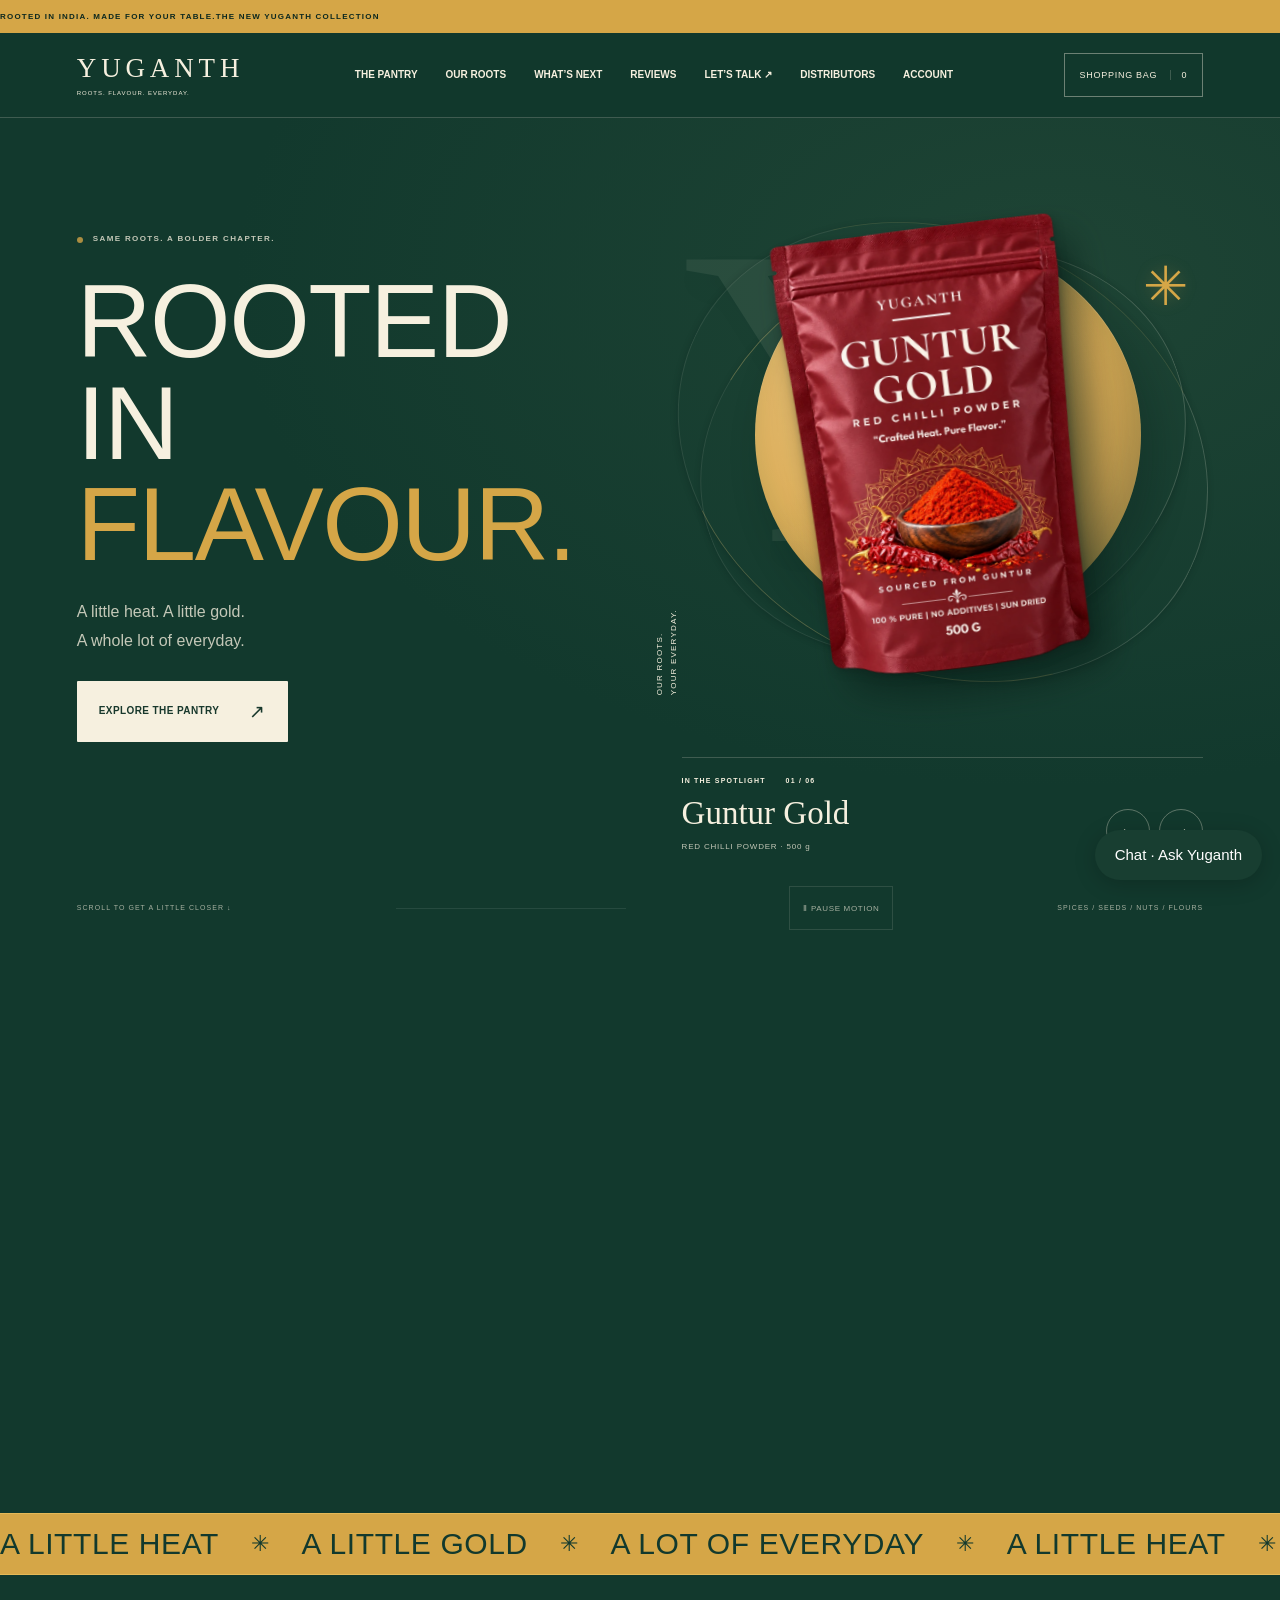
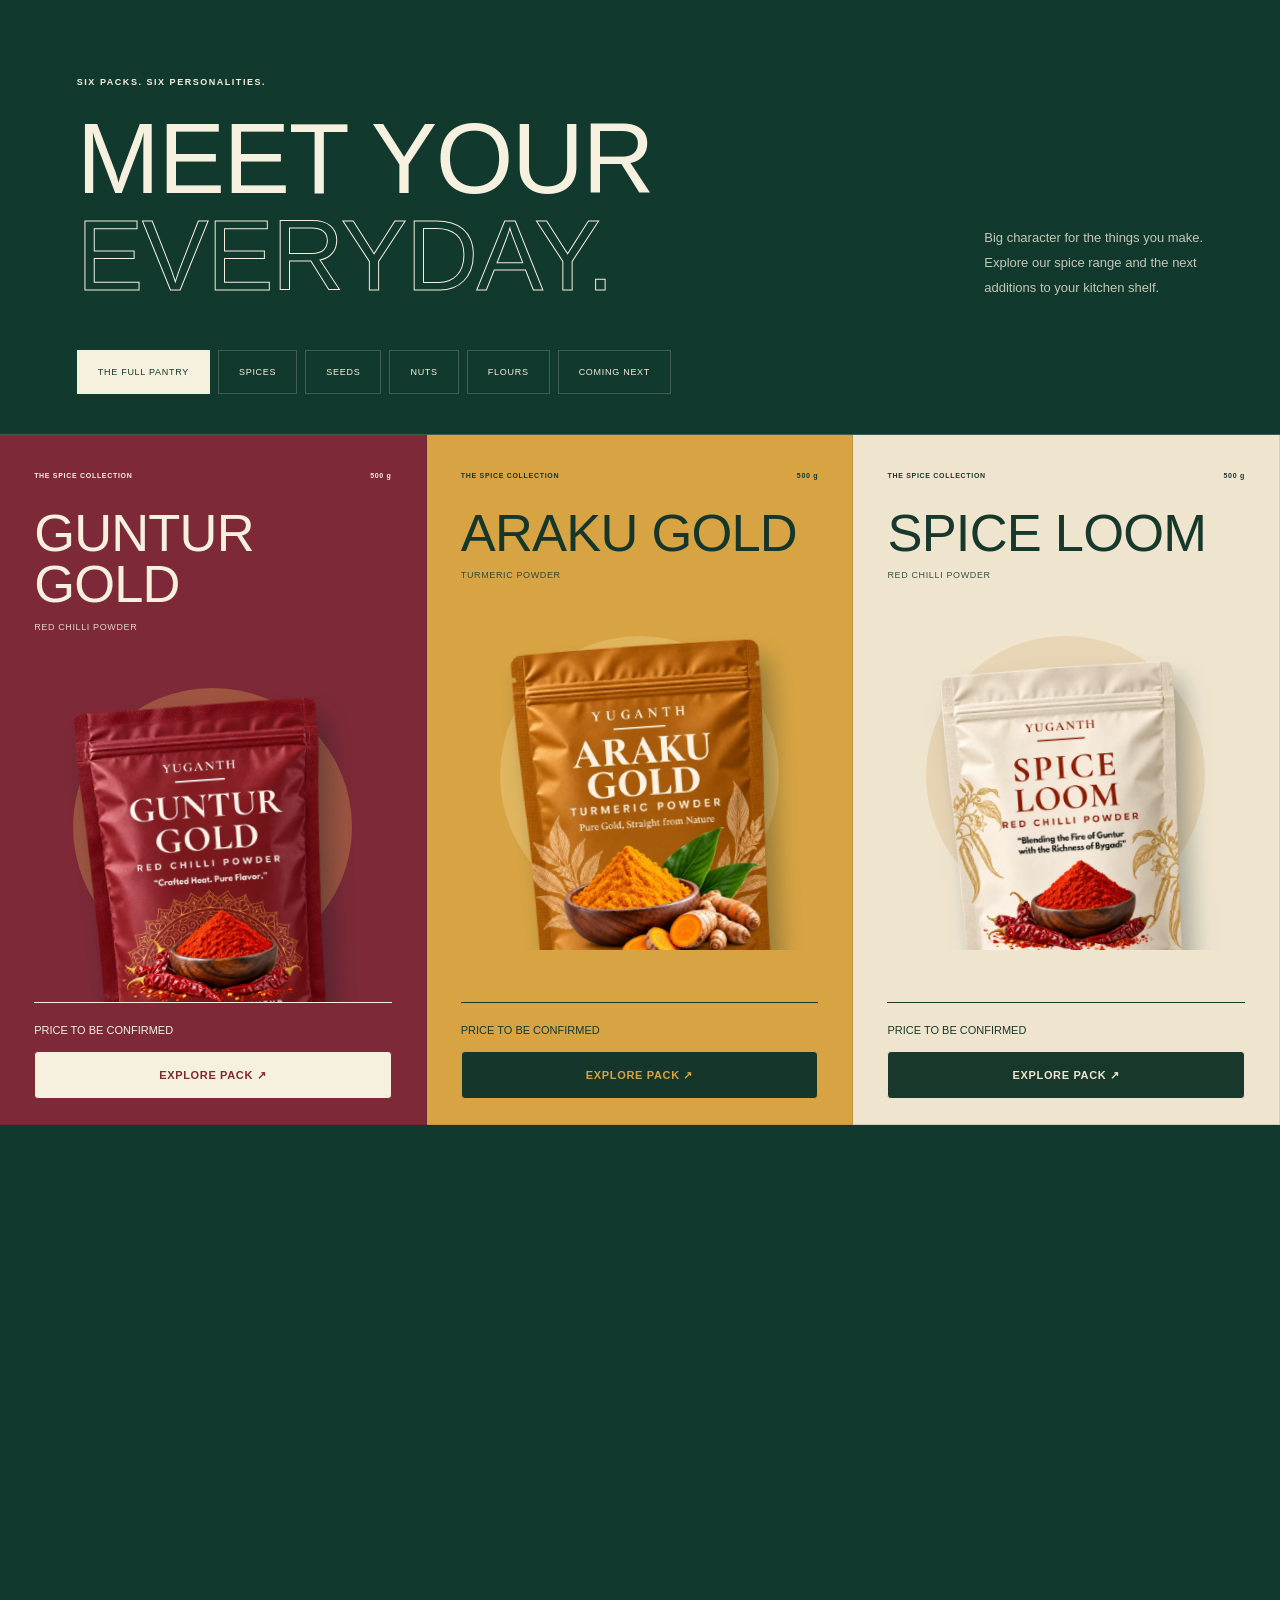
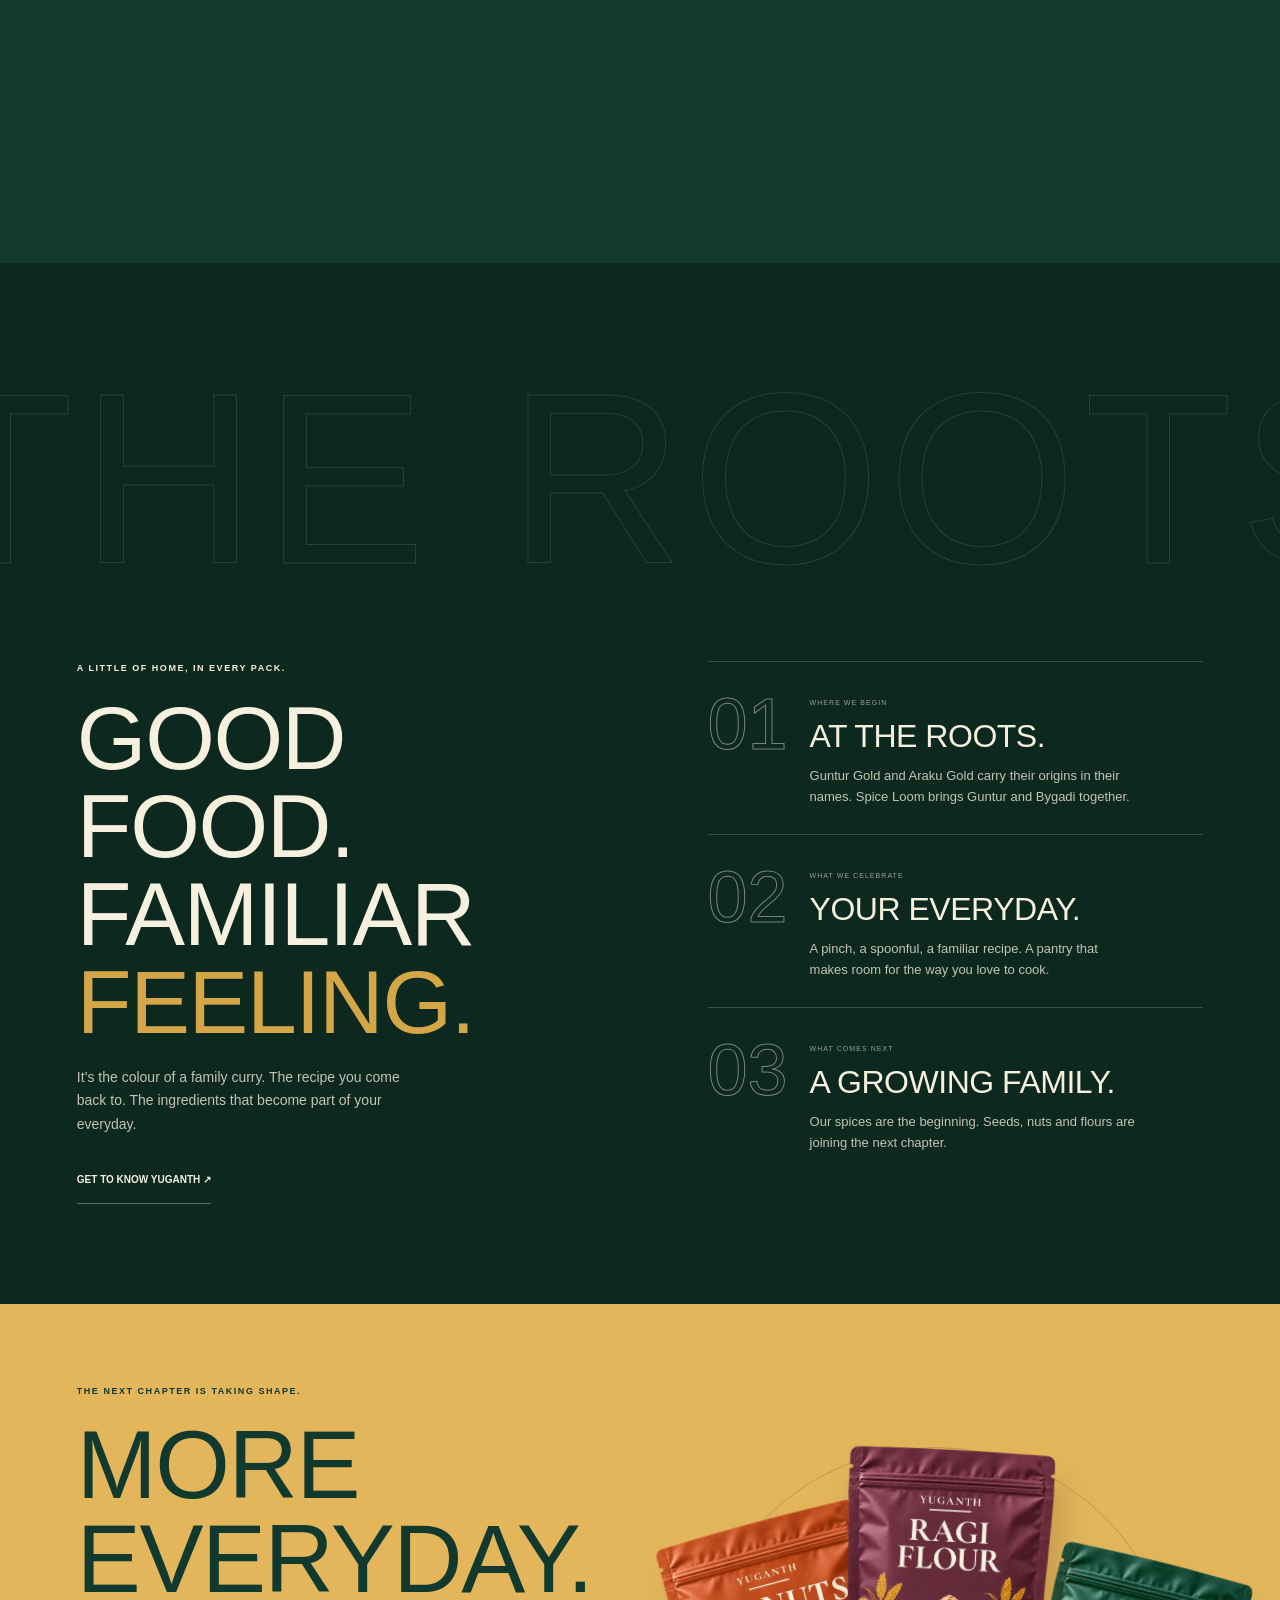
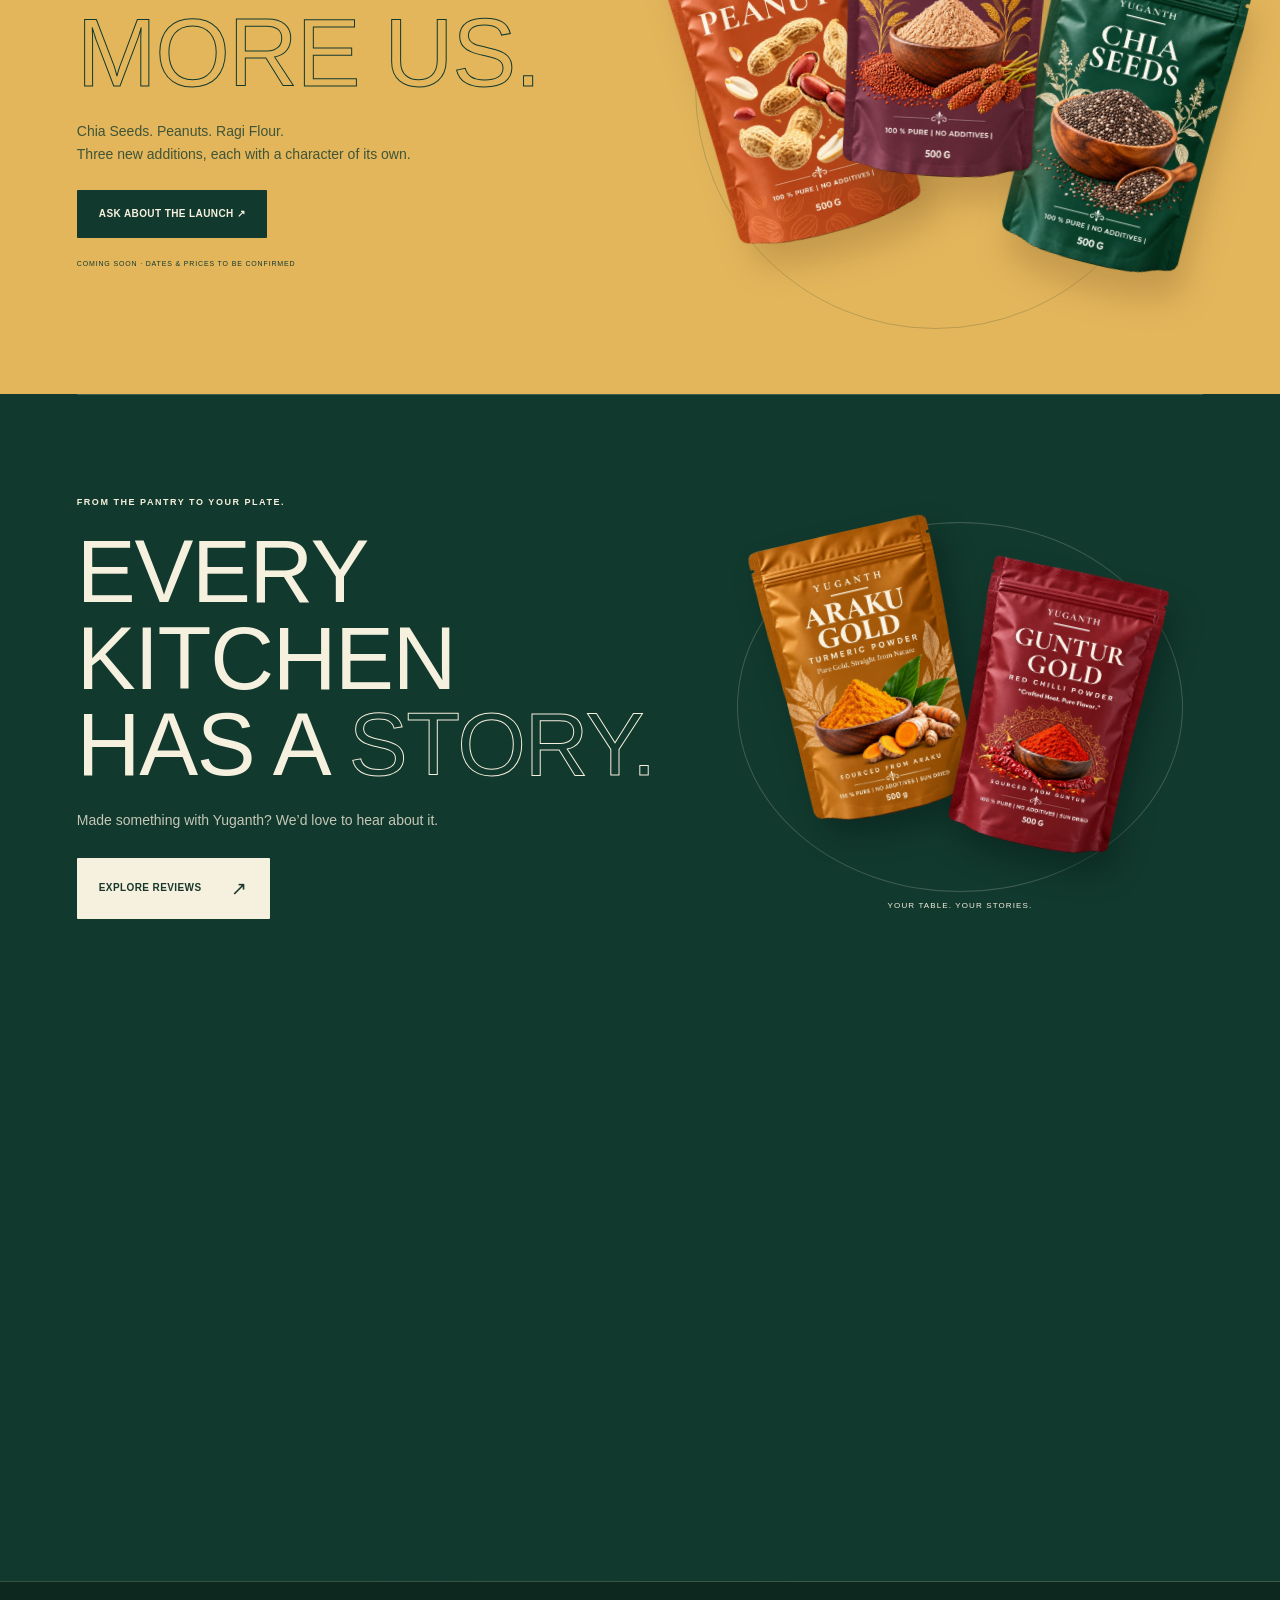
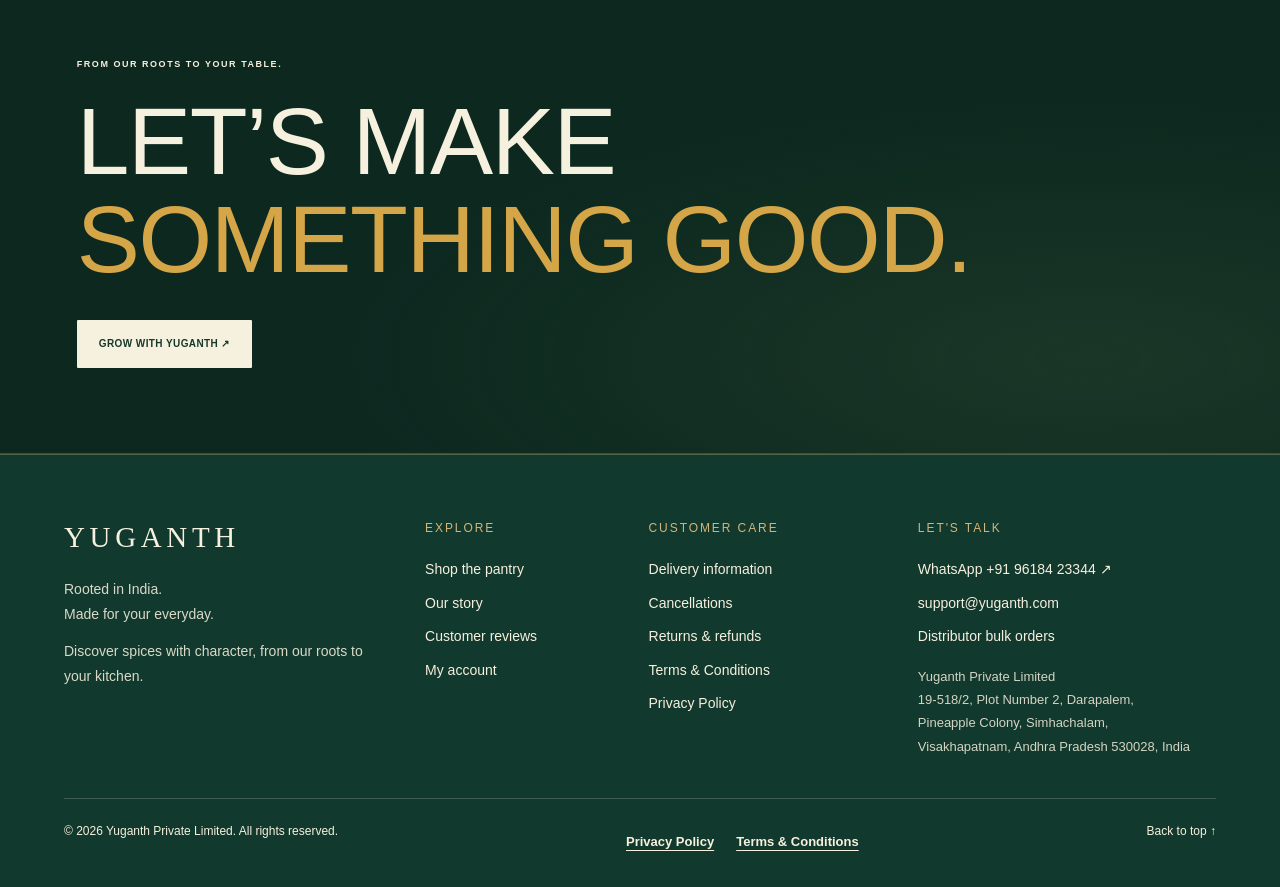
<file: public/index.html>
<!doctype html><html lang="en"><head><link rel="icon" type="image/svg+xml" href="/favicon.svg?v=20261105"><meta charset="utf-8"><meta name="viewport" content="width=device-width,initial-scale=1"><meta name="robots" content="index,follow"><meta name="theme-color" content="#12392d"><title>Yuganth · Rooted in flavour</title><link rel="stylesheet" href="assets/style.css?v=offers-profile-20261030"><style id="yuganth-refinements">:root{--y-forest:#12392d;--y-cream:#f6f0df;--y-gold:#d6b477}
.site-footer{display:block!important;width:100%;max-width:none!important;margin:0!important;padding:64px max(5vw,24px) 24px!important;background:var(--y-forest);color:var(--y-cream);border-top:1px solid #d6b47755;font:15px/1.75 Arial,sans-serif;text-align:left}
.site-footer .footer-grid{display:grid;grid-template-columns:1.4fr .8fr 1fr 1.3fr;gap:40px;max-width:1320px;margin:auto}
.site-footer h2{font:12px/1.5 Arial,sans-serif;letter-spacing:.16em;text-transform:uppercase;color:var(--y-gold);margin:0 0 20px}
.site-footer a{display:block;color:inherit;text-decoration:none;margin:9px 0;font-size:14px;letter-spacing:0;text-transform:none;overflow-wrap:anywhere}
.site-footer a:hover,.site-footer a:focus-visible{color:var(--y-gold);text-decoration:underline;text-underline-offset:5px}
.site-footer .footer-wordmark{font:29px/1.3 Georgia,serif;letter-spacing:.16em;margin:0 0 20px}
.site-footer p{font:14px/1.8 Arial,sans-serif;color:var(--y-cream);max-width:300px;margin:12px 0;opacity:.88}
.site-footer address{font:13px/1.8 Arial,sans-serif;font-style:normal;opacity:.85;margin-top:16px}
.site-footer .footer-bottom{display:flex;flex-direction:row;justify-content:space-between;gap:20px;flex-wrap:wrap;max-width:1320px;margin:40px auto 0;padding-top:22px;border-top:1px solid #f6f0df33;font:12px/1.7 Arial,sans-serif}
.site-footer .footer-bottom a{font-size:12px;margin:0}.site-footer .footer-grid section{min-width:0}
.guest-note{border:1px solid #12392d22;background:#e8eddf;padding:18px 22px;border-radius:8px}.checkout-account{flex-wrap:wrap}.checkout-account a{font-size:13px}
.purchase-consent{display:flex!important;align-items:flex-start;gap:12px;margin:22px 0!important;font:14px/1.65 Arial,sans-serif!important;text-transform:none!important;letter-spacing:0!important}
.purchase-consent input{width:19px!important;height:19px!important;min-height:19px!important;flex:0 0 19px;margin:4px 0 0!important;accent-color:var(--y-forest)}
.purchase-consent a{text-decoration:underline}.order-confirmation{padding:24px;border:1px solid #b9c7b3;border-radius:8px;background:#eef1e5;margin-top:24px;overflow-wrap:anywhere}.order-confirmation h2{font:28px/1.2 Georgia,serif}.order-confirmation a{display:inline-block;margin:12px 18px 0 0}.order-confirmation .order-reference{font:13px/1.8 monospace;user-select:all}
html{scroll-behavior:smooth;overflow-x:clip}a:focus-visible,button:focus-visible,input:focus-visible{outline:3px solid #bd9154;outline-offset:4px}
.product-card img{transition:transform .45s ease,filter .45s ease}.product-card:hover img{transform:translateY(-6px) scale(1.025);filter:drop-shadow(0 18px 20px #12392d22)}
.button,button{transition:background-color .2s ease,box-shadow .2s ease}.button:hover{box-shadow:0 8px 22px #102b211a}
.soft-reveal{animation:soft-arrive .65s ease both}.soft-reveal.is-visible{animation:soft-arrive .65s ease both}@keyframes soft-arrive{from{opacity:.5;transform:translateY(12px)}to{opacity:1;transform:none}}
.policy-page header{position:relative;overflow:hidden}.policy-page header:after{content:'';position:absolute;right:8%;top:-120px;width:320px;height:320px;border:1px solid #d6b47733;border-radius:50%;pointer-events:none}
.policy-page .policy-title{padding:20px 0 30px;border-bottom:1px solid #d8d0be;margin-bottom:36px}.policy-page .policy-title h1{max-width:780px}.policy-page main{max-width:1320px}
.policy-layout{display:grid;grid-template-columns:260px minmax(0,1fr);gap:64px;align-items:start}.policy-layout .toc{display:flex;flex-direction:column;position:sticky;top:24px;margin:0;padding:18px 0;gap:12px;max-height:85vh;overflow:auto;font-size:13px}.policy-content{min-width:0}.policy-content section:first-child h2{margin-top:0}.policy-content h2{padding-bottom:12px;border-bottom:1px solid #d6b47766}.policy-content p{font-size:17px;line-height:1.85}.policy-content .contact{border-left:3px solid #b18c50;padding:25px}.policy-page .meta{max-width:700px}
@media(max-width:950px){.site-footer .footer-grid{grid-template-columns:1fr 1fr;gap:32px}.policy-layout{grid-template-columns:1fr;gap:32px}.policy-layout .toc{position:static;max-height:none;display:grid;grid-template-columns:1fr 1fr}}
@media(max-width:560px){.site-footer{padding:44px 24px 24px!important}.site-footer .footer-grid{grid-template-columns:1fr;gap:28px}.site-footer h2{margin-bottom:10px}.site-footer p{max-width:none}.site-footer .footer-bottom{margin-top:28px;gap:10px}.policy-layout .toc{grid-template-columns:1fr}.policy-page .policy-title{padding-top:8px}.policy-content p{font-size:16px}}
@media(prefers-reduced-motion:reduce){html{scroll-behavior:auto}*,*:before,*:after{animation:none!important;transition:none!important}.soft-reveal{opacity:1;transform:none}.product-card:hover img{transform:none}}
@media print{.site-footer,.policy-layout .toc{display:none!important}.policy-layout{display:block}.policy-content p{font-size:11pt}.soft-reveal{animation:none;opacity:1;transform:none}}

.embedded-account .site-footer{display:none!important}
.site-footer .footer-legal{display:flex;flex-direction:row;flex-wrap:wrap;gap:10px 22px}.site-footer .footer-legal a{margin:0;font-size:13px;text-decoration:underline;text-underline-offset:4px}
</style><link rel="stylesheet" href="assets/hero-depth.css?v=3"></head><body>
<a class="skip" href="#range">Skip to the collection</a><div class="topline"><span>ROOTED IN INDIA. MADE FOR YOUR TABLE.</span><span>THE NEW YUGANTH COLLECTION</span></div>
<header><a href="#top" class="brand" aria-label="Yuganth home">YUGANTH<span>ROOTS. FLAVOUR. EVERYDAY.</span></a><nav aria-label="Main navigation" id="nav"><a href="#range">THE PANTRY</a><a href="#roots">OUR ROOTS</a><a href="#next">WHAT’S NEXT</a><a href="#reviews">REVIEWS</a><a href="#contact">LET’S TALK ↗</a><a href="distributor.html">DISTRIBUTORS</a><a href="account.html" data-account-popup>ACCOUNT</a></nav><div class="header-buttons"><button id="listOpen" class="list-button" aria-label="Open shopping bag">SHOPPING BAG <span id="listCount">0</span></button><button id="menu" class="menu-button" aria-controls="nav" aria-expanded="false" aria-label="Open menu">☰</button></div></header>
<main id="top"><section class="motion-area" aria-label="Yuganth product introduction"><div class="hero-scene"><div class="hero-grid"><div class="hero-copy"><p class="eyebrow"><i></i> SAME ROOTS. A BOLDER CHAPTER.</p><h1>ROOTED<br>IN <span>FLAVOUR.</span></h1><p class="hero-description">A little heat. A little gold.<br>A whole lot of everyday.</p><a class="button cream" href="#range">EXPLORE THE PANTRY <span>↗</span></a></div><div class="hero-art"><div class="orbit"></div><div class="orbit orbit-two"></div><span class="hero-disc"></span><span class="hero-back-word" aria-hidden="true">Y.</span><div id="heroTilt" class="hero-tilt"><img id="heroPack" src="assets/guntur-gold.webp" alt="Guntur Gold 500 g pack" width="800" height="1200" fetchpriority="high"></div><span class="art-note">OUR ROOTS.<br>YOUR EVERYDAY.</span><span class="art-plus" aria-hidden="true">✳</span></div><div class="hero-product"><div><span class="eyebrow">IN THE SPOTLIGHT <span id="heroIndex">01 / 06</span></span><h2 id="heroName">Guntur Gold</h2><p id="heroType">RED CHILLI POWDER · 500 g</p></div><div class="hero-controls"><button id="heroPrev" aria-label="Previous featured pack">←</button><button id="heroNext" aria-label="Next featured pack">→</button></div></div></div><div class="hero-bottom"><span>SCROLL TO GET A LITTLE CLOSER ↓</span><div class="scroll-line"><i id="scrollProgress"></i></div><button id="motionToggle" class="motion-toggle" aria-pressed="true">Ⅱ PAUSE MOTION</button><span>SPICES / SEEDS / NUTS / FLOURS</span></div></div></section>
<div class="moving-band" aria-label="Yuganth pantry categories"><div><span>A LITTLE HEAT</span><b>✳</b><span>A LITTLE GOLD</span><b>✳</b><span>A LOT OF EVERYDAY</span><b>✳</b><span>A LITTLE HEAT</span><b>✳</b><span>A LITTLE GOLD</span><b>✳</b><span>A LOT OF EVERYDAY</span><b>✳</b></div></div>
<section class="collection section" id="range"><div class="section-heading wrap"><div><span class="eyebrow">SIX PACKS. SIX PERSONALITIES.</span><h2 class="display">MEET YOUR<br><span class="outline">EVERYDAY.</span></h2></div><p>Big character for the things you make.<br>Explore our spice range and the next<br>additions to your kitchen shelf.</p></div><div class="filters wrap" id="filters" aria-label="Filter products"></div><div class="range-grid" id="productGrid"></div></section>
<section class="roots section" id="roots"><div class="roots-word" aria-hidden="true">THE ROOTS</div><div class="roots-grid wrap"><div class="roots-intro"><span class="eyebrow">A LITTLE OF HOME, IN EVERY PACK.</span><h2 class="display">GOOD FOOD.<br>FAMILIAR<br><span>FEELING.</span></h2><p>It’s the colour of a family curry. The recipe you come back to. The ingredients that become part of your everyday.</p><a href="mailto:business@yuganth.com" class="text-link">GET TO KNOW YUGANTH ↗</a></div><div class="roots-steps"><article><span class="step-no">01</span><div><span class="label">WHERE WE BEGIN</span><h3>AT THE ROOTS.</h3><p>Guntur Gold and Araku Gold carry their origins in their names. Spice Loom brings Guntur and Bygadi together.</p></div></article><article><span class="step-no">02</span><div><span class="label">WHAT WE CELEBRATE</span><h3>YOUR EVERYDAY.</h3><p>A pinch, a spoonful, a familiar recipe. A pantry that makes room for the way you love to cook.</p></div></article><article><span class="step-no">03</span><div><span class="label">WHAT COMES NEXT</span><h3>A GROWING FAMILY.</h3><p>Our spices are the beginning. Seeds, nuts and flours are joining the next chapter.</p></div></article></div></div></section>
<section class="next-section" id="next"><div class="next-copy"><span class="eyebrow">THE NEXT CHAPTER IS TAKING SHAPE.</span><h2 class="display">MORE<br>EVERYDAY.<br><span class="outline">MORE US.</span></h2><p>Chia Seeds. Peanuts. Ragi Flour.<br>Three new additions, each with a character of its own.</p><a href="mailto:Support@yuganth.com?subject=Yuganth%20new%20product%20launches" class="button dark">ASK ABOUT THE LAUNCH ↗</a><span class="next-note">COMING SOON · DATES & PRICES TO BE CONFIRMED</span></div><div class="next-art"><span class="next-circle"></span><img class="next-one" src="assets/peanuts.webp" alt="Peanuts — coming soon" width="800" height="1200" loading="lazy"><img class="next-two" src="assets/ragi-flour.webp" alt="Ragi Flour — coming soon" width="800" height="1200" loading="lazy"><img class="next-three" src="assets/chia-seeds.webp" alt="Chia Seeds — coming soon" width="800" height="1200" loading="lazy"></div></section>
<section class="review-teaser section wrap" id="reviewTeaser"><div><span class="eyebrow">FROM THE PANTRY TO YOUR PLATE.</span><h2 class="display">EVERY KITCHEN<br>HAS A <span class="outline">STORY.</span></h2><p>Made something with Yuganth? We’d love to hear about it.</p><a class="button cream" href="#reviews">EXPLORE REVIEWS <span>↗</span></a></div><div class="teaser-packs"><span class="teaser-ring"></span><img src="assets/araku-gold.webp" alt="Araku Gold pack" width="800" height="1200" loading="lazy"><img src="assets/guntur-gold.webp" alt="Guntur Gold pack" width="800" height="1200" loading="lazy"><span>YOUR TABLE. YOUR STORIES.</span></div></section><section class="questions section wrap"><div><span class="eyebrow">A FEW THINGS YOU MIGHT BE WONDERING.</span><h2 class="display">GOOD<br><span class="outline">QUESTIONS.</span></h2></div><div><details open><summary>WHAT’S IN THE NEW COLLECTION?</summary><p>Guntur Gold and Spice Loom red chilli powders, Araku Gold turmeric powder, Chia Seeds, Peanuts and Ragi Flour. All supplied new pack designs show 500 g.</p></details><details><summary>WHICH PRODUCTS ARE COMING NEXT?</summary><p>Chia Seeds, Peanuts and Ragi Flour are shown as coming soon in this concept. Launch dates, prices and final availability are still to be confirmed.</p></details><details><summary>HOW DO I PLACE AN ORDER?</summary><p>Choose a launched pack with a confirmed price and available stock, then open your shopping bag. Checkout opens once the store’s payment and delivery setup is ready.</p></details><details><summary>HOW CAN I CONTACT YUGANTH?</summary><p>Email <a href="mailto:Support@yuganth.com">Support@yuganth.com</a> for product enquiries or <a href="mailto:business@yuganth.com">business@yuganth.com</a> for distribution and retail.</p></details></div></section>
<section class="contact" id="contact"><div class="wrap"><span class="eyebrow">FROM OUR ROOTS TO YOUR TABLE.</span><h2>LET’S MAKE<br><em>SOMETHING GOOD.</em></h2><a class="button cream" href="mailto:business@yuganth.com">GROW WITH YUGANTH ↗</a></div></section><section id="reviewsPage" hidden><div class="reviews-hero wrap section"><a class="review-back" href="#top">← BACK TO THE PANTRY</a><span class="eyebrow">A LITTLE OF HOME. A LOT TO SHARE.</span><h1>YOUR TABLE.<br><span class="outline">YOUR STORIES.</span></h1><div class="reviews-intro"><p>The dishes you make. The packs you reach for.<br>A space for honest experiences with Yuganth.</p><button class="button cream" id="writeReview">WRITE A REVIEW <span>↗</span></button></div><div class="reviews-hero-bottom"><span id="publishedCount">NO CUSTOMER REVIEWS PUBLISHED YET</span><span>GOOD FOOD STARTS A CONVERSATION.</span></div></div><div class="review-body section"><div class="wrap"><div class="review-toolbar"><h2>CUSTOMER REVIEWS</h2><div><label for="reviewProductFilter">Product<select id="reviewProductFilter"><option value="all">All products</option></select></label><label for="reviewRatingFilter">Rating<select id="reviewRatingFilter"><option value="all">All ratings</option><option value="5">5 stars</option><option value="4">4 stars</option><option value="3">3 stars</option><option value="2">2 stars</option><option value="1">1 star</option></select></label></div></div><div id="publishedReviews" aria-live="polite"></div><section class="draft-section" id="draftSection" hidden><span class="eyebrow">ONLY VISIBLE IN THIS BROWSER</span><h2>YOUR REVIEW DRAFT</h2><div id="draftCard"></div></section></div></div><div class="review-invitation wrap section"><span class="eyebrow">A PINCH, A PLATE, A FAVOURITE RECIPE.</span><h2 class="display">TELL US<br><span class="outline">WHAT YOU MADE.</span></h2><p>Your honest experience can help someone find their next pantry favourite.</p><button class="button cream" id="writeReviewBottom">START YOUR REVIEW ↗</button></div></section></main><footer class="site-footer"><div class="footer-grid"><section><a class="footer-wordmark" href="index.html">YUGANTH</a><p>Rooted in India.<br>Made for your everyday.</p><p>Discover spices with character, from our roots to your kitchen.</p></section><section><h2>Explore</h2><a href="index.html#range">Shop the pantry</a><a href="index.html#roots">Our story</a><a href="index.html#reviews">Customer reviews</a><a href="account.html">My account</a></section><section><h2>Customer care</h2><a href="terms-and-conditions.html#section-6">Delivery information</a><a href="terms-and-conditions.html#section-7">Cancellations</a><a href="terms-and-conditions.html#section-8">Returns &amp; refunds</a><a href="terms-and-conditions.html">Terms &amp; Conditions</a><a href="privacy-policy.html">Privacy Policy</a></section><section><h2>Let's talk</h2><a href="https://wa.me/919618423344" target="_blank" rel="noopener">WhatsApp +91 96184 23344 ↗</a><a href="mailto:support@yuganth.com">support@yuganth.com</a><a href="distributor.html">Distributor bulk orders</a><address>Yuganth Private Limited<br>19-518/2, Plot Number 2, Darapalem,<br>Pineapple Colony, Simhachalam,<br>Visakhapatnam, Andhra Pradesh 530028, India</address></section></div><div class="footer-bottom"><span>© 2026 Yuganth Private Limited. All rights reserved.</span><nav class="footer-legal" aria-label="Legal policies"><a href="privacy-policy.html">Privacy Policy</a><a href="terms-and-conditions.html">Terms &amp; Conditions</a></nav><a href="#top">Back to top ↑</a></div></footer>

<dialog id="productDialog" aria-labelledby="dialogName"><button class="close" data-close aria-label="Close product details">×</button><div id="productDetails"></div></dialog><dialog id="listDialog" class="list-dialog" aria-labelledby="listTitle"><button class="close" data-close aria-label="Close pantry list">×</button><span class="eyebrow">YOUR YUGANTH BAG</span><h2 id="listTitle">A LITTLE<br>OF EVERYTHING.</h2><p>Review your packs before checkout.</p><div id="listItems"></div><button class="button dark" data-close>KEEP EXPLORING ↗</button></dialog><dialog id="reviewDialog" class="review-dialog" aria-labelledby="reviewDialogTitle"><button class="close" data-close aria-label="Close review form">×</button><span class="eyebrow">FROM YOUR KITCHEN, WITH CHARACTER.</span><h2 id="reviewDialogTitle">SHARE YOUR<br>YUGANTH STORY.</h2><p class="review-disclosure">Sign in to submit a review. Reviews appear after moderation. You can also save a private draft.</p><form id="reviewForm"><label for="reviewProduct">Which product?</label><select id="reviewProduct" name="product" required></select><fieldset class="rating-picker"><legend>Your rating</legend><div><label for="rating1"><input id="rating1" type="radio" name="rating" value="1" required><span>1 ★</span></label><label for="rating2"><input id="rating2" type="radio" name="rating" value="2" required><span>2 ★</span></label><label for="rating3"><input id="rating3" type="radio" name="rating" value="3" required><span>3 ★</span></label><label for="rating4"><input id="rating4" type="radio" name="rating" value="4" required><span>4 ★</span></label><label for="rating5"><input id="rating5" type="radio" name="rating" value="5" required><span>5 ★</span></label></div></fieldset><label for="reviewName">Display name</label><input id="reviewName" name="name" maxlength="80" autocomplete="nickname" placeholder="How should your name appear?" required><label for="reviewTitle">Review title</label><input id="reviewTitle" name="title" maxlength="100" placeholder="Give your experience a headline" required><label for="reviewText">Your experience</label><textarea id="reviewText" name="text" minlength="15" maxlength="1500" rows="5" placeholder="What did you make? How was the flavour?" required></textarea><p class="review-disclosure">Please avoid private details such as addresses, phone numbers or order numbers.</p><button class="button dark" type="submit">SAVE PRIVATE DRAFT ↗</button><button class="button dark" type="button" id="submitReview">SUBMIT FOR MODERATION ↗</button><a href="account.html">Sign in / create an account</a></form><p id="reviewFormMessage" role="status"></p></dialog><div class="toast" id="toast" role="status" aria-live="polite"></div><script src="assets/api.js?v=upload-feedback-20261029"></script><script src="assets/cart.js"></script><script src="assets/app.js?v=single-gallery-20261029"></script><script src="assets/catalog-api.js?v=offers-profile-20261030"></script><script src="assets/auth-popup.js?v=compact-20261030"></script><script src="assets/assistant.js?v=20261029"></script><script src="assets/refinements.js?v=20261103"></script></body></html>
</file>
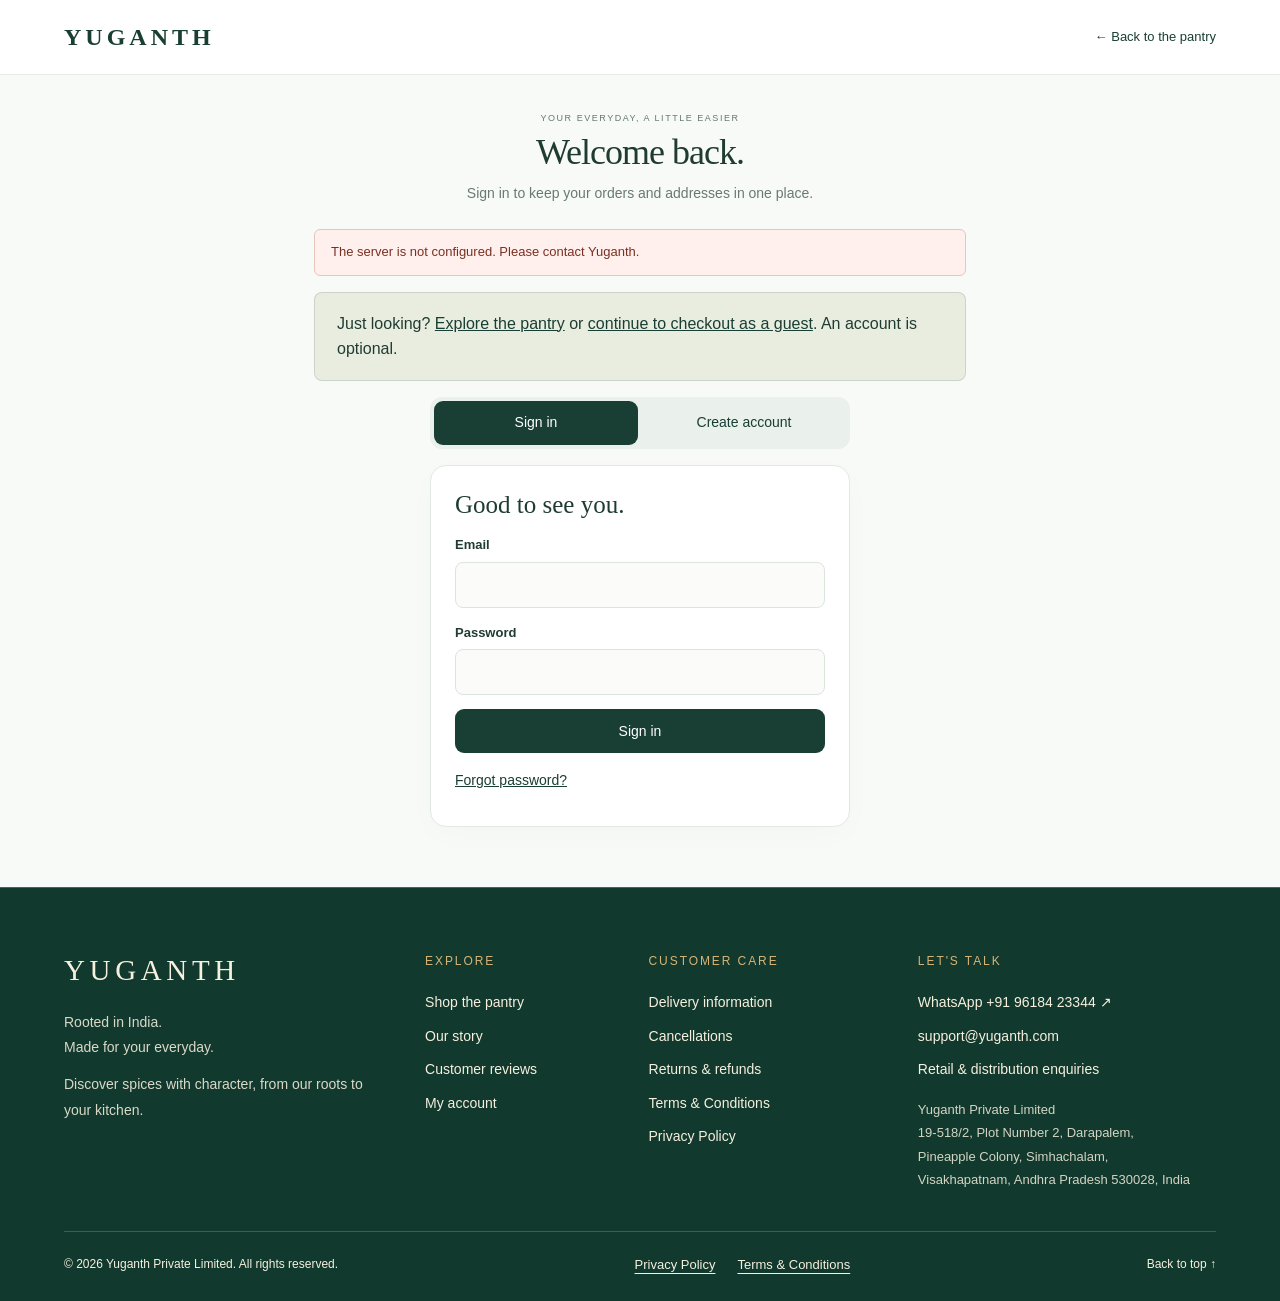
<file: public/account.html>
<!doctype html>
<html lang="en"><head><link rel="icon" type="image/svg+xml" href="/favicon.svg?v=20261105"><meta charset="utf-8"><meta name="viewport" content="width=device-width,initial-scale=1"><meta name="robots" content="noindex"><meta name="theme-color" content="#193e33"><title>Your account · Yuganth</title><link rel="stylesheet" href="assets/commerce.css?v=offers-profile-20261030"><link rel="stylesheet" href="assets/account.css?v=offers-profile-20261030"><style id="yuganth-refinements">:root{--y-forest:#12392d;--y-cream:#f6f0df;--y-gold:#d6b477}
.site-footer{display:block!important;width:100%;max-width:none!important;margin:0!important;padding:64px max(5vw,24px) 24px!important;background:var(--y-forest);color:var(--y-cream);border-top:1px solid #d6b47755;font:15px/1.75 Arial,sans-serif;text-align:left}
.site-footer .footer-grid{display:grid;grid-template-columns:1.4fr .8fr 1fr 1.3fr;gap:40px;max-width:1320px;margin:auto}
.site-footer h2{font:12px/1.5 Arial,sans-serif;letter-spacing:.16em;text-transform:uppercase;color:var(--y-gold);margin:0 0 20px}
.site-footer a{display:block;color:inherit;text-decoration:none;margin:9px 0;font-size:14px;letter-spacing:0;text-transform:none;overflow-wrap:anywhere}
.site-footer a:hover,.site-footer a:focus-visible{color:var(--y-gold);text-decoration:underline;text-underline-offset:5px}
.site-footer .footer-wordmark{font:29px/1.3 Georgia,serif;letter-spacing:.16em;margin:0 0 20px}
.site-footer p{font:14px/1.8 Arial,sans-serif;color:var(--y-cream);max-width:300px;margin:12px 0;opacity:.88}
.site-footer address{font:13px/1.8 Arial,sans-serif;font-style:normal;opacity:.85;margin-top:16px}
.site-footer .footer-bottom{display:flex;flex-direction:row;justify-content:space-between;gap:20px;flex-wrap:wrap;max-width:1320px;margin:40px auto 0;padding-top:22px;border-top:1px solid #f6f0df33;font:12px/1.7 Arial,sans-serif}
.site-footer .footer-bottom a{font-size:12px;margin:0}.site-footer .footer-grid section{min-width:0}
.guest-note{border:1px solid #12392d22;background:#e8eddf;padding:18px 22px;border-radius:8px}.checkout-account{flex-wrap:wrap}.checkout-account a{font-size:13px}
.purchase-consent{display:flex!important;align-items:flex-start;gap:12px;margin:22px 0!important;font:14px/1.65 Arial,sans-serif!important;text-transform:none!important;letter-spacing:0!important}
.purchase-consent input{width:19px!important;height:19px!important;min-height:19px!important;flex:0 0 19px;margin:4px 0 0!important;accent-color:var(--y-forest)}
.purchase-consent a{text-decoration:underline}.order-confirmation{padding:24px;border:1px solid #b9c7b3;border-radius:8px;background:#eef1e5;margin-top:24px;overflow-wrap:anywhere}.order-confirmation h2{font:28px/1.2 Georgia,serif}.order-confirmation a{display:inline-block;margin:12px 18px 0 0}.order-confirmation .order-reference{font:13px/1.8 monospace;user-select:all}
html{scroll-behavior:smooth;overflow-x:clip}a:focus-visible,button:focus-visible,input:focus-visible{outline:3px solid #bd9154;outline-offset:4px}
.product-card img{transition:transform .45s ease,filter .45s ease}.product-card:hover img{transform:translateY(-6px) scale(1.025);filter:drop-shadow(0 18px 20px #12392d22)}
.button,button{transition:background-color .2s ease,box-shadow .2s ease}.button:hover{box-shadow:0 8px 22px #102b211a}
.soft-reveal{animation:soft-arrive .65s ease both}.soft-reveal.is-visible{animation:soft-arrive .65s ease both}@keyframes soft-arrive{from{opacity:.5;transform:translateY(12px)}to{opacity:1;transform:none}}
.policy-page header{position:relative;overflow:hidden}.policy-page header:after{content:'';position:absolute;right:8%;top:-120px;width:320px;height:320px;border:1px solid #d6b47733;border-radius:50%;pointer-events:none}
.policy-page .policy-title{padding:20px 0 30px;border-bottom:1px solid #d8d0be;margin-bottom:36px}.policy-page .policy-title h1{max-width:780px}.policy-page main{max-width:1320px}
.policy-layout{display:grid;grid-template-columns:260px minmax(0,1fr);gap:64px;align-items:start}.policy-layout .toc{display:flex;flex-direction:column;position:sticky;top:24px;margin:0;padding:18px 0;gap:12px;max-height:85vh;overflow:auto;font-size:13px}.policy-content{min-width:0}.policy-content section:first-child h2{margin-top:0}.policy-content h2{padding-bottom:12px;border-bottom:1px solid #d6b47766}.policy-content p{font-size:17px;line-height:1.85}.policy-content .contact{border-left:3px solid #b18c50;padding:25px}.policy-page .meta{max-width:700px}
@media(max-width:950px){.site-footer .footer-grid{grid-template-columns:1fr 1fr;gap:32px}.policy-layout{grid-template-columns:1fr;gap:32px}.policy-layout .toc{position:static;max-height:none;display:grid;grid-template-columns:1fr 1fr}}
@media(max-width:560px){.site-footer{padding:44px 24px 24px!important}.site-footer .footer-grid{grid-template-columns:1fr;gap:28px}.site-footer h2{margin-bottom:10px}.site-footer p{max-width:none}.site-footer .footer-bottom{margin-top:28px;gap:10px}.policy-layout .toc{grid-template-columns:1fr}.policy-page .policy-title{padding-top:8px}.policy-content p{font-size:16px}}
@media(prefers-reduced-motion:reduce){html{scroll-behavior:auto}*,*:before,*:after{animation:none!important;transition:none!important}.soft-reveal{opacity:1;transform:none}.product-card:hover img{transform:none}}
@media print{.site-footer,.policy-layout .toc{display:none!important}.policy-layout{display:block}.policy-content p{font-size:11pt}.soft-reveal{animation:none;opacity:1;transform:none}}

.embedded-account .site-footer{display:none!important}
.site-footer .footer-legal{display:flex;flex-direction:row;flex-wrap:wrap;gap:10px 22px}.site-footer .footer-legal a{margin:0;font-size:13px;text-decoration:underline;text-underline-offset:4px}
</style></head>
<body id="top" class="commerce-page account-page">
<header class="commerce-header"><a class="commerce-brand" href="index.html" target="_top">YUGANTH</a><a href="index.html" target="_top">← Back to the pantry</a></header>
<main class="commerce-main"><div class="account-heading"><p class="account-eyebrow">YOUR EVERYDAY, A LITTLE EASIER</p><h1 id="accountTitle">Welcome back.</h1><p id="accountIntro">Sign in to keep your orders and addresses in one place.</p></div><p id="message" class="commerce-message" role="status" aria-live="polite"></p>
<p class="guest-note">Just looking? <a href="index.html#range" target="_top">Explore the pantry</a> or <a href="checkout.html" target="_top">continue to checkout as a guest</a>. An account is optional.</p><div id="auth" class="auth-shell"><div class="auth-tabs" role="tablist" aria-label="Your account"><button type="button" id="signInTab" role="tab" aria-selected="true" aria-controls="signInPanel">Sign in</button><button type="button" id="signUpTab" role="tab" aria-selected="false" aria-controls="signUpPanel" tabindex="-1">Create account</button></div>
<section id="signInPanel" role="tabpanel" aria-labelledby="signInTab" class="commerce-panel"><h2>Good to see you.</h2><form id="login"><label for="loginEmail">Email</label><input id="loginEmail" name="email" type="email" autocomplete="username" required><label for="loginPassword">Password</label><input id="loginPassword" name="password" type="password" autocomplete="current-password" minlength="12" maxlength="72" required><button>Sign in</button></form><button type="button" id="forgot">Forgot password?</button></section>
<section id="signUpPanel" role="tabpanel" aria-labelledby="signUpTab" class="commerce-panel" hidden><h2>Make yourself at home.</h2><form id="register"><label for="registerName">Name</label><input id="registerName" name="name" autocomplete="name" maxlength="120" required><label for="registerEmail">Email</label><input id="registerEmail" name="email" type="email" autocomplete="email" required><label for="registerPassword">Password</label><input id="registerPassword" name="password" type="password" autocomplete="new-password" minlength="12" maxlength="72" aria-describedby="passwordHelp" required><p class="small" id="passwordHelp">Use at least 12 characters.</p><button>Create account</button></form></section></div>
<form id="reset" class="commerce-panel" hidden><h2>A fresh start.</h2><label for="newPassword">New password</label><input id="newPassword" name="password" type="password" autocomplete="new-password" minlength="12" maxlength="72" required><p class="small">Use at least 12 characters.</p><button>Save new password</button></form>
<section id="profile" hidden><nav class="account-nav" role="tablist" aria-label="Account sections"><button type="button" id="profileTab" role="tab" data-account-view="profile" aria-controls="profileSection" aria-selected="true">Profile</button><button type="button" id="ordersTab" role="tab" data-account-view="orders" aria-controls="ordersSection" aria-selected="false" tabindex="-1">Orders</button><button type="button" id="addressesTab" role="tab" data-account-view="addresses" aria-controls="addressesSection" aria-selected="false" tabindex="-1">Addresses</button></nav>
<section id="profileSection" class="account-card" role="tabpanel" aria-labelledby="profileTab"><h2 id="greeting"></h2><p id="profileEmail" class="profile-email"></p><button type="button" id="editProfile" class="quiet-button" aria-expanded="false">Edit profile</button>
<form id="profileForm" hidden><label for="firstName">First name</label><input id="firstName" name="first_name" maxlength="60" autocomplete="given-name" required><label for="lastName">Last name</label><input id="lastName" name="last_name" maxlength="60" autocomplete="family-name"><label for="profilePhone">Mobile number</label><input id="profilePhone" name="phone" type="tel" inputmode="numeric" autocomplete="tel-national" pattern="[6-9][0-9]{9}" maxlength="10" required><p class="small">Your email address stays unchanged.</p><button>Save changes</button><button type="button" id="cancelProfile" class="quiet-button">Cancel</button></form><a id="adminLink" class="account-admin" href="admin.html" target="_top" hidden>Store administration ↗</a><div class="profile-actions"><a href="index.html" target="_top" class="button">Continue shopping ↗</a><button type="button" id="logout" class="quiet-button">Sign out</button></div></section>
<section class="account-card" id="ordersSection" role="tabpanel" aria-labelledby="ordersTab" hidden><div class="account-section-heading"><h2>Your orders</h2><a href="index.html#range" target="_top">Shop the pantry ↗</a></div><div id="orders"></div></section>
<section class="account-card" id="addressesSection" role="tabpanel" aria-labelledby="addressesTab" hidden><div class="account-section-heading"><h2>Saved addresses</h2><button type="button" id="addAddress" class="quiet-button" aria-expanded="false" aria-controls="addressForm">+ Add address</button></div><div id="addresses"></div>
<form id="addressForm" hidden><h3>Add a delivery address</h3><div class="form-grid"><div><label for="addressName">Recipient name *</label><input id="addressName" name="name" autocomplete="name" maxlength="120" required></div><div><label for="addressPhone">Mobile number *</label><div class="phone-input"><span aria-hidden="true">+91</span><input id="addressPhone" name="phone" type="tel" autocomplete="tel-national" inputmode="numeric" pattern="[6-9][0-9]{9}" minlength="10" maxlength="10" aria-describedby="phoneHelp" required></div></div></div><p id="phoneHelp" class="small">Required: a 10-digit Indian mobile number for delivery contact.</p><label for="addressLine1">House / flat and street *</label><input id="addressLine1" name="line1" autocomplete="address-line1" maxlength="200" required><label for="addressLine2">Area / landmark (optional)</label><input id="addressLine2" name="line2" autocomplete="address-line2" maxlength="200"><div class="form-grid"><div><label for="addressCity">City *</label><input id="addressCity" name="city" autocomplete="address-level2" maxlength="100" required></div><div><label for="addressState">State *</label><input id="addressState" name="state" autocomplete="address-level1" maxlength="100" required></div></div><label for="addressPincode">PIN code *</label><input id="addressPincode" name="pincode" autocomplete="postal-code" inputmode="numeric" pattern="[1-9][0-9]{5}" maxlength="6" required><div class="address-actions"><button>Save address</button><button type="button" id="cancelAddress" class="quiet-button">Cancel</button></div></form></section></section>
</main><footer class="site-footer"><div class="footer-grid"><section><a class="footer-wordmark" href="index.html" target="_top">YUGANTH</a><p>Rooted in India.<br>Made for your everyday.</p><p>Discover spices with character, from our roots to your kitchen.</p></section><section><h2>Explore</h2><a href="index.html#range" target="_top">Shop the pantry</a><a href="index.html#roots" target="_top">Our story</a><a href="index.html#reviews" target="_top">Customer reviews</a><a href="account.html">My account</a></section><section><h2>Customer care</h2><a href="terms-and-conditions.html#section-6">Delivery information</a><a href="terms-and-conditions.html#section-7">Cancellations</a><a href="terms-and-conditions.html#section-8">Returns &amp; refunds</a><a href="terms-and-conditions.html">Terms &amp; Conditions</a><a href="privacy-policy.html">Privacy Policy</a></section><section><h2>Let's talk</h2><a href="https://wa.me/919618423344" target="_blank" rel="noopener">WhatsApp +91 96184 23344 ↗</a><a href="mailto:support@yuganth.com">support@yuganth.com</a><a href="mailto:business@yuganth.com">Retail &amp; distribution enquiries</a><address>Yuganth Private Limited<br>19-518/2, Plot Number 2, Darapalem,<br>Pineapple Colony, Simhachalam,<br>Visakhapatnam, Andhra Pradesh 530028, India</address></section></div><div class="footer-bottom"><span>© 2026 Yuganth Private Limited. All rights reserved.</span><nav class="footer-legal" aria-label="Legal policies"><a href="privacy-policy.html">Privacy Policy</a><a href="terms-and-conditions.html">Terms &amp; Conditions</a></nav><a href="#top">Back to top ↑</a></div></footer>
<script>
// Close the containing account dialog before navigating, including same-page pantry anchors.
document.addEventListener('click',function(event){
  const link=event.target.closest('a[target="_top"]');
  if(link&&!event.defaultPrevented&&event.button===0&&!event.ctrlKey&&!event.metaKey&&!event.shiftKey&&!event.altKey&&window!==window.top){
    window.frameElement?.closest('dialog')?.close();
  }
});
</script>
<script src="assets/api.js?v=upload-feedback-20261029"></script><script src="assets/account.js?v=offers-profile-20261030"></script><script src="assets/refinements.js?v=20261103"></script></body></html>
</file>
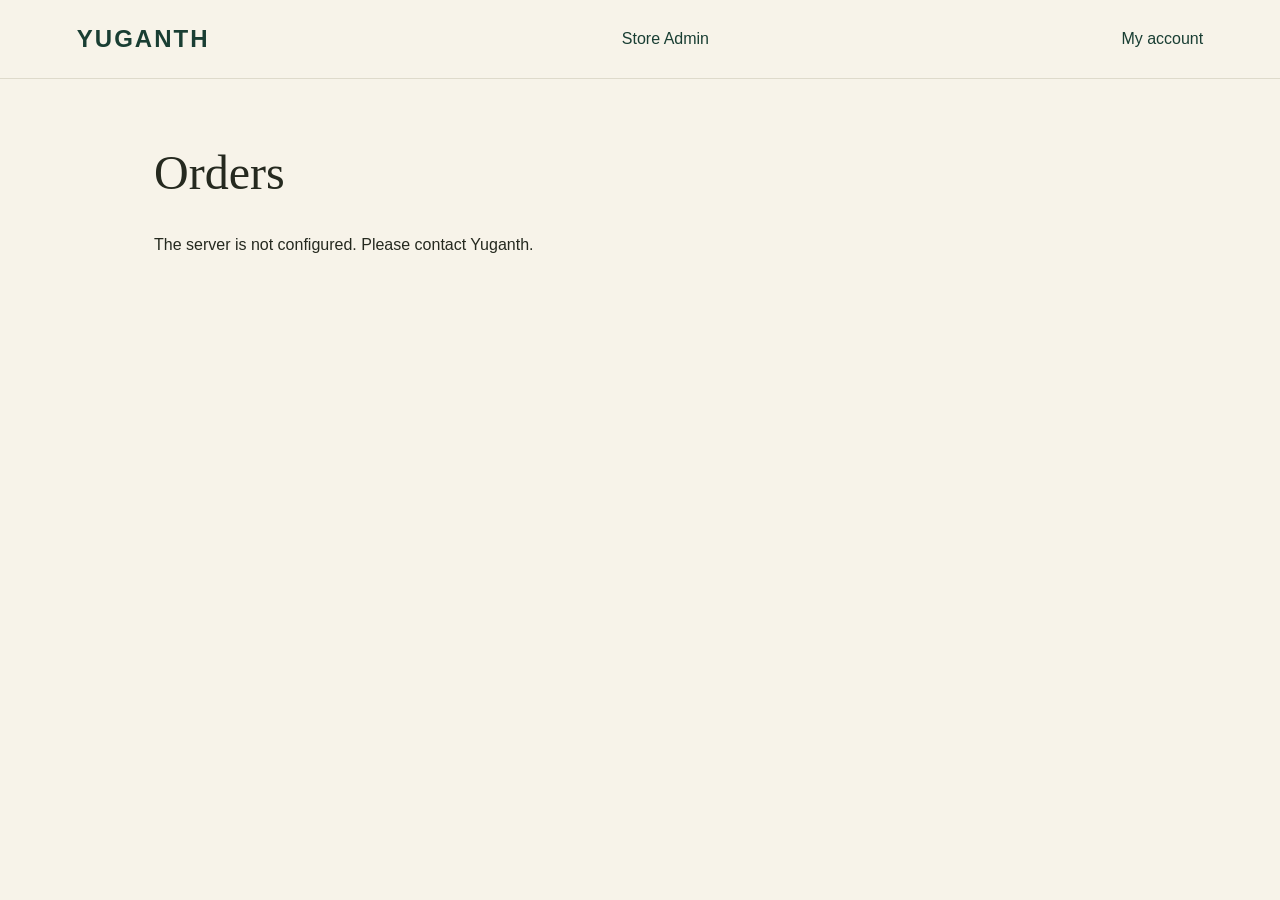
<file: public/admin-orders.html>
<!doctype html>
<html lang="en"><head><meta charset="utf-8"><meta name="viewport" content="width=device-width,initial-scale=1"><meta name="robots" content="noindex">
<title>Orders · Yuganth Admin</title><link rel="icon" href="favicon.svg" type="image/svg+xml"><link rel="stylesheet" href="assets/commerce.css"><link rel="stylesheet" href="assets/distributor.css?v=orders-1">
<script defer src="assets/api.js"></script><script defer src="assets/distributor.js?v=transfer-2"></script>
</head><body class="commerce-page"><header class="commerce-header"><a class="commerce-brand" href="index.html">YUGANTH</a><a href="admin.html">Store Admin</a><a href="account.html">My account</a></header>
<main class="commerce-main" id="ordersAdmin"><h1>Orders</h1><p id="bulkAdminStatus" role="status" aria-live="polite">Checking administrator access…</p>
<section class="commerce-panel" id="orderWorkspace" hidden>
<div class="form-grid"><div><label for="orderType">Order type</label><select id="orderType"><option value="normal">Normal orders</option><option value="bulk">Bulk orders</option></select></div>
<div><label for="orderStatus">Status</label><select id="orderStatus"><option value="">All statuses</option><option value="awaiting_transfer">Awaiting bank transfer</option><option value="pending_payment">Pending payment</option><option value="processing">Paid</option><option value="review">Awaiting phone quote confirmation</option><option value="accepted">Phone quote accepted</option><option value="shipped">Shipped</option><option value="delivered">Delivered</option><option value="cancelled">Cancelled</option><option value="expired">Expired</option></select></div></div>
<label>Search order reference or customer<input type="search" id="orderSearch" placeholder="Reference, name or phone"></label>
<button type="button" id="reloadOrders">Refresh orders</button><p id="orderCount" aria-live="polite"></p><div id="bulkAdminOrders"></div>
<p id="normalDispatch" role="status"></p>
</section></main></body></html>
</file>
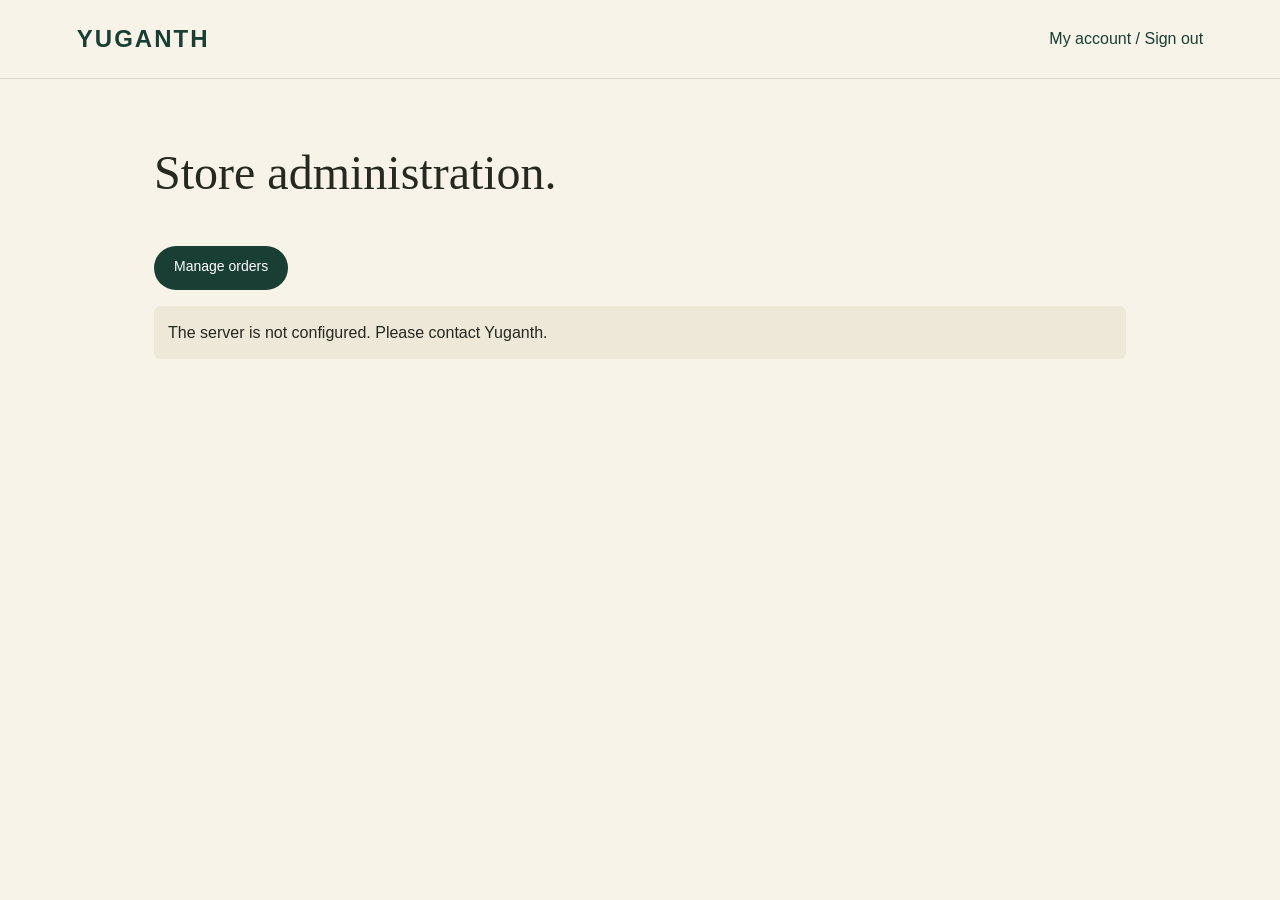
<file: public/admin.html>
<!doctype html><html lang="en"><head><link rel="icon" type="image/svg+xml" href="/favicon.svg?v=20261105"><meta charset="utf-8"><meta name="viewport" content="width=device-width,initial-scale=1"><meta name="robots" content="noindex"><title>Store administration · Yuganth</title><link rel="stylesheet" href="assets/commerce.css?v=offers-profile-20261030"><style>
#productsAdmin,#productsAdmin form,.product-editor,.gallery-editor{min-width:0;max-width:100%}
.gallery-editor-row{display:grid;grid-template-columns:96px minmax(0,1fr);gap:12px;align-items:center;padding:12px 0;border-bottom:1px solid #ddd8ca;min-width:0}
.gallery-editor-row>label{min-width:0}.gallery-editor-row input{box-sizing:border-box;min-width:0;width:100%}
.gallery-editor-row>div{grid-column:1/-1;display:flex;flex-wrap:wrap;gap:8px}
.gallery-editor-row button{font-size:13px;padding:8px 12px}
@media(max-width:480px){.gallery-editor-row{grid-template-columns:72px minmax(0,1fr)}.gallery-editor-row img{width:72px!important;height:90px!important}}
</style><link rel="stylesheet" href="assets/distributor.css"></head><body class="commerce-page"><header class="commerce-header"><a class="commerce-brand" href="index.html">YUGANTH</a><a href="account.html">My account / Sign out</a></header><main class="commerce-main"><h1>Store administration.</h1><p><a class="button" href="admin-orders.html">Manage orders</a></p><p id="message" class="commerce-message" role="status" aria-live="polite"></p><div id="admin" hidden><p class="small">Enter prices in rupees (₹250 = 250; ₹250.50 = 250.50). Available stock excludes packs already reserved by unpaid orders. Confirm each pack price here, then enable checkout in server configuration when integrations are tested.</p><section class="commerce-panel"><h2>Product launch & content</h2><p class="small">Add new products or edit the existing range. New products start with an unconfirmed 500 g pack; set price and stock below. Coming-soon products cannot be ordered, even if stock is added.</p><div id="productsAdmin"></div></section><section class="commerce-panel"><h2>Pack prices & stock</h2><details class="variant-create"><summary>+ Add a pack size</summary><form id="variantCreate"><div class="form-grid"><div><label for="variantProduct">Product</label><select id="variantProduct" name="product_id" required></select></div><div><label for="variantWeight">Weight in grams</label><input id="variantWeight" name="weight_g" type="number" min="1" max="25000" step="1" placeholder="250, 500 or 1000" required></div><div><label for="variantPrice">Price (₹)</label><input id="variantPrice" name="price" type="number" min="0" max="10000" step="0.01" required></div><div><label for="variantStock">Available packs</label><input id="variantStock" name="stock" type="number" min="0" max="1000000" step="1" value="0" required></div></div><label class="check-label"><input name="price_confirmed" type="checkbox"> Price confirmed</label><p class="small">1 kg = 1000 g. Each size has its own stock. Existing pack sizes and orders stay unchanged.</p><button>Create pack size</button></form></details><div class="table-scroll"><table><thead><tr><th>Variant</th><th>Price (₹)</th><th>Available stock</th><th>Active</th><th>Price confirmed</th><th>Action</th></tr></thead><tbody id="variants"></tbody></table></div></section><section class="commerce-panel"><h2>Offer banner</h2><form id="banner"><label for="bannerText">Announcement text</label><input id="bannerText" name="value" maxlength="300" required><label for="bannerSpeed">Seconds per scroll (12–90; higher = slower)</label><input id="bannerSpeed" type="number" min="12" max="90" value="30" required><label for="bannerEnabled"><input id="bannerEnabled" type="checkbox" checked> Show scrolling announcement</label><label for="middleBanner">Middle scrolling band text</label><input id="middleBanner" maxlength="300" required>
<label for="checkoutBanner">Checkout offer / coupon announcement</label><input id="checkoutBanner" maxlength="300" required>
<label><input id="checkoutBannerEnabled" type="checkbox"> Show checkout offer announcement</label>
<button>Save announcements</button></form><p class="small">Changing this text does not create a coupon. Configure discount rules below.</p></section><section class="commerce-panel"><h2>Coupons</h2><div id="coupons"></div><form id="couponForm"><div class="commerce-columns"><div><label for="code">Code (existing code updates its rules)</label><input id="code" name="code" maxlength="40" pattern="[A-Za-z0-9_-]+" required><label for="percent">Discount percentage</label><input id="percent" name="percent" type="number" min="1" max="100" required><label for="minimum">Minimum subtotal (₹)</label><input id="minimum" name="minimum_paise" type="number" min="0" max="1000000" step="0.01" value="0" required><label for="cap">Maximum discount (₹; 0 = uncapped)</label><input id="cap" name="max_discount_paise" type="number" min="0" max="1000000" step="0.01" value="0" required></div><div><label for="limit">Total usage limit (0 = unlimited)</label><input id="limit" name="usage_limit" type="number" min="0" value="0" required><label for="starts">Starts (your local time)</label><input id="starts" name="starts" type="datetime-local" required><label for="ends">Ends (your local time)</label><input id="ends" name="ends" type="datetime-local" required><label for="active">Enabled</label><input id="active" name="active" type="checkbox"></div></div><button>Save coupon</button></form></section><section class="commerce-panel"><h2>Customer review moderation</h2><p>Approve honest customer reviews before publication. Verified purchase labels are determined by paid orders.</p><div id="reviewsAdmin"></div></section><section class="commerce-panel" id="distributorAdmin"><h2>Distributor products</h2><p>Add products in Product launch &amp; content. Enable bulk ordering and set GST here. Only available products appear in the distributor panel.</p><button type="button" id="bulkAdminRefresh">Load distributor settings</button><p id="bulkAdminStatus" role="status" aria-live="polite"></p><h3>Distributor bank details</h3><form id="distributorBank" hidden><label>Account holder<input name="holder" required maxlength="120"></label><label>Bank<input name="bank" required maxlength="120"></label><label>Account number<input name="account" inputmode="numeric" required maxlength="24"></label><label>IFSC<input name="ifsc" required maxlength="11"></label><label>Branch<input name="branch" maxlength="120"></label><label>UPI ID<input name="upi" maxlength="120"></label><label class="bulk-check"><input type="checkbox" name="publish" required> Share these details on distributor order receipts</label><button>Save bank details</button></form><h3>Bulk product settings</h3><div id="bulkAdminProducts"></div></section></div></main><script src="assets/api.js?v=upload-feedback-20261029"></script><script src="assets/admin.js?v=orders-1"></script><script src="assets/distributor.js?v=transfer-2"></script></body></html>
</file>
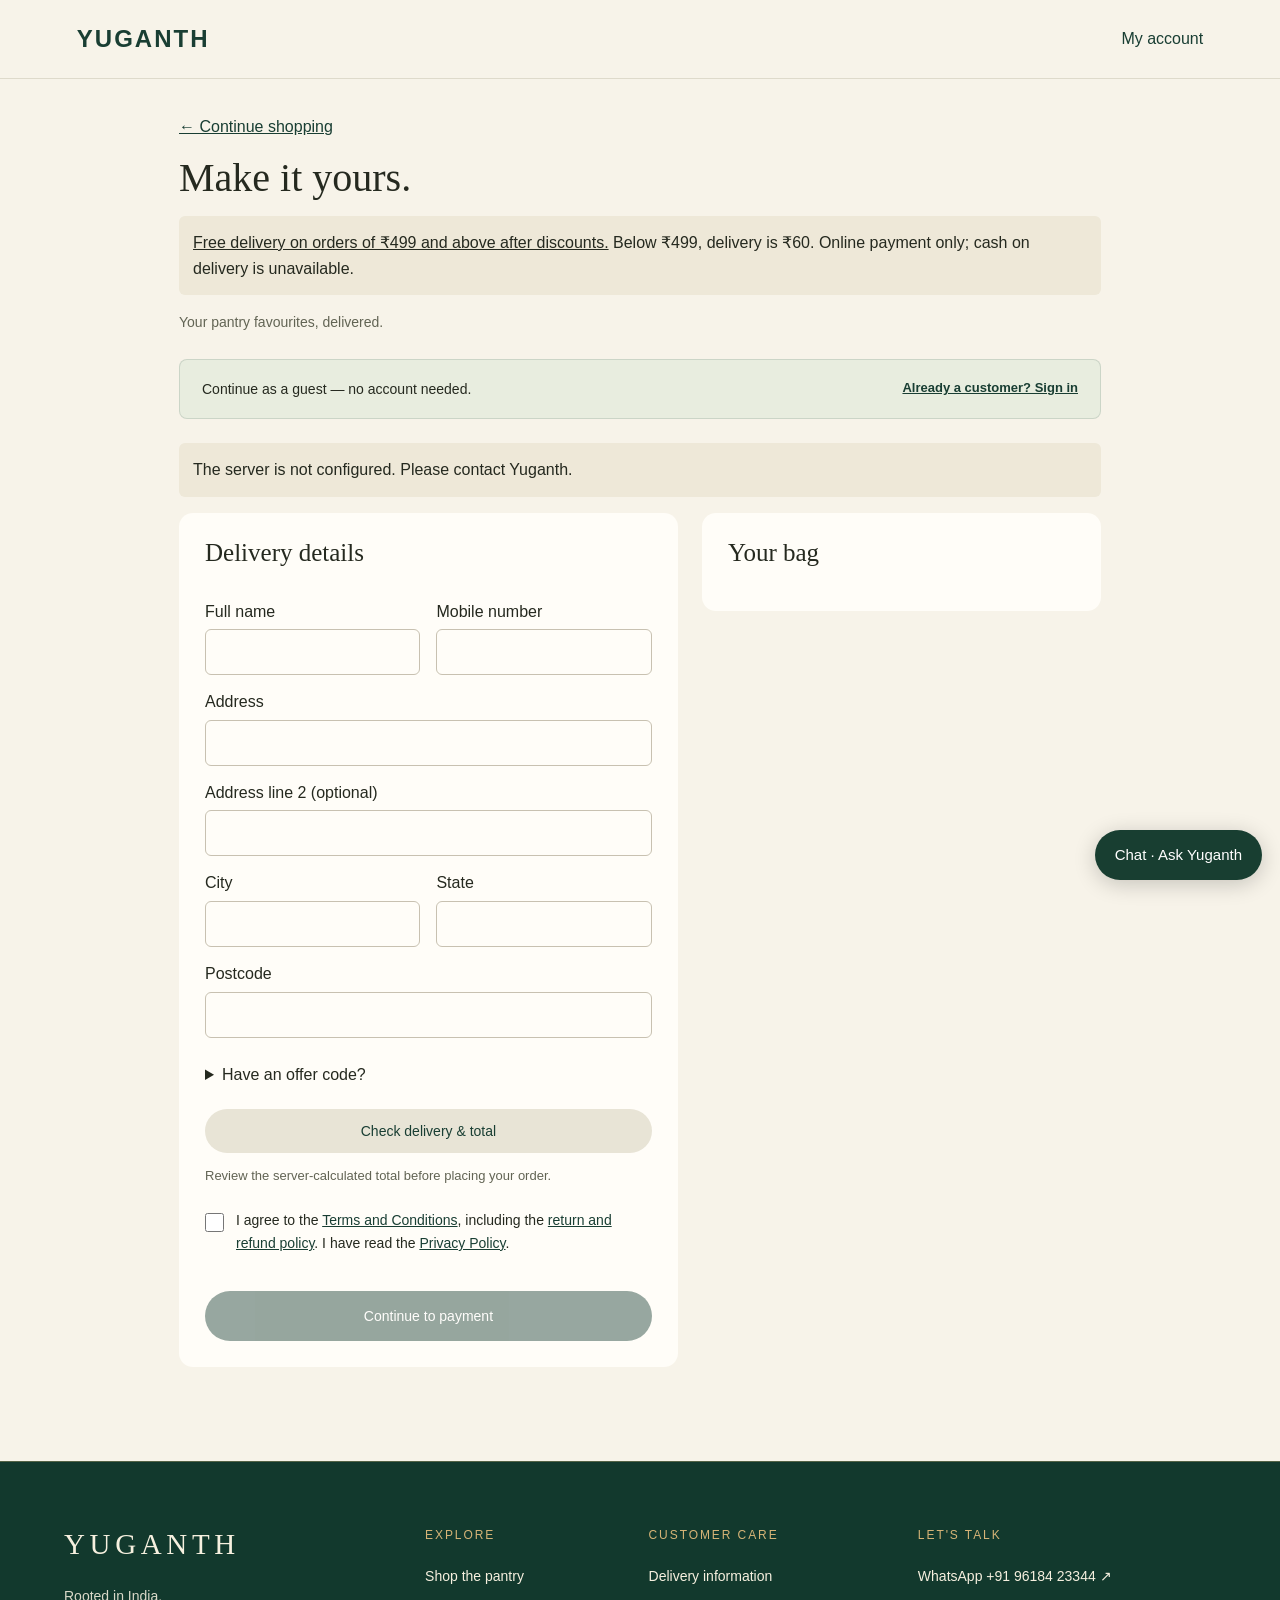
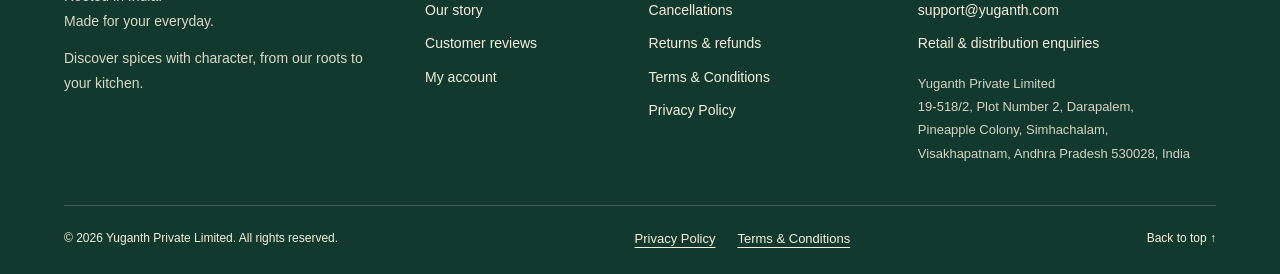
<file: public/checkout.html>
<!doctype html><html lang="en"><head><link rel="icon" type="image/svg+xml" href="/favicon.svg?v=20261105"><meta charset="utf-8"><meta name="viewport" content="width=device-width,initial-scale=1"><meta name="robots" content="noindex"><title>Checkout · Yuganth</title><link rel="stylesheet" href="assets/commerce.css?v=offers-profile-20261030"><style id="yuganth-refinements">:root{--y-forest:#12392d;--y-cream:#f6f0df;--y-gold:#d6b477}
.site-footer{display:block!important;width:100%;max-width:none!important;margin:0!important;padding:64px max(5vw,24px) 24px!important;background:var(--y-forest);color:var(--y-cream);border-top:1px solid #d6b47755;font:15px/1.75 Arial,sans-serif;text-align:left}
.site-footer .footer-grid{display:grid;grid-template-columns:1.4fr .8fr 1fr 1.3fr;gap:40px;max-width:1320px;margin:auto}
.site-footer h2{font:12px/1.5 Arial,sans-serif;letter-spacing:.16em;text-transform:uppercase;color:var(--y-gold);margin:0 0 20px}
.site-footer a{display:block;color:inherit;text-decoration:none;margin:9px 0;font-size:14px;letter-spacing:0;text-transform:none;overflow-wrap:anywhere}
.site-footer a:hover,.site-footer a:focus-visible{color:var(--y-gold);text-decoration:underline;text-underline-offset:5px}
.site-footer .footer-wordmark{font:29px/1.3 Georgia,serif;letter-spacing:.16em;margin:0 0 20px}
.site-footer p{font:14px/1.8 Arial,sans-serif;color:var(--y-cream);max-width:300px;margin:12px 0;opacity:.88}
.site-footer address{font:13px/1.8 Arial,sans-serif;font-style:normal;opacity:.85;margin-top:16px}
.site-footer .footer-bottom{display:flex;flex-direction:row;justify-content:space-between;gap:20px;flex-wrap:wrap;max-width:1320px;margin:40px auto 0;padding-top:22px;border-top:1px solid #f6f0df33;font:12px/1.7 Arial,sans-serif}
.site-footer .footer-bottom a{font-size:12px;margin:0}.site-footer .footer-grid section{min-width:0}
.guest-note{border:1px solid #12392d22;background:#e8eddf;padding:18px 22px;border-radius:8px}.checkout-account{flex-wrap:wrap}.checkout-account a{font-size:13px}
.purchase-consent{display:flex!important;align-items:flex-start;gap:12px;margin:22px 0!important;font:14px/1.65 Arial,sans-serif!important;text-transform:none!important;letter-spacing:0!important}
.purchase-consent input{width:19px!important;height:19px!important;min-height:19px!important;flex:0 0 19px;margin:4px 0 0!important;accent-color:var(--y-forest)}
.purchase-consent a{text-decoration:underline}.order-confirmation{padding:24px;border:1px solid #b9c7b3;border-radius:8px;background:#eef1e5;margin-top:24px;overflow-wrap:anywhere}.order-confirmation h2{font:28px/1.2 Georgia,serif}.order-confirmation a{display:inline-block;margin:12px 18px 0 0}.order-confirmation .order-reference{font:13px/1.8 monospace;user-select:all}
html{scroll-behavior:smooth;overflow-x:clip}a:focus-visible,button:focus-visible,input:focus-visible{outline:3px solid #bd9154;outline-offset:4px}
.product-card img{transition:transform .45s ease,filter .45s ease}.product-card:hover img{transform:translateY(-6px) scale(1.025);filter:drop-shadow(0 18px 20px #12392d22)}
.button,button{transition:background-color .2s ease,box-shadow .2s ease}.button:hover{box-shadow:0 8px 22px #102b211a}
.soft-reveal{animation:soft-arrive .65s ease both}.soft-reveal.is-visible{animation:soft-arrive .65s ease both}@keyframes soft-arrive{from{opacity:.5;transform:translateY(12px)}to{opacity:1;transform:none}}
.policy-page header{position:relative;overflow:hidden}.policy-page header:after{content:'';position:absolute;right:8%;top:-120px;width:320px;height:320px;border:1px solid #d6b47733;border-radius:50%;pointer-events:none}
.policy-page .policy-title{padding:20px 0 30px;border-bottom:1px solid #d8d0be;margin-bottom:36px}.policy-page .policy-title h1{max-width:780px}.policy-page main{max-width:1320px}
.policy-layout{display:grid;grid-template-columns:260px minmax(0,1fr);gap:64px;align-items:start}.policy-layout .toc{display:flex;flex-direction:column;position:sticky;top:24px;margin:0;padding:18px 0;gap:12px;max-height:85vh;overflow:auto;font-size:13px}.policy-content{min-width:0}.policy-content section:first-child h2{margin-top:0}.policy-content h2{padding-bottom:12px;border-bottom:1px solid #d6b47766}.policy-content p{font-size:17px;line-height:1.85}.policy-content .contact{border-left:3px solid #b18c50;padding:25px}.policy-page .meta{max-width:700px}
@media(max-width:950px){.site-footer .footer-grid{grid-template-columns:1fr 1fr;gap:32px}.policy-layout{grid-template-columns:1fr;gap:32px}.policy-layout .toc{position:static;max-height:none;display:grid;grid-template-columns:1fr 1fr}}
@media(max-width:560px){.site-footer{padding:44px 24px 24px!important}.site-footer .footer-grid{grid-template-columns:1fr;gap:28px}.site-footer h2{margin-bottom:10px}.site-footer p{max-width:none}.site-footer .footer-bottom{margin-top:28px;gap:10px}.policy-layout .toc{grid-template-columns:1fr}.policy-page .policy-title{padding-top:8px}.policy-content p{font-size:16px}}
@media(prefers-reduced-motion:reduce){html{scroll-behavior:auto}*,*:before,*:after{animation:none!important;transition:none!important}.soft-reveal{opacity:1;transform:none}.product-card:hover img{transform:none}}
@media print{.site-footer,.policy-layout .toc{display:none!important}.policy-layout{display:block}.policy-content p{font-size:11pt}.soft-reveal{animation:none;opacity:1;transform:none}}

.embedded-account .site-footer{display:none!important}
.site-footer .footer-legal{display:flex;flex-direction:row;flex-wrap:wrap;gap:10px 22px}.site-footer .footer-legal a{margin:0;font-size:13px;text-decoration:underline;text-underline-offset:4px}
</style></head><body id="top" class="commerce-page checkout-page"><header class="commerce-header"><a class="commerce-brand" href="index.html">YUGANTH</a><a href="account.html" data-account-popup>My account</a></header><main class="commerce-main"><a href="index.html#range">← Continue shopping</a><div id="checkoutOffer" class="checkout-offer" hidden aria-label="Current offer"><div class="offer-track"></div></div><h1>Make it yours.</h1><p class="commerce-message"><u>Free delivery on orders of ₹499 and above after discounts.</u> Below ₹499, delivery is ₹60. Online payment only; cash on delivery is unavailable.</p><p class="checkout-intro">Your pantry favourites, delivered.</p><div class="checkout-account guest-note"><span id="checkoutIdentity">Continue as a guest — no account needed.</span><a href="account.html" data-account-popup id="checkoutSignIn">Already a customer? Sign in</a></div><p id="message" class="commerce-message" role="status" aria-live="polite"></p><div class="commerce-columns"><section class="commerce-panel"><h2>Delivery details</h2><form id="checkoutForm"><div class="form-grid"><div><label for="name">Full name</label><input id="name" name="name" autocomplete="name" maxlength="120" required></div><div><label for="phone">Mobile number</label><input id="phone" name="phone" inputmode="tel" autocomplete="tel-national" pattern="[6-9][0-9]{9}" maxlength="10" required></div></div><label for="line1">Address</label><input id="line1" name="line1" autocomplete="address-line1" maxlength="200" required><label for="line2">Address line 2 (optional)</label><input id="line2" name="line2" autocomplete="address-line2" maxlength="200"><div class="form-grid"><div><label for="city">City</label><input id="city" name="city" autocomplete="address-level2" maxlength="100" required></div><div><label for="state">State</label><input id="state" name="state" autocomplete="address-level1" maxlength="100" required></div></div><label for="pincode">Postcode</label><input id="pincode" name="pincode" autocomplete="postal-code" inputmode="numeric" pattern="[1-9][0-9]{5}" maxlength="6" required><details><summary>Have an offer code?</summary><label for="coupon">Offer code</label><input id="coupon" name="coupon" maxlength="40"></details><button type="button" id="quote">Check delivery & total</button><p class="small">Review the server-calculated total before placing your order.</p><label class="purchase-consent" for="purchaseTerms"><input type="checkbox" id="purchaseTerms" name="purchase_terms"><span>I agree to the <a href="terms-and-conditions.html" target="_blank" rel="noopener">Terms and Conditions</a>, including the <a href="terms-and-conditions.html#section-8" target="_blank" rel="noopener">return and refund policy</a>. I have read the <a href="privacy-policy.html" target="_blank" rel="noopener">Privacy Policy</a>.</span></label><button id="place" type="submit" disabled>Continue to payment</button></form></section><aside class="commerce-panel checkout-summary"><h2>Your bag</h2><div id="summary"></div><div id="totals" aria-live="polite"></div><div id="payment"></div></aside></div><section id="orderReceipt" class="order-confirmation" hidden aria-live="polite"></section></main><footer class="site-footer"><div class="footer-grid"><section><a class="footer-wordmark" href="index.html">YUGANTH</a><p>Rooted in India.<br>Made for your everyday.</p><p>Discover spices with character, from our roots to your kitchen.</p></section><section><h2>Explore</h2><a href="index.html#range">Shop the pantry</a><a href="index.html#roots">Our story</a><a href="index.html#reviews">Customer reviews</a><a href="account.html">My account</a></section><section><h2>Customer care</h2><a href="terms-and-conditions.html#section-6">Delivery information</a><a href="terms-and-conditions.html#section-7">Cancellations</a><a href="terms-and-conditions.html#section-8">Returns &amp; refunds</a><a href="terms-and-conditions.html">Terms &amp; Conditions</a><a href="privacy-policy.html">Privacy Policy</a></section><section><h2>Let's talk</h2><a href="https://wa.me/919618423344" target="_blank" rel="noopener">WhatsApp +91 96184 23344 ↗</a><a href="mailto:support@yuganth.com">support@yuganth.com</a><a href="mailto:business@yuganth.com">Retail &amp; distribution enquiries</a><address>Yuganth Private Limited<br>19-518/2, Plot Number 2, Darapalem,<br>Pineapple Colony, Simhachalam,<br>Visakhapatnam, Andhra Pradesh 530028, India</address></section></div><div class="footer-bottom"><span>© 2026 Yuganth Private Limited. All rights reserved.</span><nav class="footer-legal" aria-label="Legal policies"><a href="privacy-policy.html">Privacy Policy</a><a href="terms-and-conditions.html">Terms &amp; Conditions</a></nav><a href="#top">Back to top ↑</a></div></footer><script src="assets/api.js?v=upload-feedback-20261029"></script><script src="assets/cart.js"></script><script src="assets/razorpay-guest.js?v=20261103"></script><script src="assets/checkout-guest.js?v=20261103"></script><script src="assets/auth-popup.js?v=compact-20261030"></script><script src="assets/assistant.js?v=20261029"></script><script src="assets/checkout-offers.js?v=20261030"></script><script src="assets/refinements.js?v=20261103"></script></body></html>
</file>
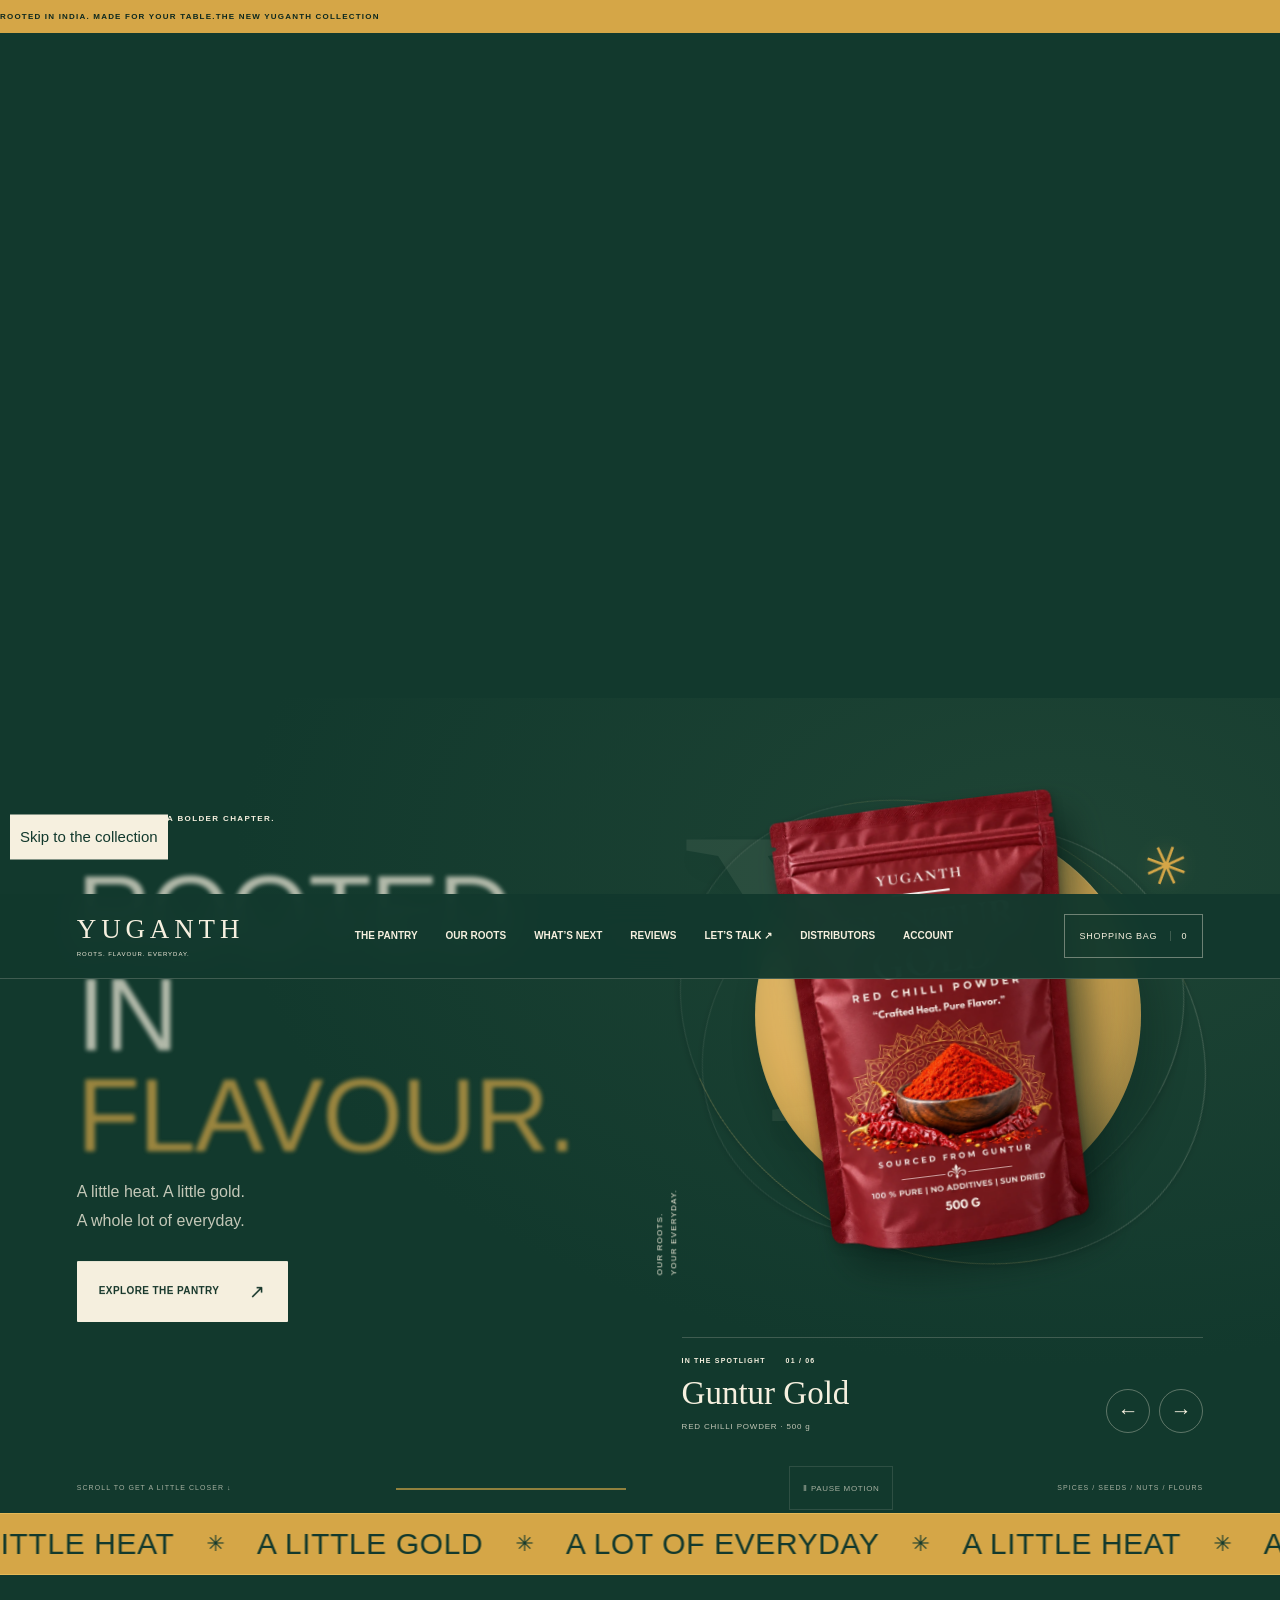
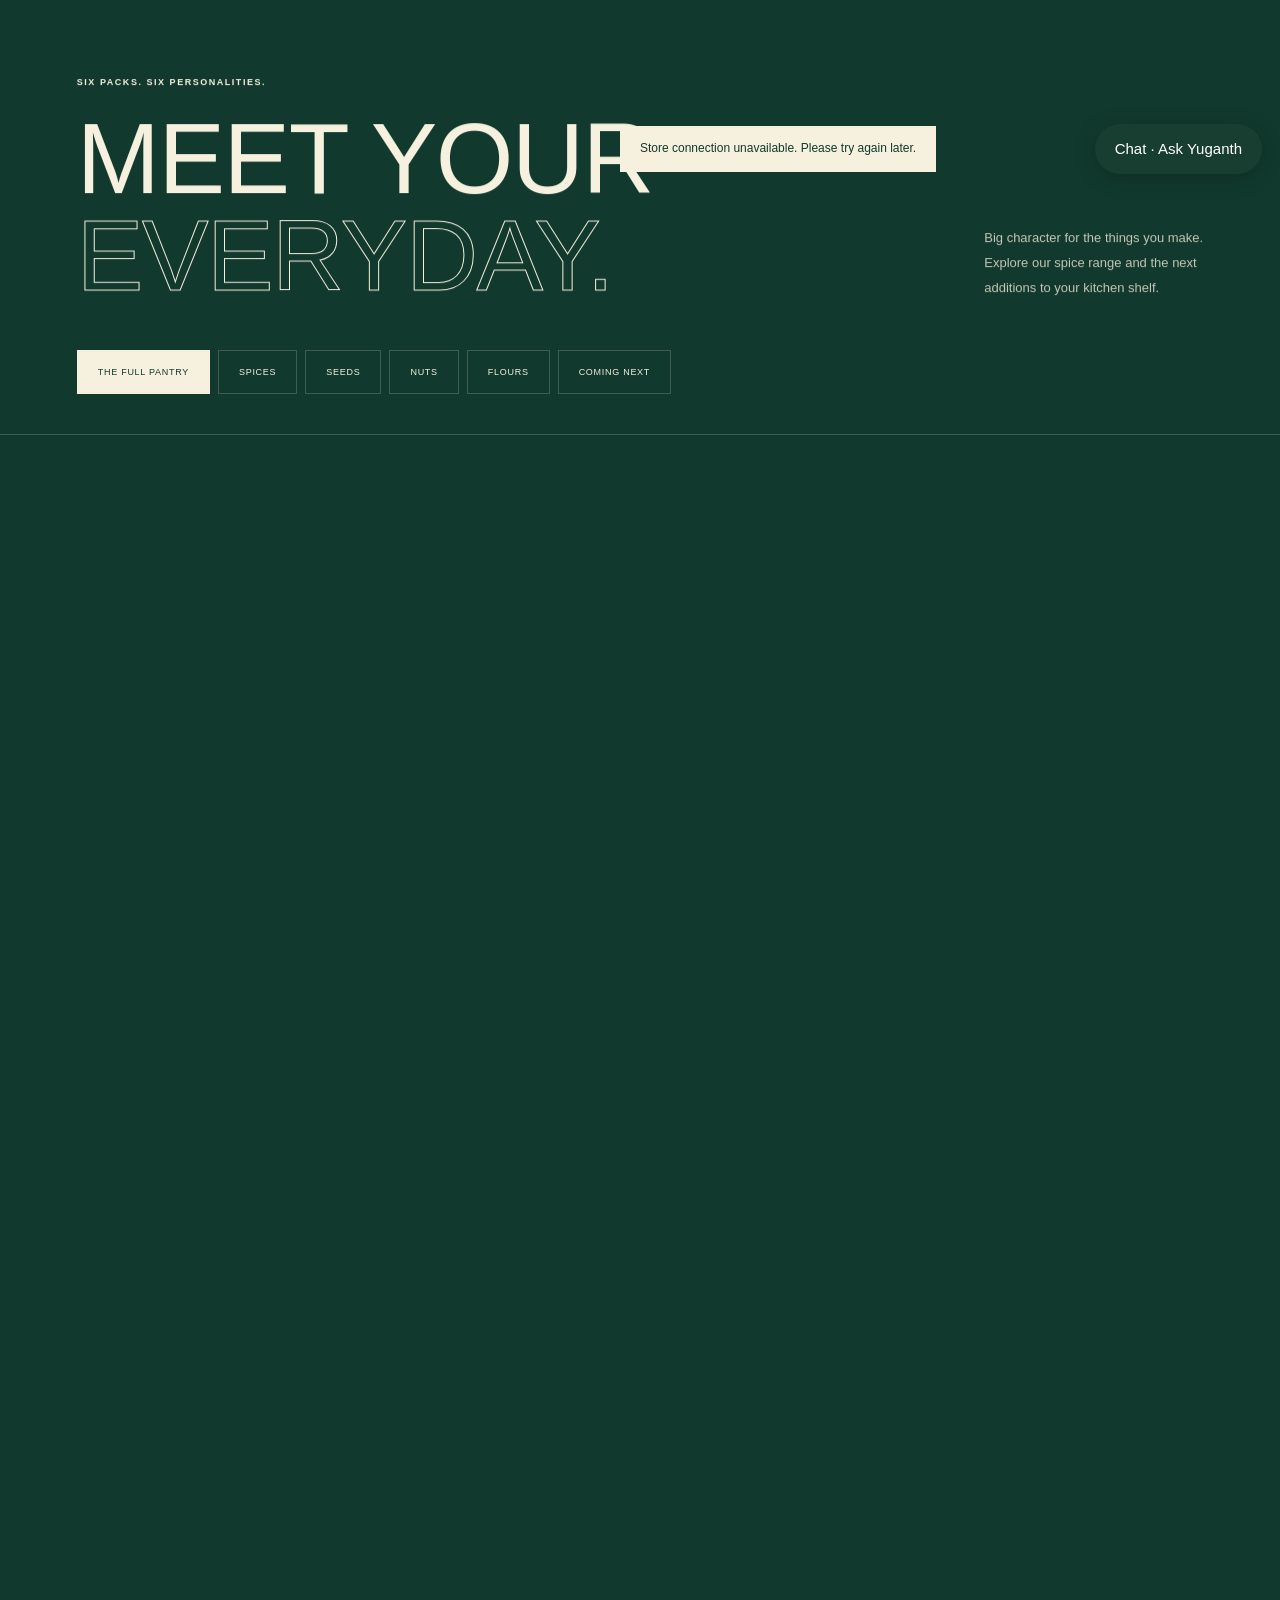
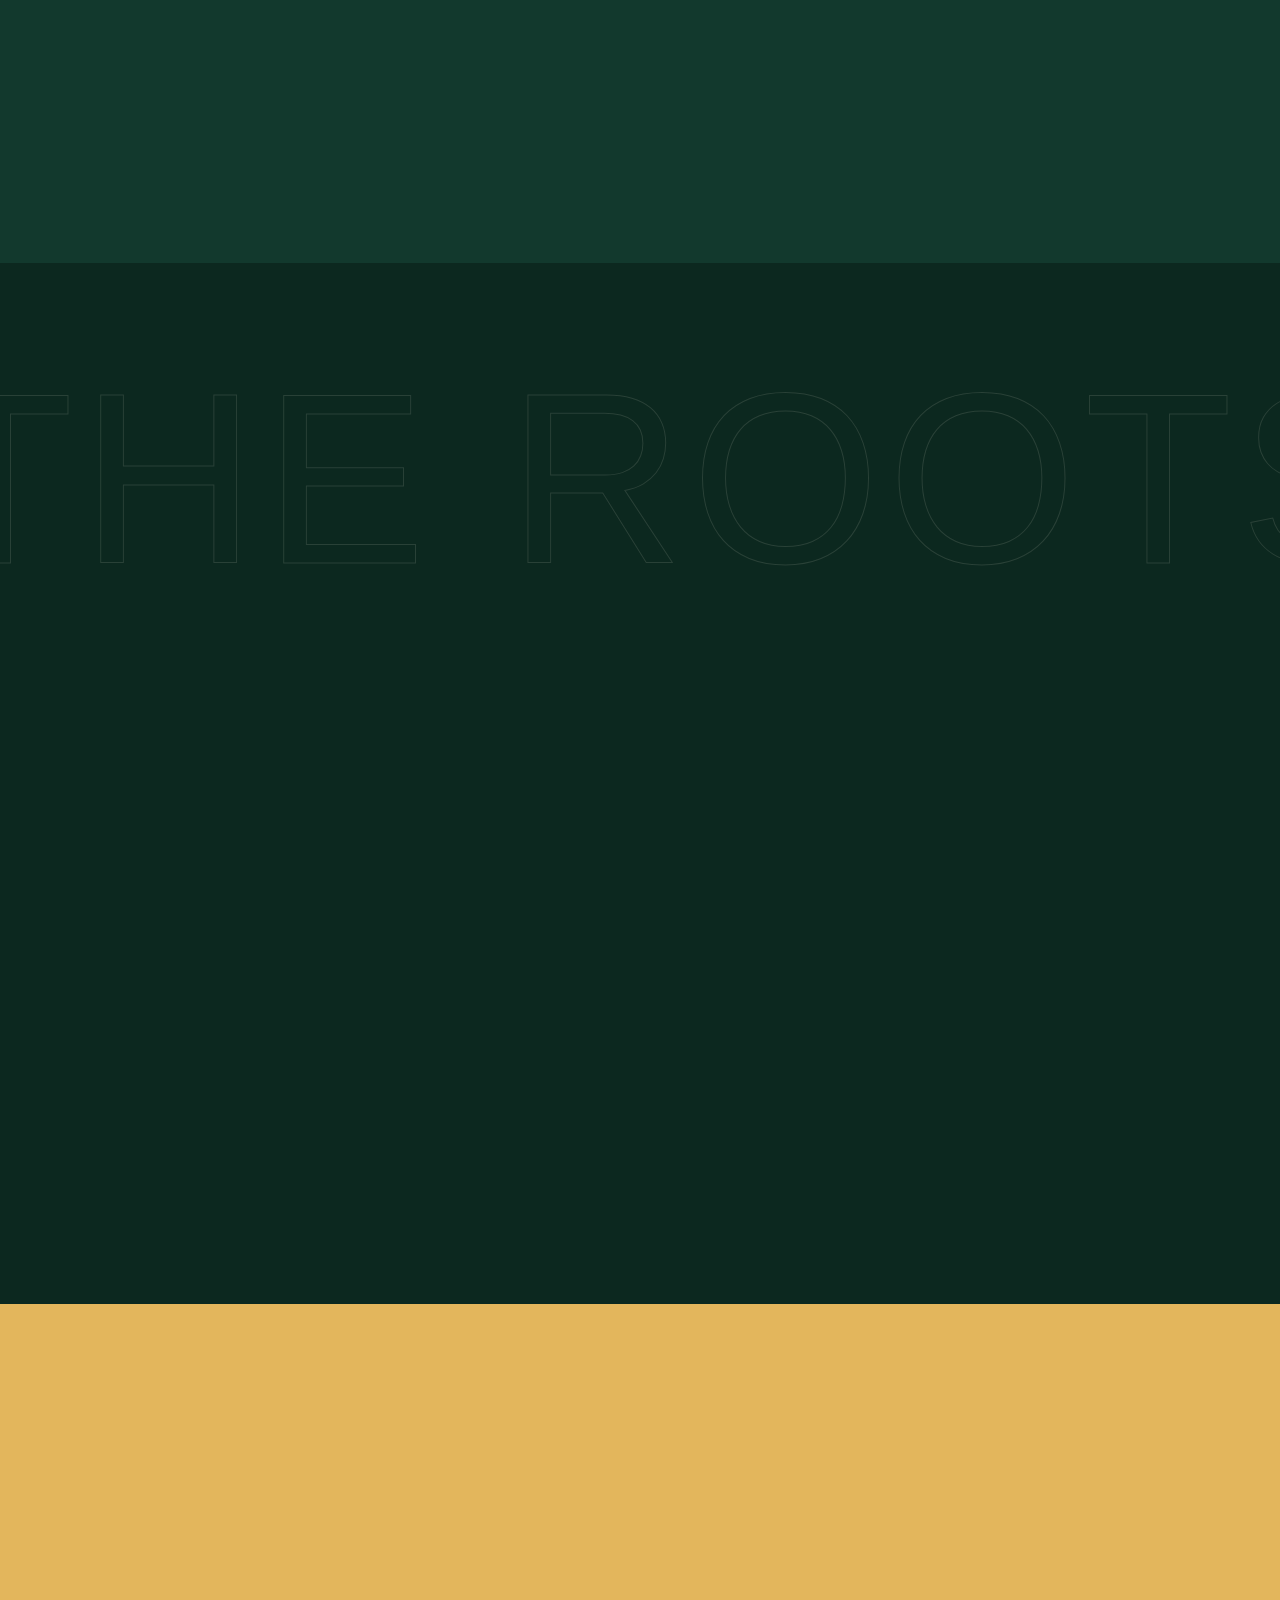
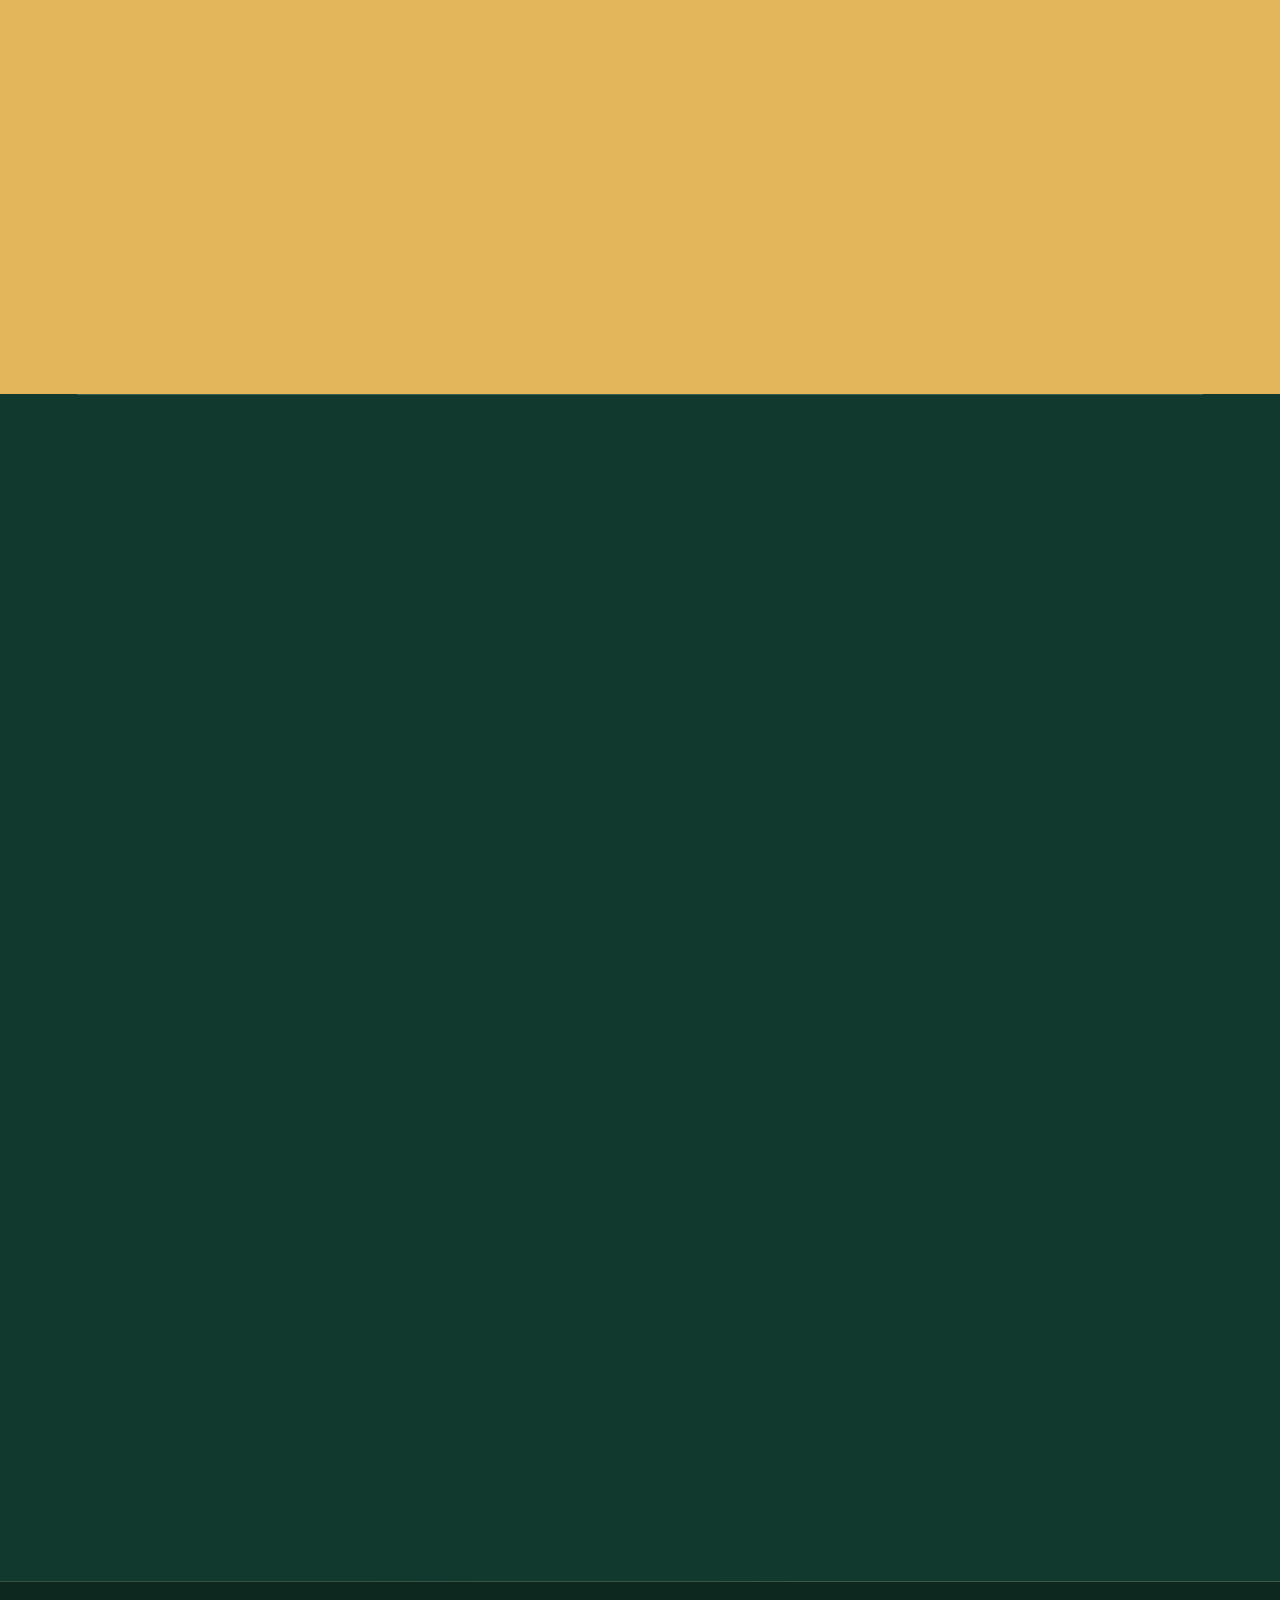
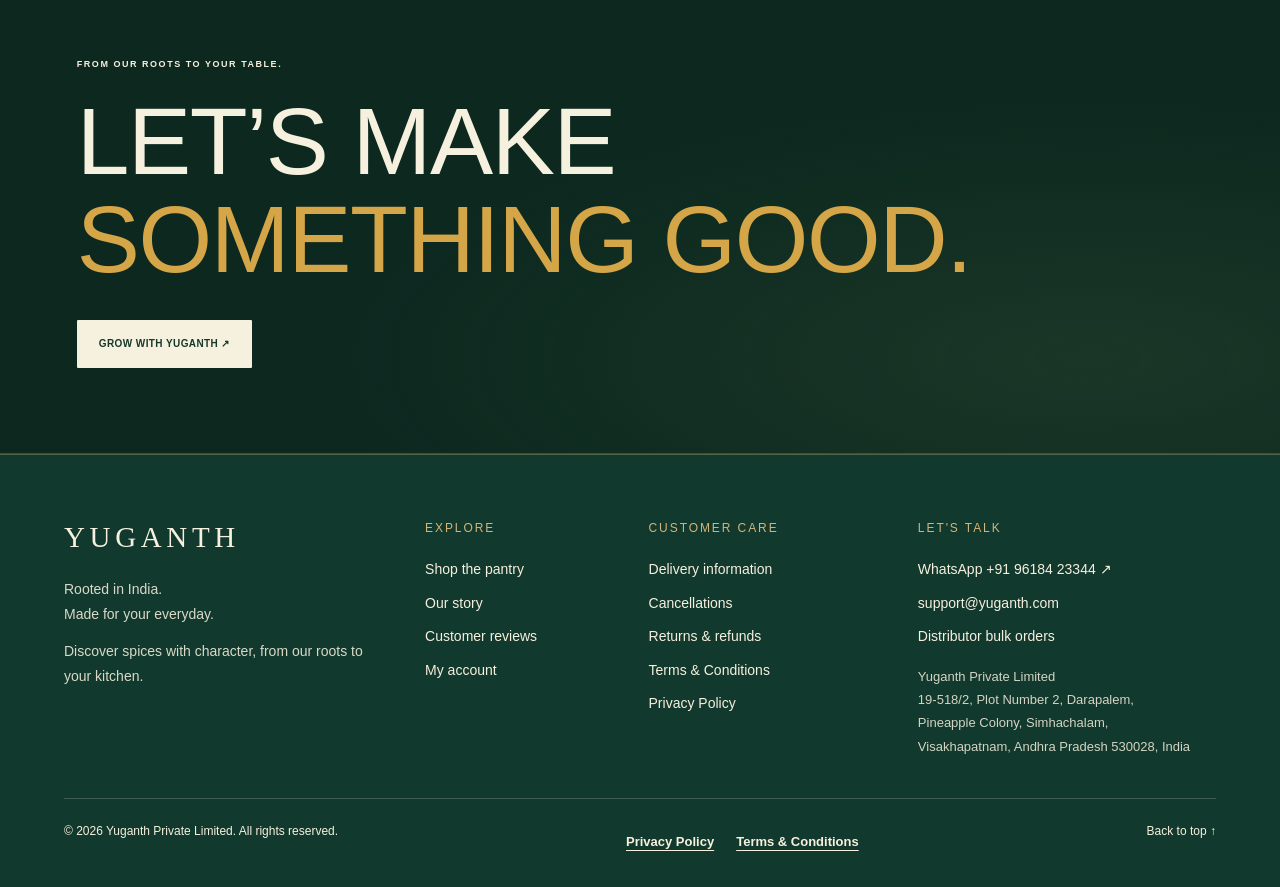
<file: public/contact.html>
<!doctype html><html lang="en"><head><link rel="icon" type="image/svg+xml" href="/favicon.svg?v=20261105"><meta charset="utf-8"><meta name="viewport" content="width=device-width,initial-scale=1"><meta http-equiv="refresh" content="0;url=index.html#contact"><title>Yuganth</title></head><body><a href="index.html#contact">Continue to Yuganth</a></body></html>
</file>
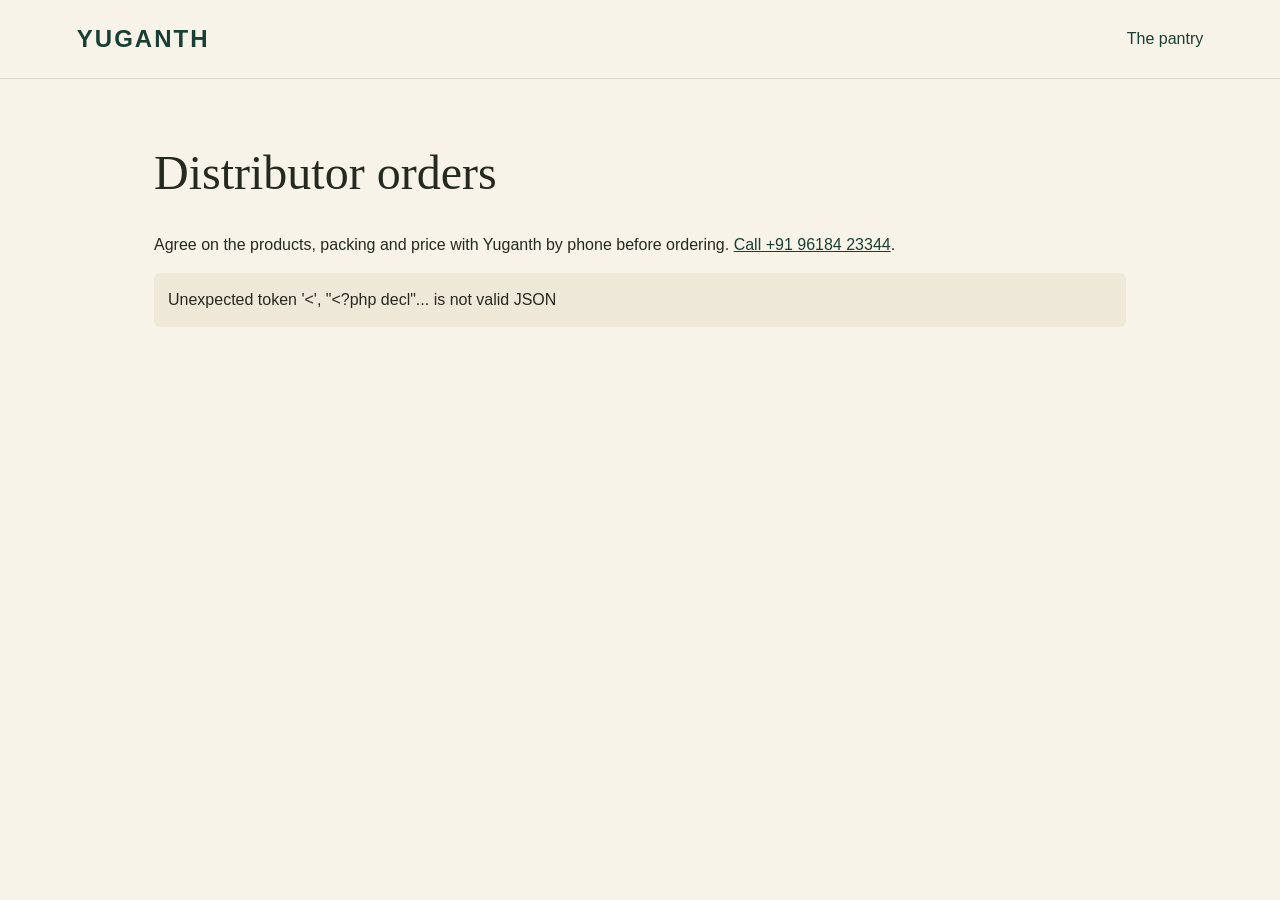
<file: public/distributor.html>
<!doctype html>
<html lang="en"><head><meta charset="utf-8"><meta name="viewport" content="width=device-width,initial-scale=1">
<title>Distributor orders · Yuganth</title><link rel="icon" href="favicon.svg" type="image/svg+xml">
<link rel="stylesheet" href="assets/commerce.css"><link rel="stylesheet" href="assets/distributor.css">
<script defer src="assets/api.js"></script><script defer src="assets/distributor.js?v=transfer-3"></script>
<style>
#bulkPayment{padding:0;border:0}
#bulkPayment h2,#bulkPayment h3{margin:0 0 .65rem}
.receipt-card{background:#fffdf6;border:1px solid #ded8c9;border-radius:12px;padding:clamp(16px,3vw,28px);margin-bottom:16px;overflow-wrap:anywhere}
.receipt-top{background:#12392d;color:#fff9e9}
.receipt-total{font-size:clamp(1.75rem,5vw,2.6rem);font-weight:700;line-height:1.2;margin:.3rem 0 1rem}
.receipt-grid{display:grid;grid-template-columns:repeat(2,minmax(0,1fr));gap:12px;margin:0}
.receipt-grid dt{font-size:.85rem;font-weight:600;opacity:.8}
.receipt-grid dd{margin:0}
.receipt-item{margin:.5rem 0}
.receipt-actions{display:flex;flex-wrap:wrap;gap:12px;margin:0 0 18px}
.receipt-actions button{margin:0}
@media(max-width:520px){.receipt-grid{grid-template-columns:1fr}}
</style></head><body class="commerce-page"><header class="commerce-header"><a class="commerce-brand" href="index.html">YUGANTH</a><a href="index.html#range">The pantry</a></header>
<main class="commerce-main" id="distributorCheckout">
<h1>Distributor orders</h1><p>Agree on the products, packing and price with Yuganth by phone before ordering. <a href="tel:+919618423344">Call +91 96184 23344</a>.</p>
<p id="message" class="commerce-message" role="status" aria-live="polite"></p>
<form id="bulkForm" hidden>
<section class="commerce-panel"><h2>Products and packing</h2><div id="bulkLines"></div><button type="button" id="addBulkLine">Add another product</button></section>
<section class="commerce-panel"><h2>Business and delivery details</h2><div class="form-grid">
<label>Business name<input name="company" maxlength="150" autocomplete="organization" required></label>
<label>Recipient name<input name="name" maxlength="120" autocomplete="name" required></label>
<label>Email<input name="email" type="email" maxlength="200" autocomplete="email" required></label>
<label>Mobile number (+91)<input name="phone" type="tel" pattern="[6-9][0-9]{9}" autocomplete="tel-national" required></label>
<label>GSTIN (optional)<input name="gstin" maxlength="15"></label>
<label>House or unit number and street<input name="line1" maxlength="200" autocomplete="address-line1" required></label>
<label>Area or landmark (optional)<input name="line2" maxlength="200" autocomplete="address-line2"></label>
<label>City or town<input name="city" maxlength="100" autocomplete="address-level2" required></label>
<label>State or union territory<input name="state" maxlength="100" autocomplete="address-level1" required></label>
<label>PIN code<input name="pincode" inputmode="numeric" pattern="[1-9][0-9]{5}" autocomplete="postal-code" required></label>
</div></section>
<section class="commerce-panel"><h2>Agreed price</h2>
<label for="bulkPrice">Total agreed by phone before GST (₹)</label><input id="bulkPrice" name="agreed" inputmode="decimal" pattern="[0-9]{1,7}(\.[0-9]{1,2})?" placeholder="10000.00" required>
<p id="bulkTotals" aria-live="polite"></p><p>Yuganth will contact you to arrange delivery separately. This payment excludes delivery charges.</p>
<label class="bulk-check"><input type="checkbox" name="accepted" required> <span>I confirm the price and order details agreed by phone and accept the <a href="terms-and-conditions.html" target="_blank" rel="noopener">Terms &amp; Conditions</a>. See our <a href="privacy-policy.html" target="_blank" rel="noopener">Privacy Policy</a>.</span></label>
<button type="submit">Submit order</button><button id="bulkReturn" type="button" hidden>Return to saved payment details</button></section>
</form>
<section class="commerce-panel" id="bulkPayment" hidden><div class="receipt-actions"><button id="bulkBack" type="button">← Back to order form</button></div><div id="bulkReceipt"></div><form class="receipt-card" id="bulkProof" hidden enctype="multipart/form-data"><h3>Share payment proof</h3><p>Enter a transaction reference or attach a screenshot. You can also send proof on WhatsApp.</p><label>Bank transaction reference (optional)<input name="utr" maxlength="40"></label><label>Transfer screenshot (optional, up to 3 MB)<input name="proof" type="file" accept="image/png,image/jpeg,image/webp"></label><button>Send transfer details</button></form><button id="bulkNew" type="button" hidden>Start another order</button></section>
</main></body></html>
</file>
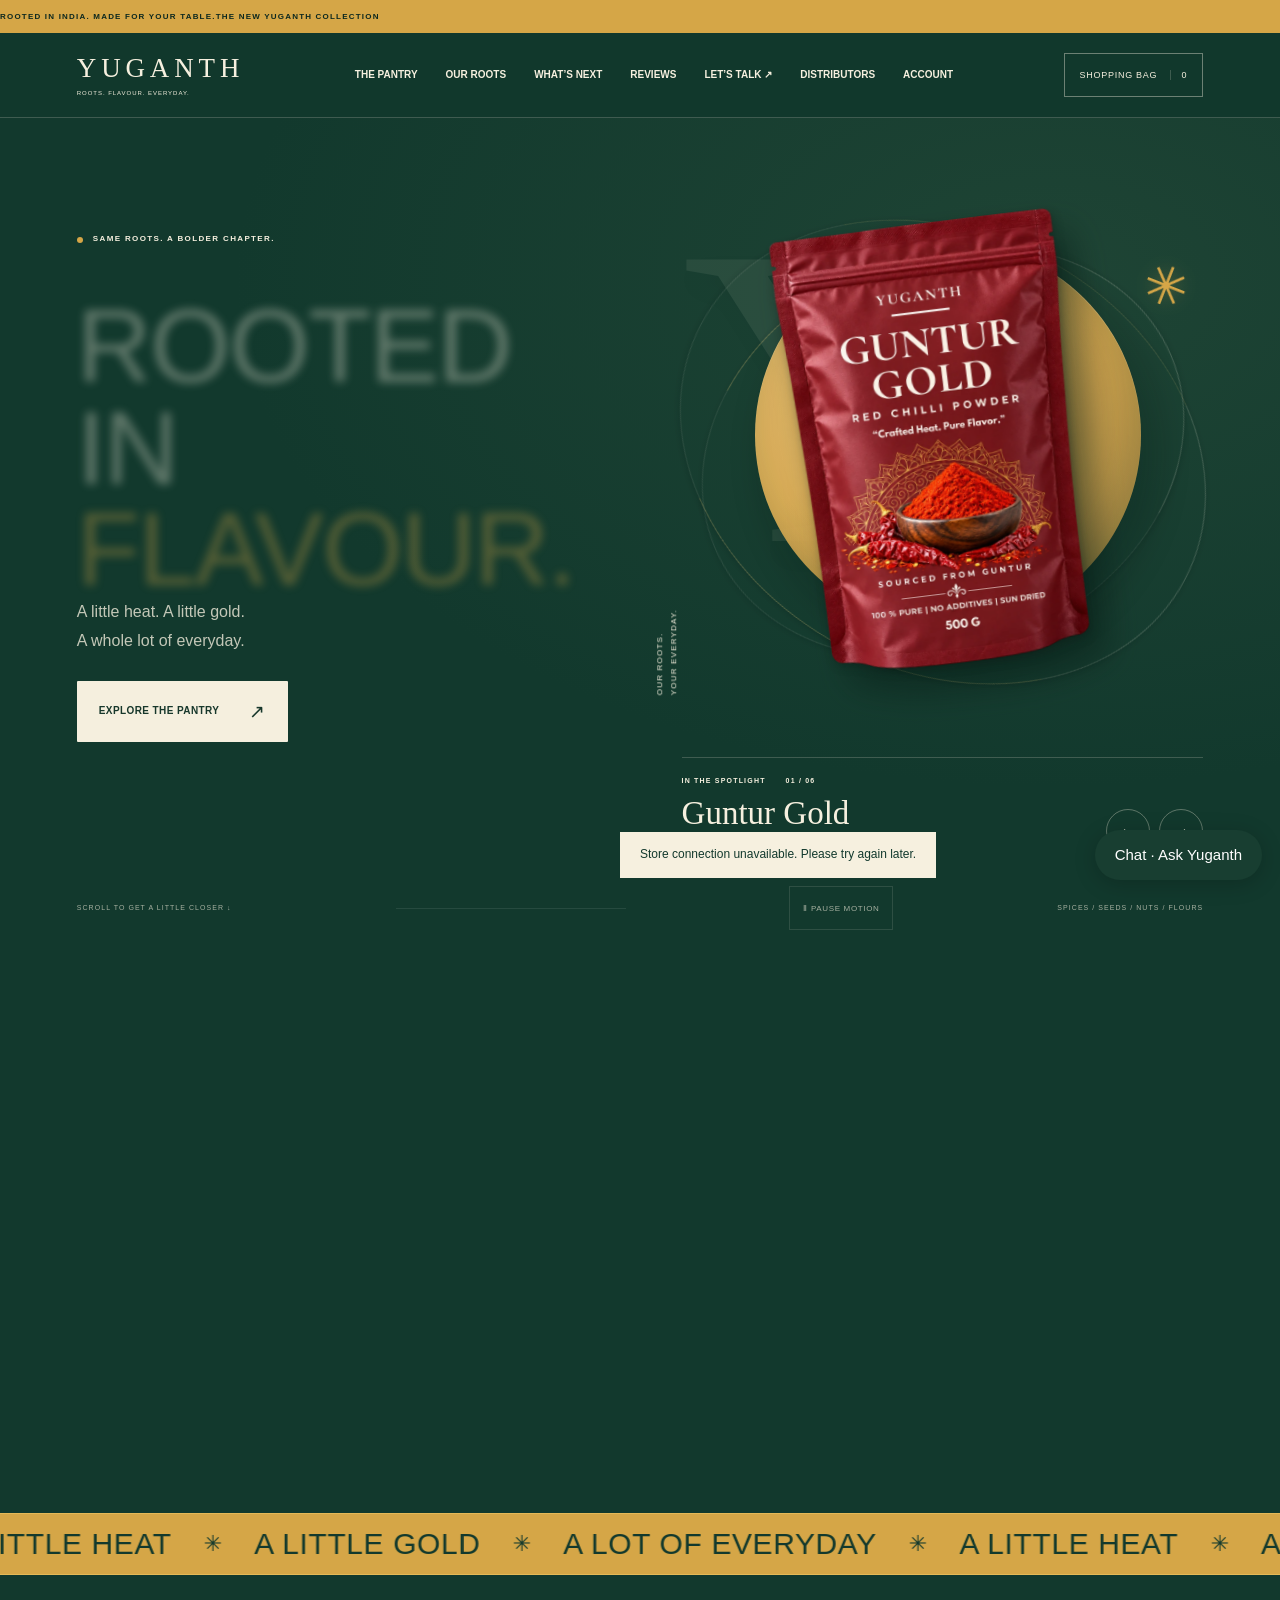
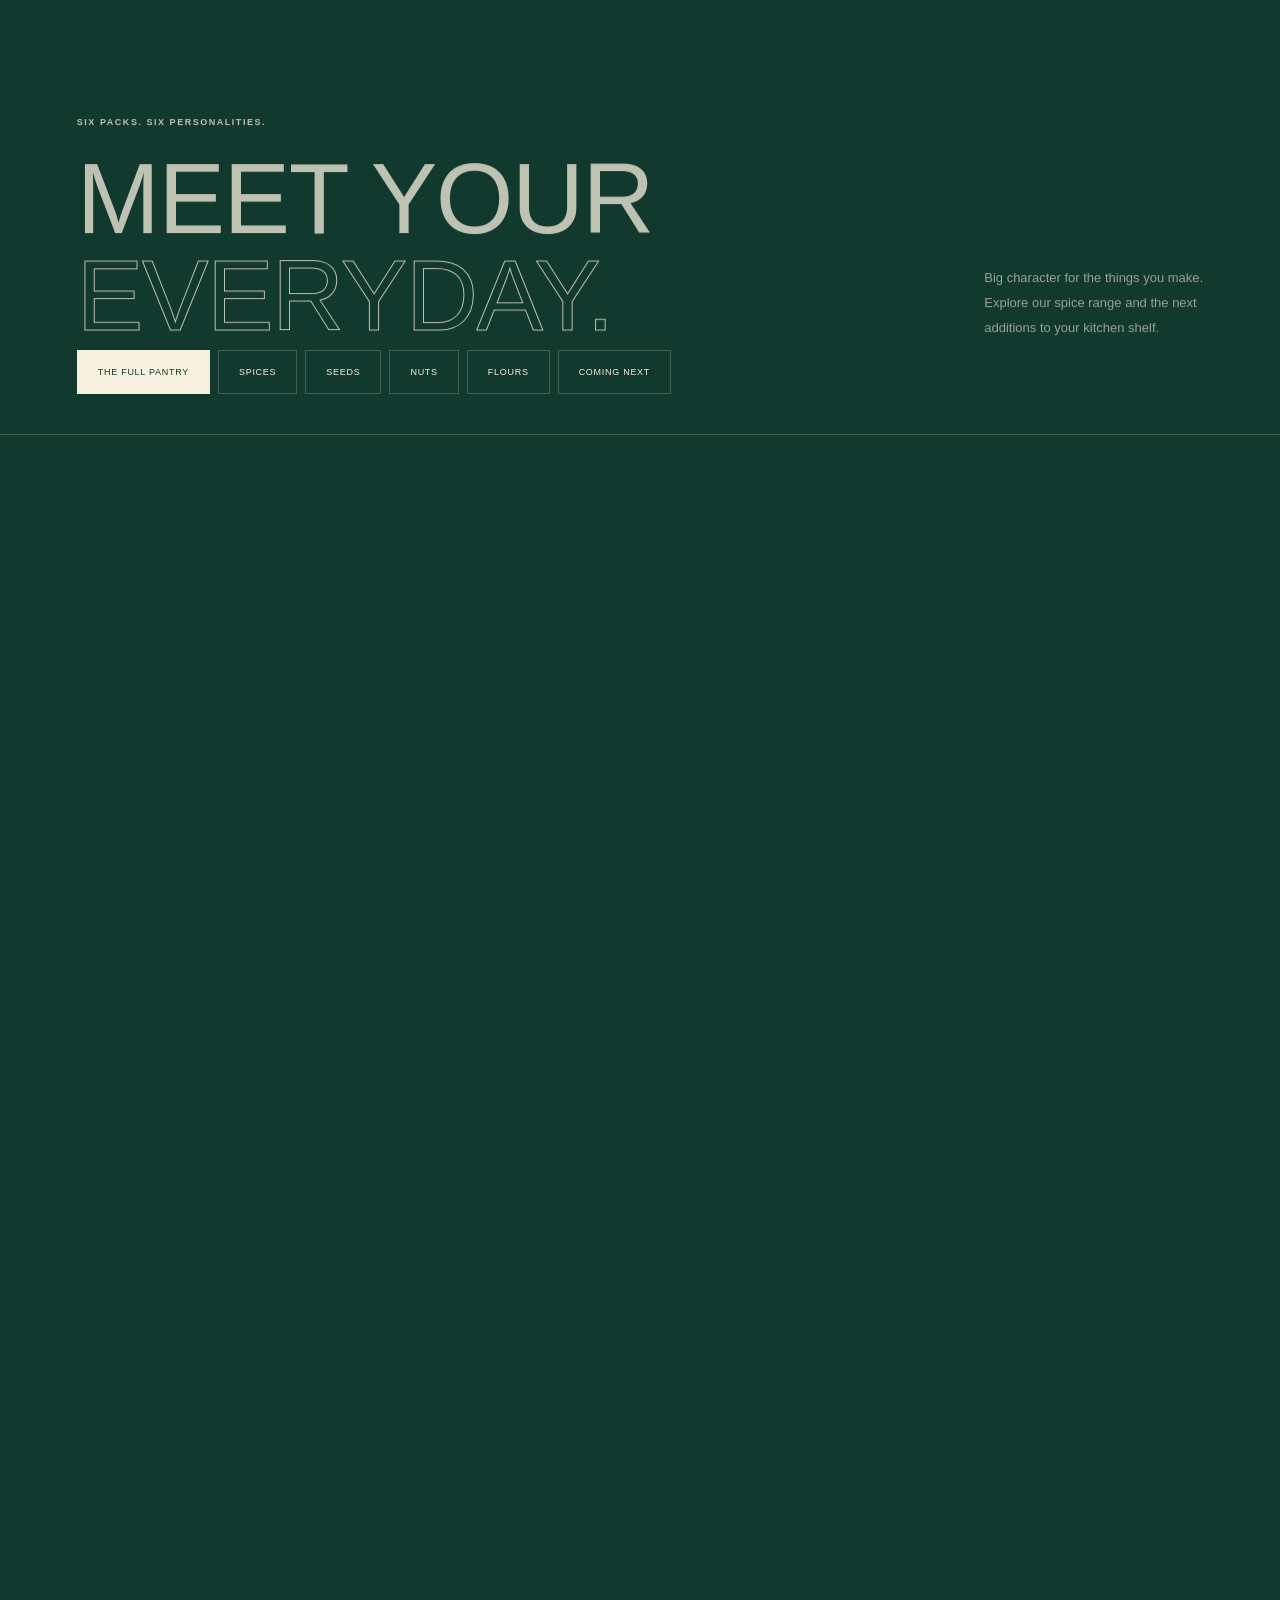
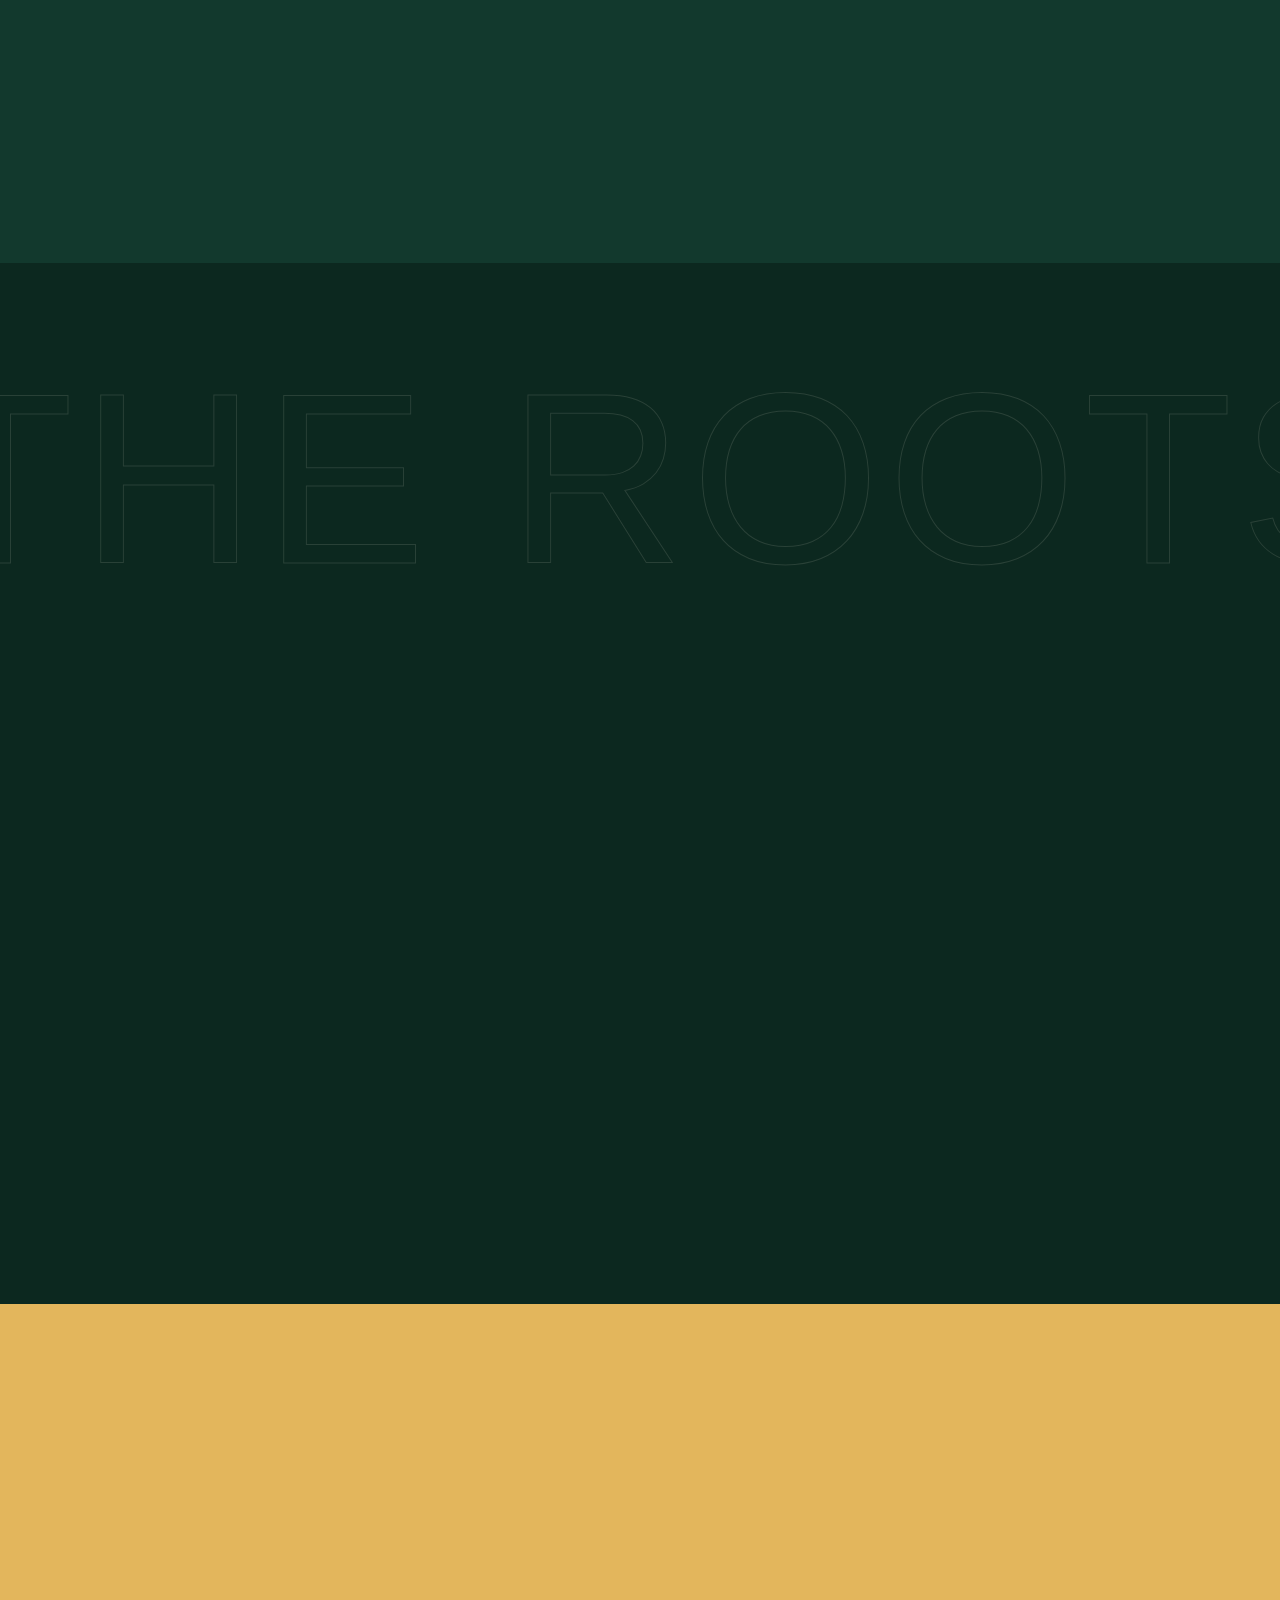
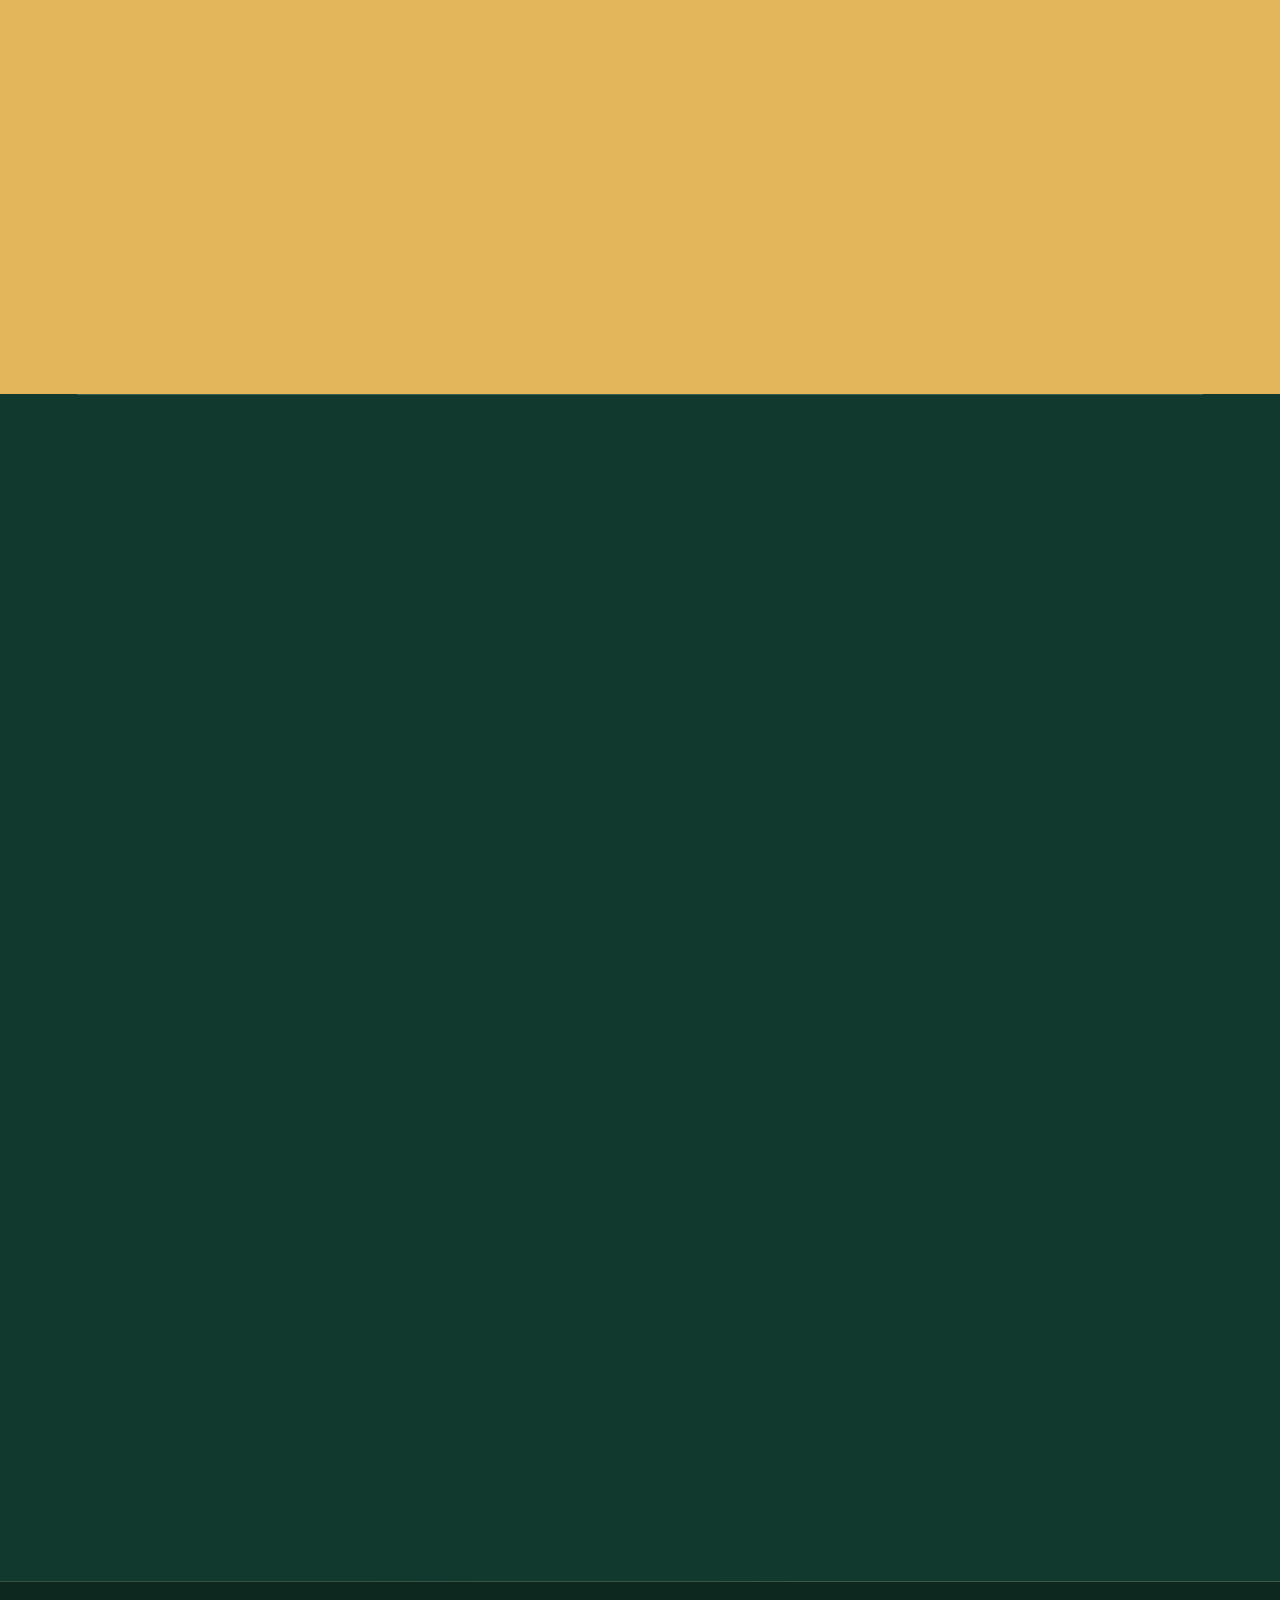
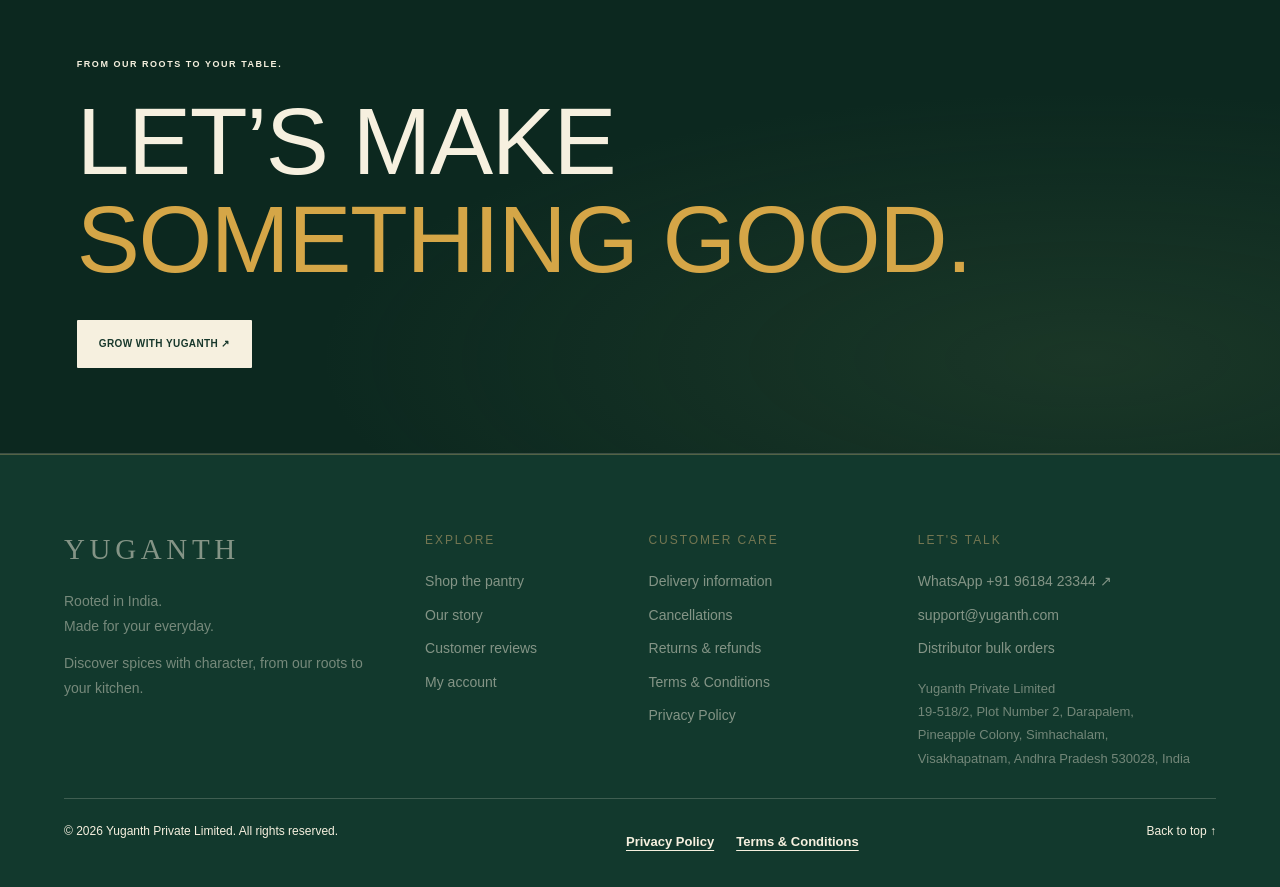
<file: public/next.html>
<!doctype html><html lang="en"><head><link rel="icon" type="image/svg+xml" href="/favicon.svg?v=20261105"><meta charset="utf-8"><meta name="viewport" content="width=device-width,initial-scale=1"><meta http-equiv="refresh" content="0;url=index.html#next"><title>Yuganth</title></head><body><a href="index.html#next">Continue to Yuganth</a></body></html>
</file>
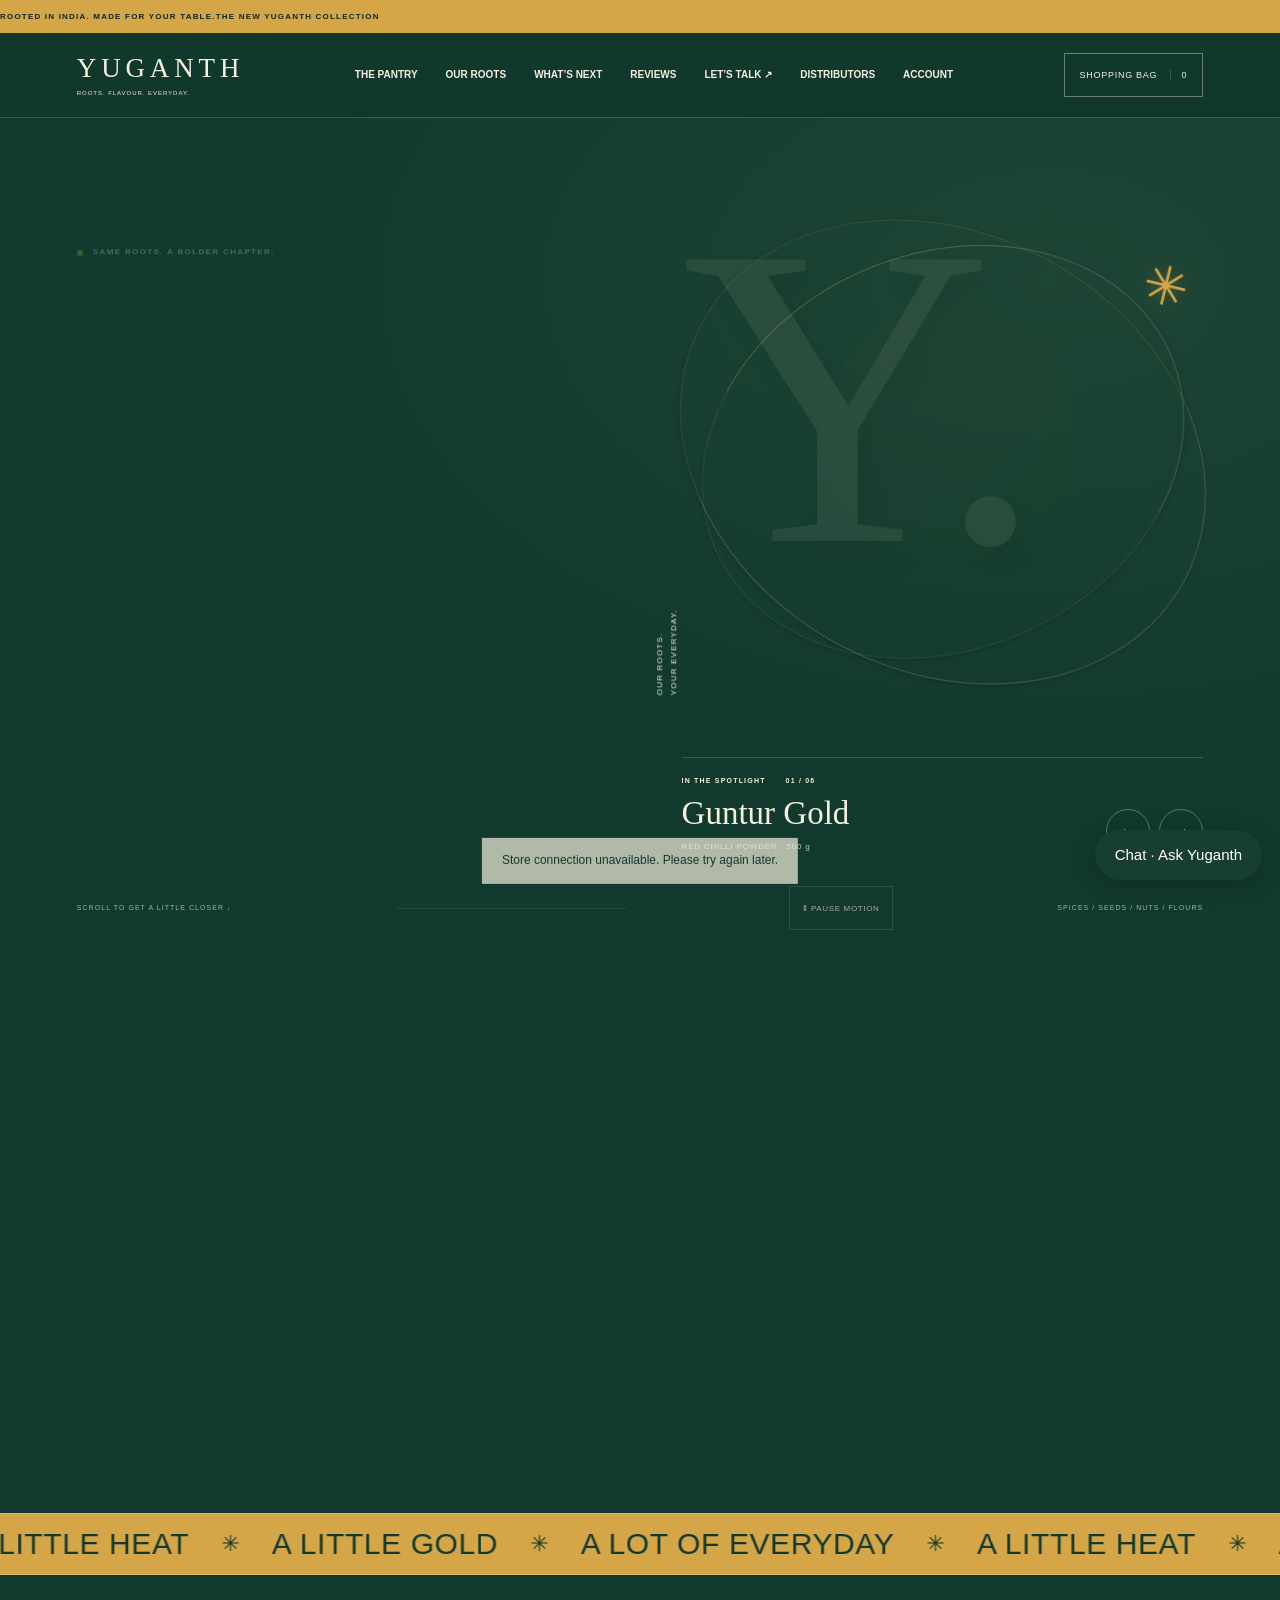
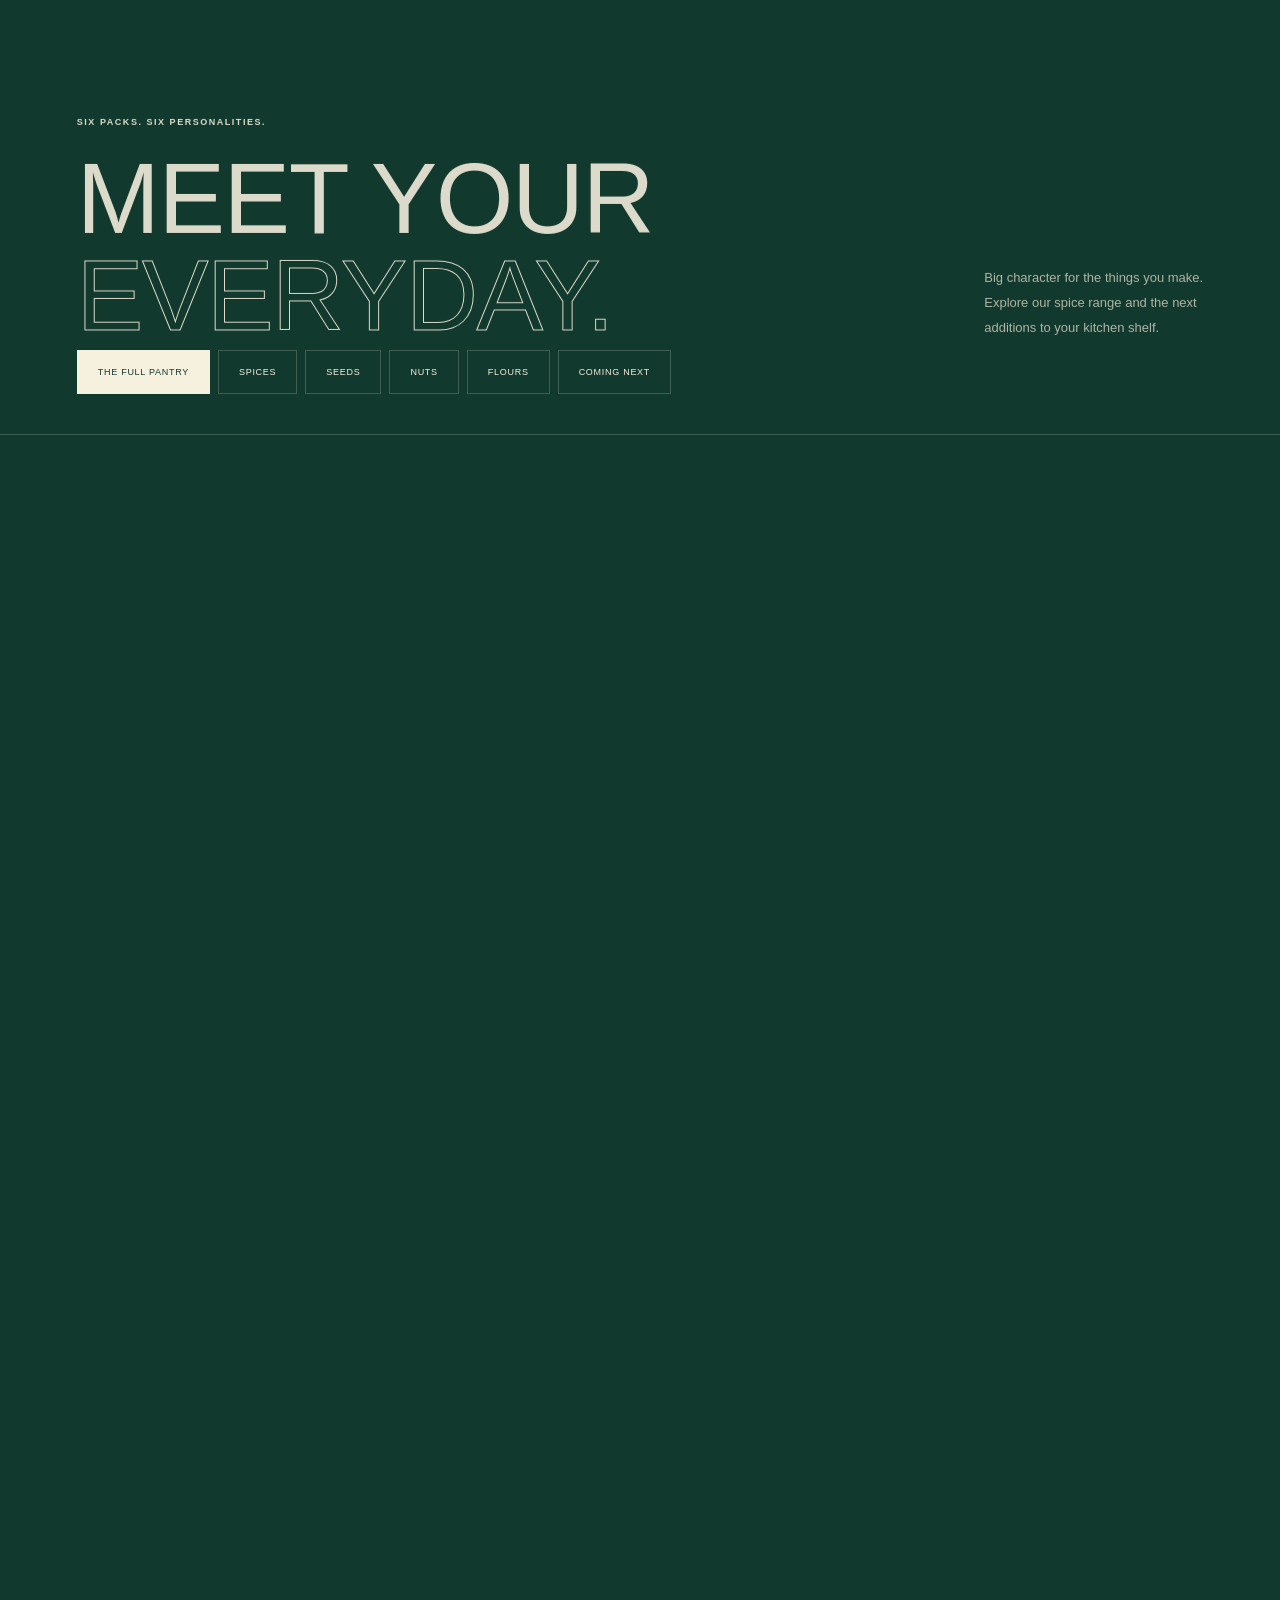
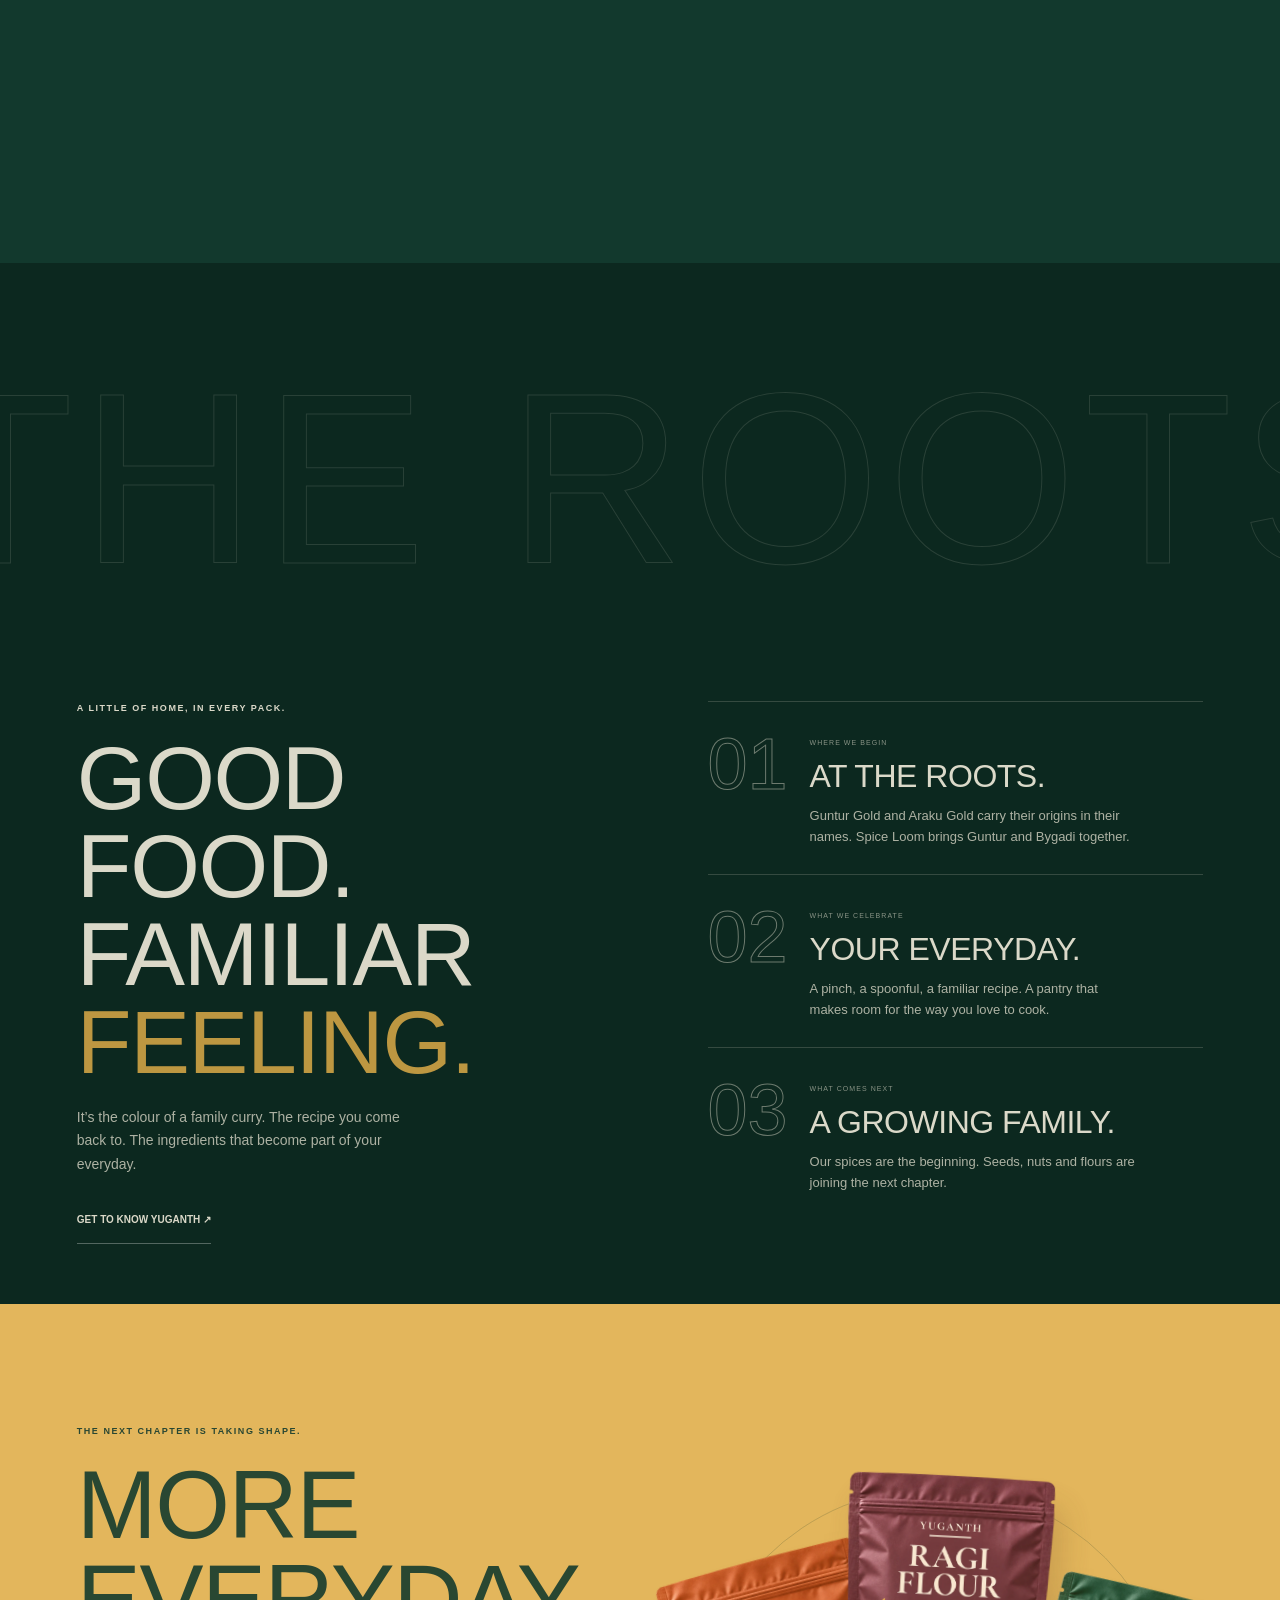
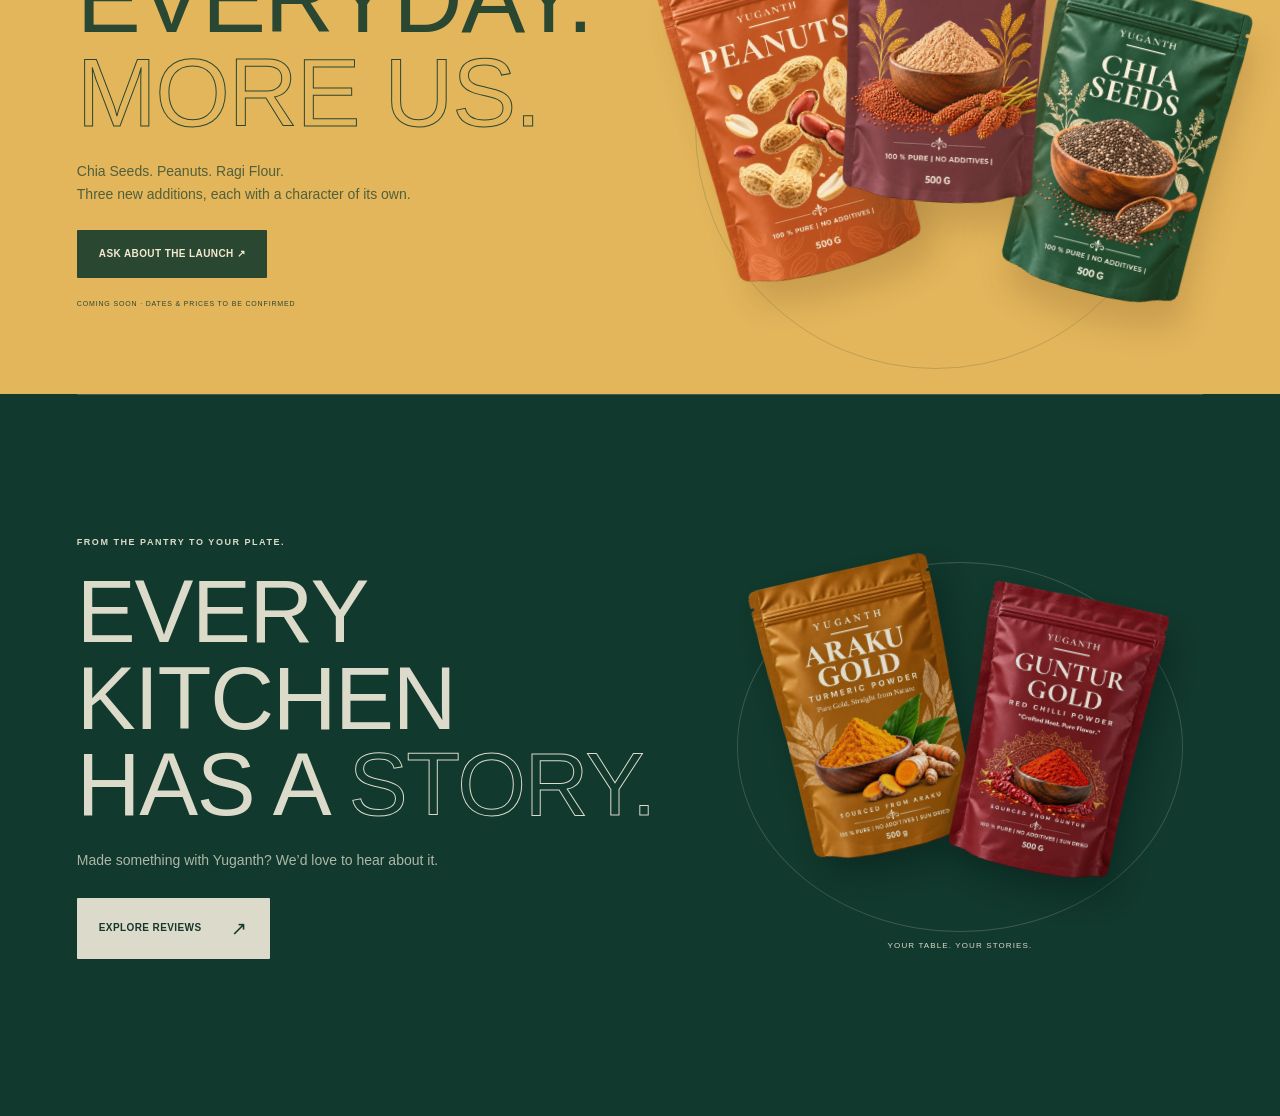
<file: public/pantry.html>
<!doctype html><html lang="en"><head><link rel="icon" type="image/svg+xml" href="/favicon.svg?v=20261105"><meta charset="utf-8"><meta name="viewport" content="width=device-width,initial-scale=1"><meta http-equiv="refresh" content="0;url=index.html#range"><title>Yuganth</title></head><body><a href="index.html#range">Continue to Yuganth</a></body></html>
</file>
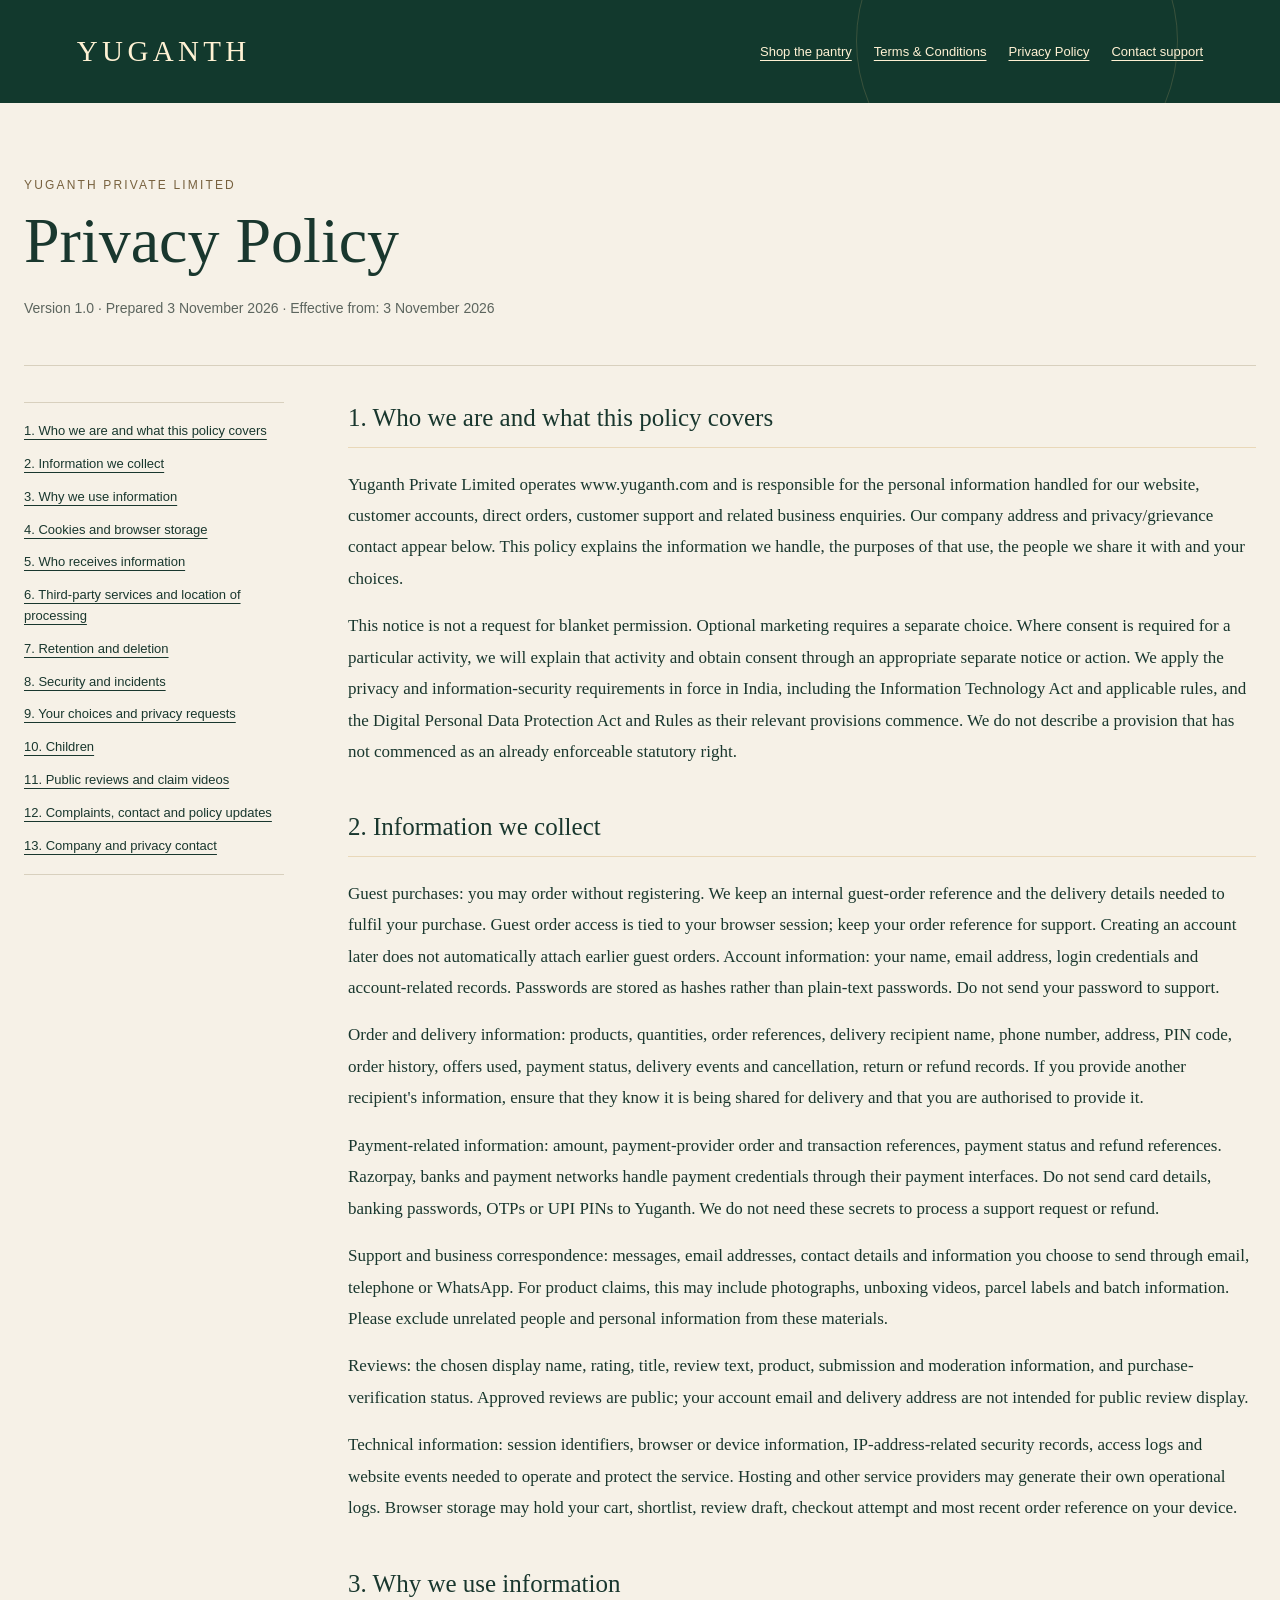
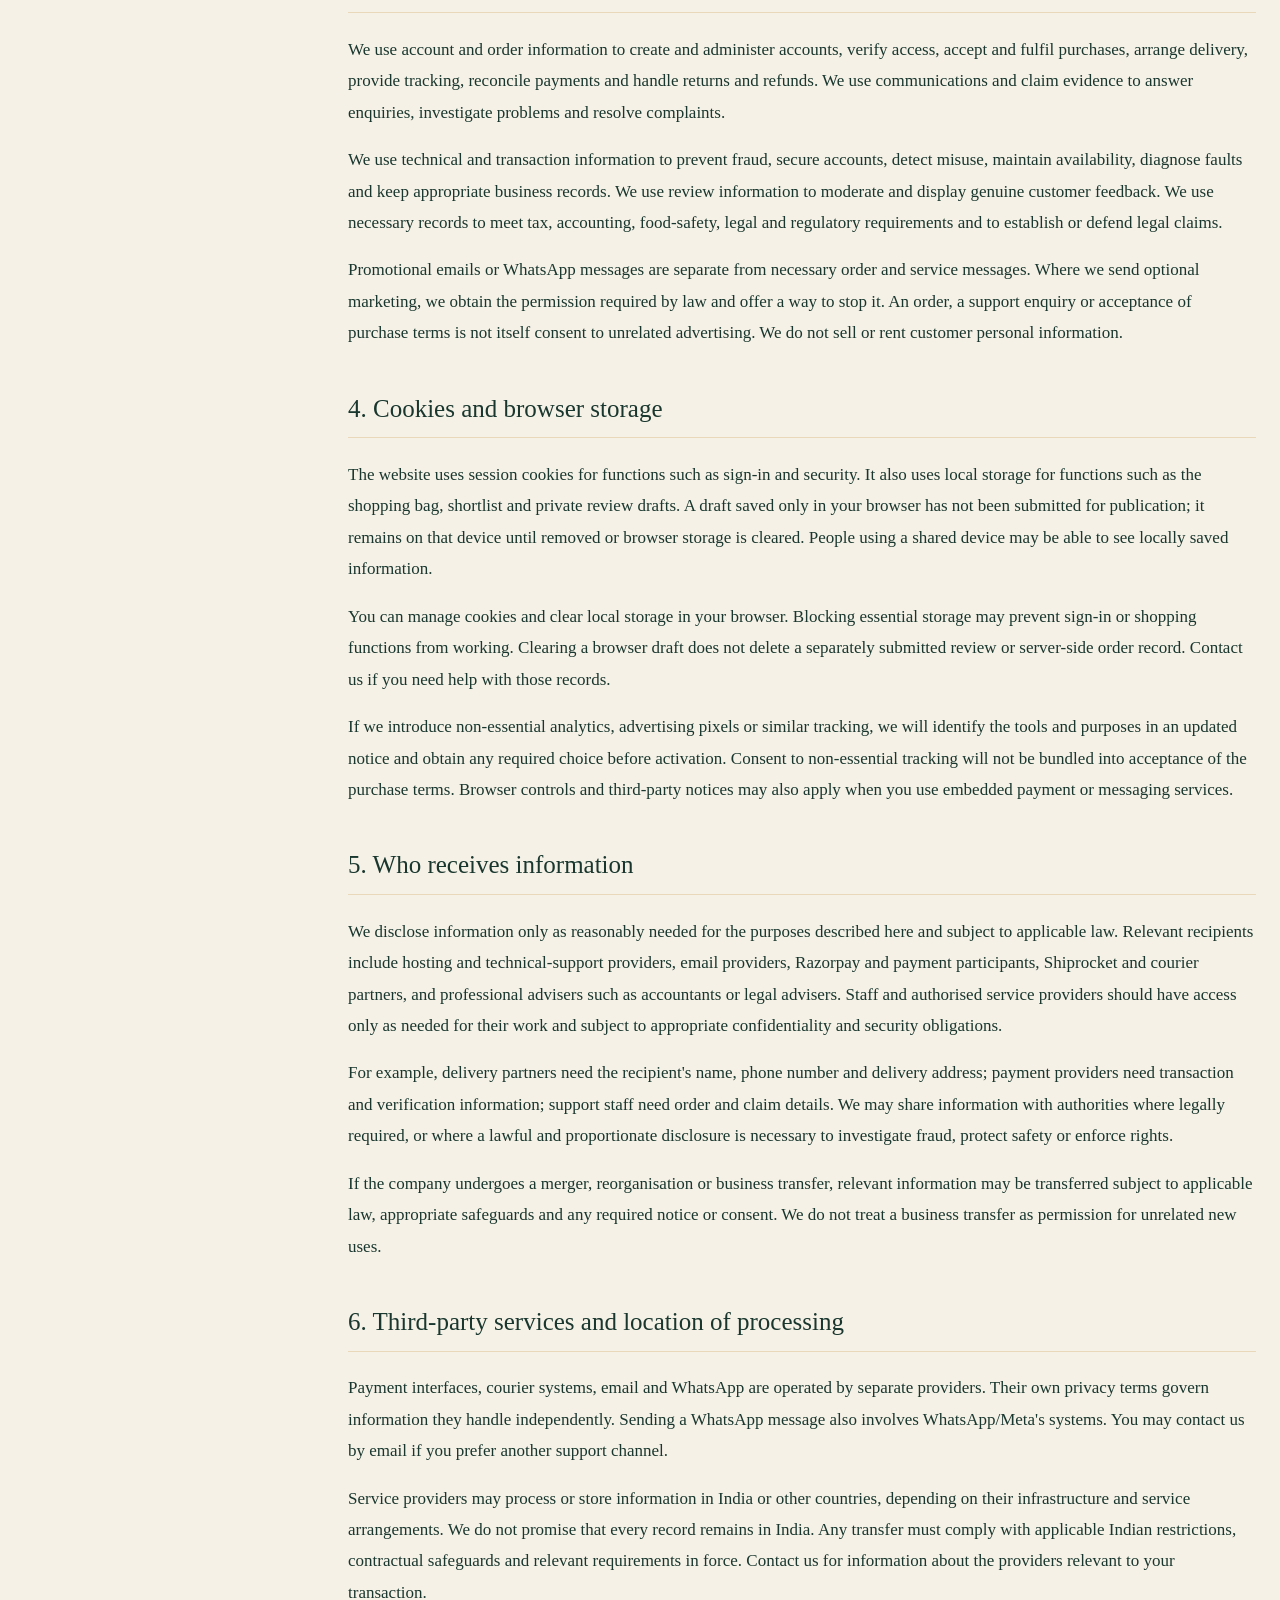
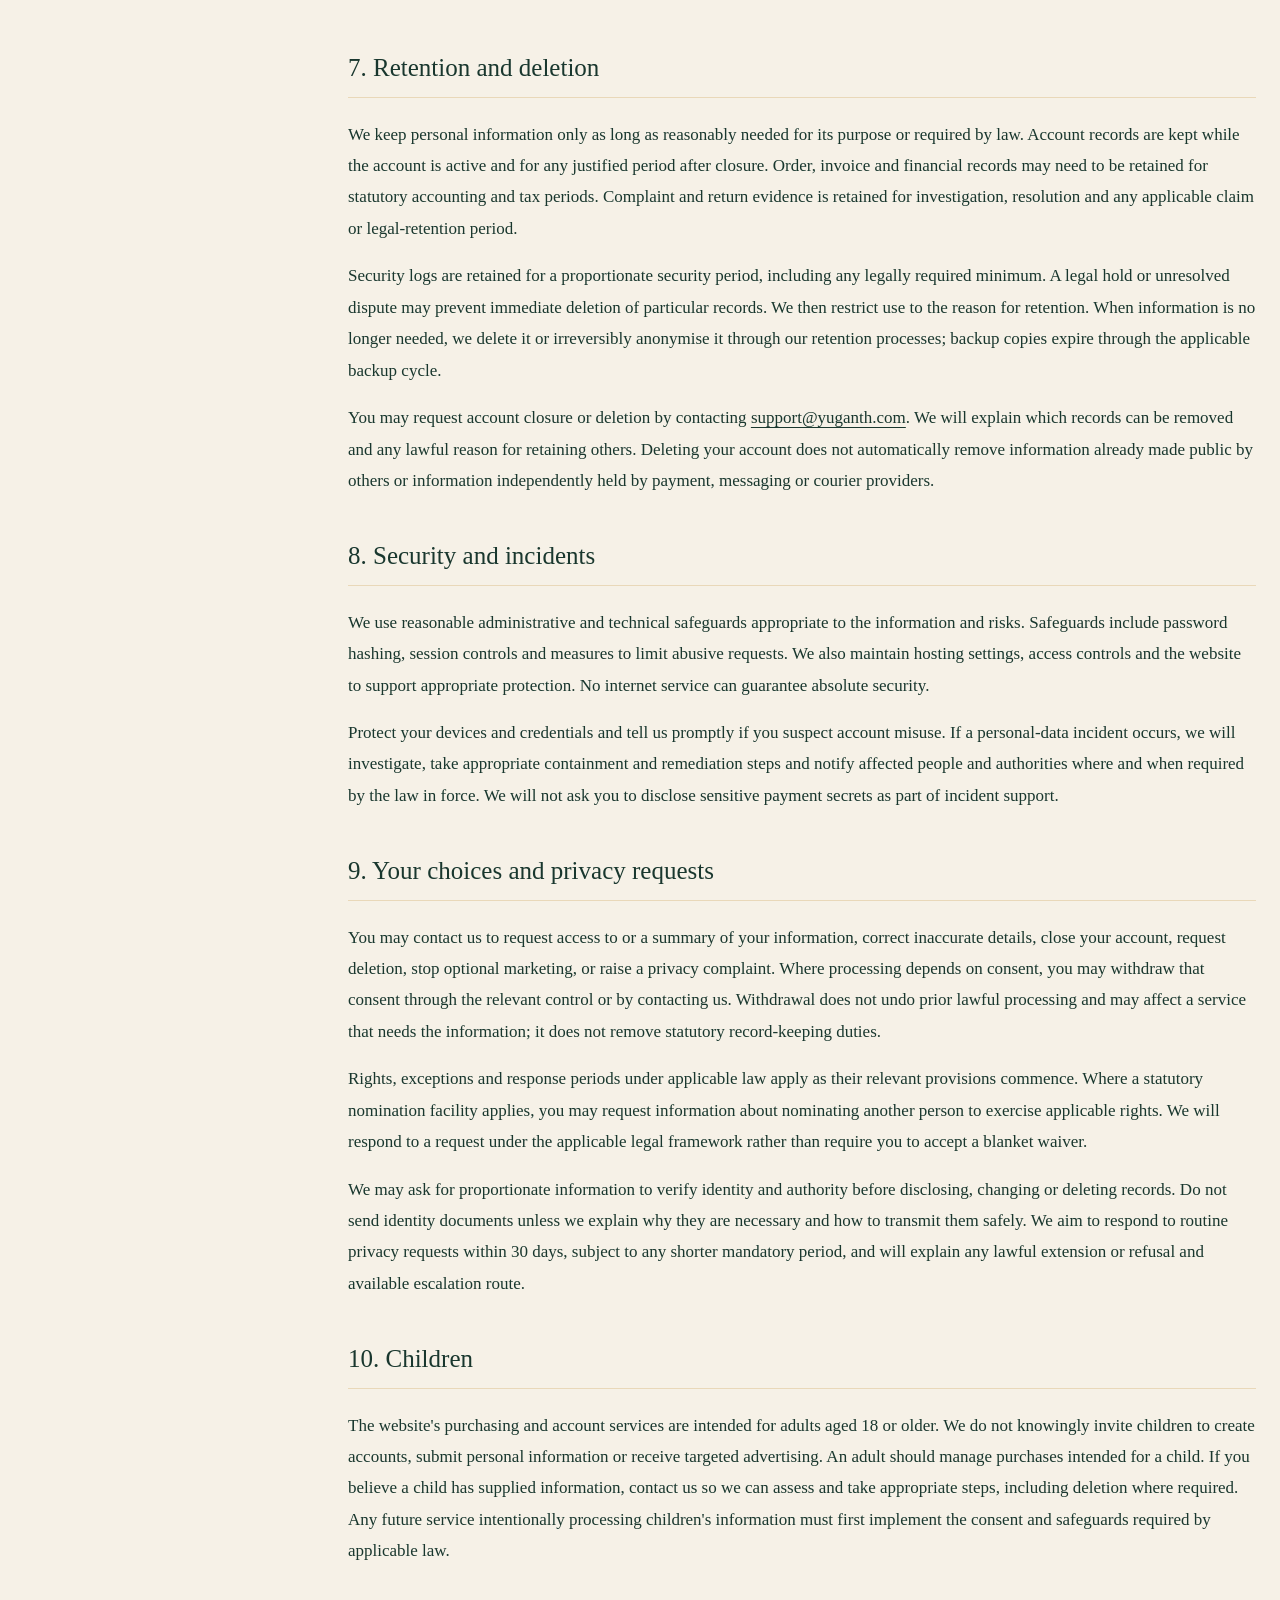
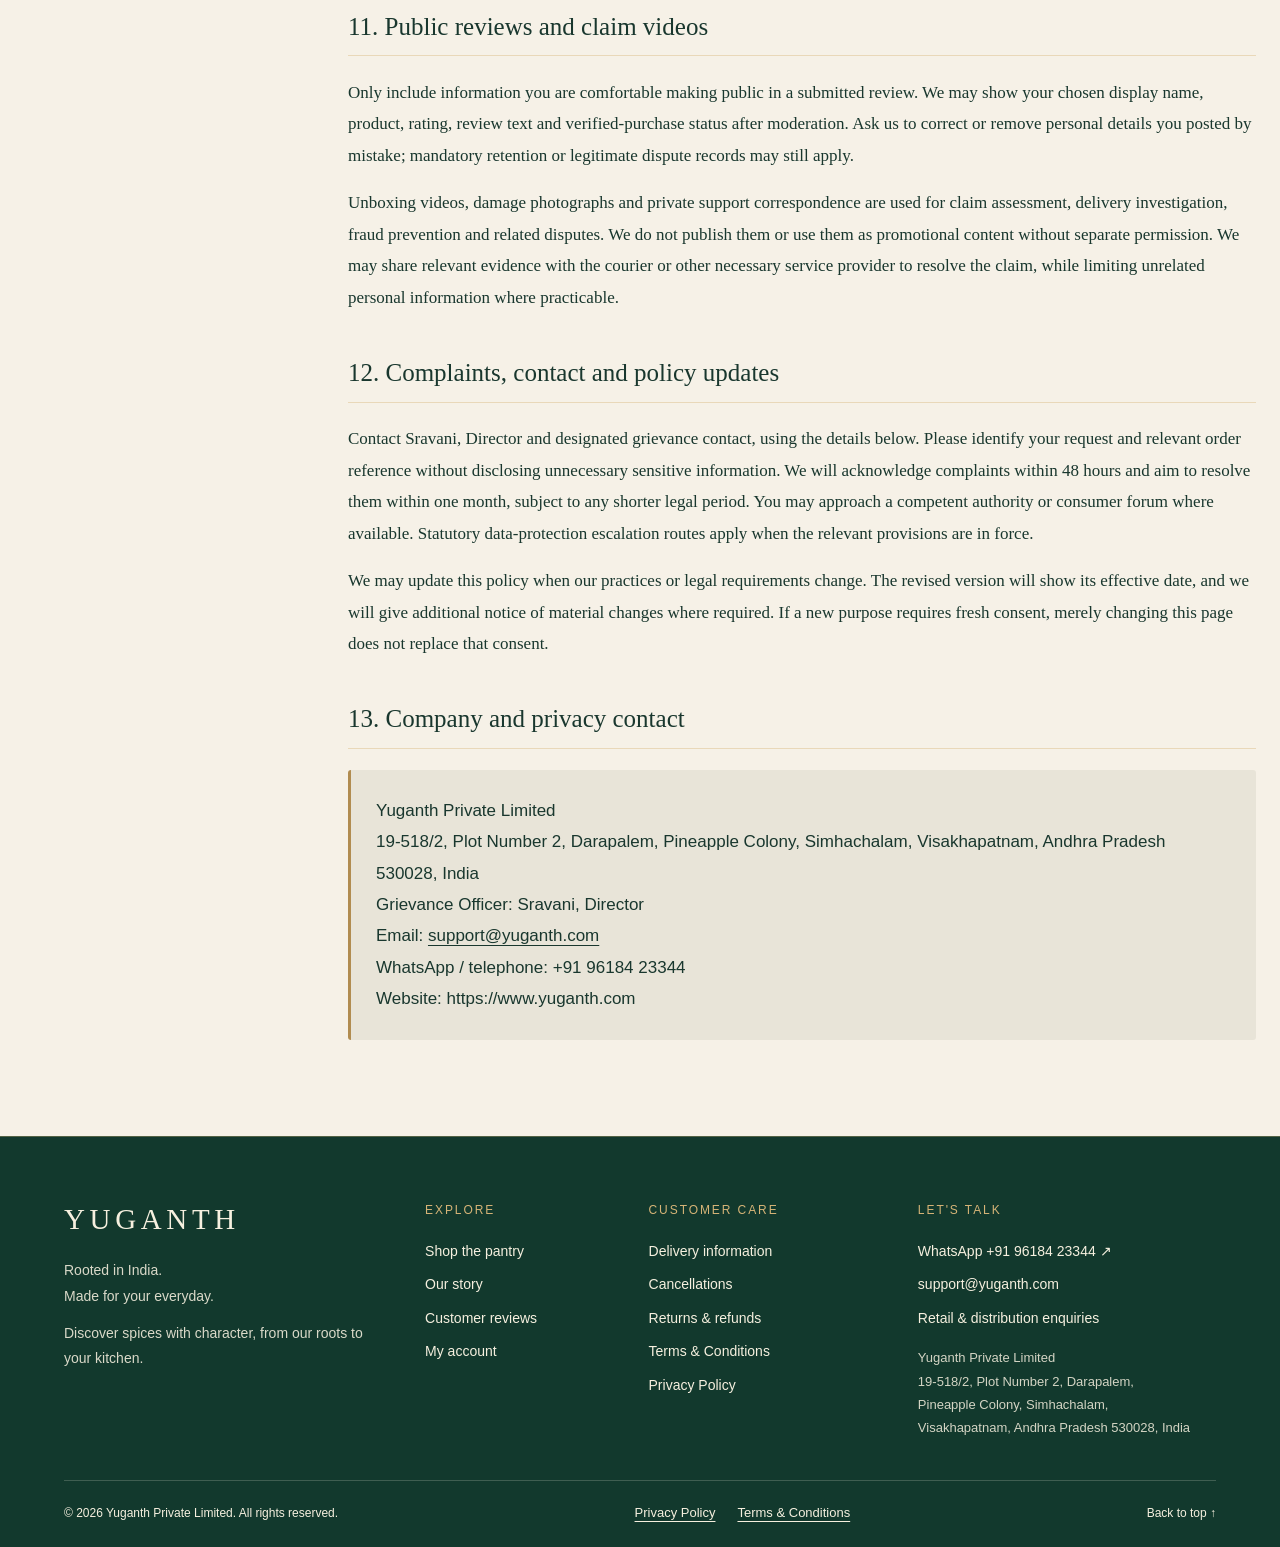
<file: public/privacy-policy.html>
<!doctype html><html lang="en-IN"><head><link rel="icon" type="image/svg+xml" href="/favicon.svg?v=20261105"><meta charset="utf-8"><meta name="viewport" content="width=device-width,initial-scale=1"><meta name="robots" content="index,follow"><title>Privacy Policy | Yuganth</title><meta name="description" content="Privacy Policy for Yuganth Private Limited's online food store."><link rel="stylesheet" href="policy.css"><style id="yuganth-refinements">:root{--y-forest:#12392d;--y-cream:#f6f0df;--y-gold:#d6b477}
.site-footer{display:block!important;width:100%;max-width:none!important;margin:0!important;padding:64px max(5vw,24px) 24px!important;background:var(--y-forest);color:var(--y-cream);border-top:1px solid #d6b47755;font:15px/1.75 Arial,sans-serif;text-align:left}
.site-footer .footer-grid{display:grid;grid-template-columns:1.4fr .8fr 1fr 1.3fr;gap:40px;max-width:1320px;margin:auto}
.site-footer h2{font:12px/1.5 Arial,sans-serif;letter-spacing:.16em;text-transform:uppercase;color:var(--y-gold);margin:0 0 20px}
.site-footer a{display:block;color:inherit;text-decoration:none;margin:9px 0;font-size:14px;letter-spacing:0;text-transform:none;overflow-wrap:anywhere}
.site-footer a:hover,.site-footer a:focus-visible{color:var(--y-gold);text-decoration:underline;text-underline-offset:5px}
.site-footer .footer-wordmark{font:29px/1.3 Georgia,serif;letter-spacing:.16em;margin:0 0 20px}
.site-footer p{font:14px/1.8 Arial,sans-serif;color:var(--y-cream);max-width:300px;margin:12px 0;opacity:.88}
.site-footer address{font:13px/1.8 Arial,sans-serif;font-style:normal;opacity:.85;margin-top:16px}
.site-footer .footer-bottom{display:flex;flex-direction:row;justify-content:space-between;gap:20px;flex-wrap:wrap;max-width:1320px;margin:40px auto 0;padding-top:22px;border-top:1px solid #f6f0df33;font:12px/1.7 Arial,sans-serif}
.site-footer .footer-bottom a{font-size:12px;margin:0}.site-footer .footer-grid section{min-width:0}
.guest-note{border:1px solid #12392d22;background:#e8eddf;padding:18px 22px;border-radius:8px}.checkout-account{flex-wrap:wrap}.checkout-account a{font-size:13px}
.purchase-consent{display:flex!important;align-items:flex-start;gap:12px;margin:22px 0!important;font:14px/1.65 Arial,sans-serif!important;text-transform:none!important;letter-spacing:0!important}
.purchase-consent input{width:19px!important;height:19px!important;min-height:19px!important;flex:0 0 19px;margin:4px 0 0!important;accent-color:var(--y-forest)}
.purchase-consent a{text-decoration:underline}.order-confirmation{padding:24px;border:1px solid #b9c7b3;border-radius:8px;background:#eef1e5;margin-top:24px;overflow-wrap:anywhere}.order-confirmation h2{font:28px/1.2 Georgia,serif}.order-confirmation a{display:inline-block;margin:12px 18px 0 0}.order-confirmation .order-reference{font:13px/1.8 monospace;user-select:all}
html{scroll-behavior:smooth;overflow-x:clip}a:focus-visible,button:focus-visible,input:focus-visible{outline:3px solid #bd9154;outline-offset:4px}
.product-card img{transition:transform .45s ease,filter .45s ease}.product-card:hover img{transform:translateY(-6px) scale(1.025);filter:drop-shadow(0 18px 20px #12392d22)}
.button,button{transition:background-color .2s ease,box-shadow .2s ease}.button:hover{box-shadow:0 8px 22px #102b211a}
.soft-reveal{animation:soft-arrive .65s ease both}.soft-reveal.is-visible{animation:soft-arrive .65s ease both}@keyframes soft-arrive{from{opacity:.5;transform:translateY(12px)}to{opacity:1;transform:none}}
.policy-page header{position:relative;overflow:hidden}.policy-page header:after{content:'';position:absolute;right:8%;top:-120px;width:320px;height:320px;border:1px solid #d6b47733;border-radius:50%;pointer-events:none}
.policy-page .policy-title{padding:20px 0 30px;border-bottom:1px solid #d8d0be;margin-bottom:36px}.policy-page .policy-title h1{max-width:780px}.policy-page main{max-width:1320px}
.policy-layout{display:grid;grid-template-columns:260px minmax(0,1fr);gap:64px;align-items:start}.policy-layout .toc{display:flex;flex-direction:column;position:sticky;top:24px;margin:0;padding:18px 0;gap:12px;max-height:85vh;overflow:auto;font-size:13px}.policy-content{min-width:0}.policy-content section:first-child h2{margin-top:0}.policy-content h2{padding-bottom:12px;border-bottom:1px solid #d6b47766}.policy-content p{font-size:17px;line-height:1.85}.policy-content .contact{border-left:3px solid #b18c50;padding:25px}.policy-page .meta{max-width:700px}
@media(max-width:950px){.site-footer .footer-grid{grid-template-columns:1fr 1fr;gap:32px}.policy-layout{grid-template-columns:1fr;gap:32px}.policy-layout .toc{position:static;max-height:none;display:grid;grid-template-columns:1fr 1fr}}
@media(max-width:560px){.site-footer{padding:44px 24px 24px!important}.site-footer .footer-grid{grid-template-columns:1fr;gap:28px}.site-footer h2{margin-bottom:10px}.site-footer p{max-width:none}.site-footer .footer-bottom{margin-top:28px;gap:10px}.policy-layout .toc{grid-template-columns:1fr}.policy-page .policy-title{padding-top:8px}.policy-content p{font-size:16px}}
@media(prefers-reduced-motion:reduce){html{scroll-behavior:auto}*,*:before,*:after{animation:none!important;transition:none!important}.soft-reveal{opacity:1;transform:none}.product-card:hover img{transform:none}}
@media print{.site-footer,.policy-layout .toc{display:none!important}.policy-layout{display:block}.policy-content p{font-size:11pt}.soft-reveal{animation:none;opacity:1;transform:none}}

.embedded-account .site-footer{display:none!important}
.site-footer .footer-legal{display:flex;flex-direction:row;flex-wrap:wrap;gap:10px 22px}.site-footer .footer-legal a{margin:0;font-size:13px;text-decoration:underline;text-underline-offset:4px}
</style></head><body class="policy-page" id="top"><a class="skip" href="#content">Skip to content</a><header><a class="brand" href="https://www.yuganth.com/">YUGANTH</a><nav aria-label="Policy navigation"><a href="index.html#range">Shop the pantry</a><a href="terms-and-conditions.html">Terms &amp; Conditions</a><a href="privacy-policy.html">Privacy Policy</a><a href="mailto:support@yuganth.com">Contact support</a></nav></header><main id="content"><div class="policy-title"><div class="eyebrow">Yuganth Private Limited</div><h1>Privacy Policy</h1><p class="meta">Version 1.0 · Prepared 3 November 2026 · Effective from: 3 November 2026</p></div><div class="policy-layout"><nav class="toc" aria-label="On this page"><a href="#section-1">1. Who we are and what this policy covers</a><a href="#section-2">2. Information we collect</a><a href="#section-3">3. Why we use information</a><a href="#section-4">4. Cookies and browser storage</a><a href="#section-5">5. Who receives information</a><a href="#section-6">6. Third-party services and location of processing</a><a href="#section-7">7. Retention and deletion</a><a href="#section-8">8. Security and incidents</a><a href="#section-9">9. Your choices and privacy requests</a><a href="#section-10">10. Children</a><a href="#section-11">11. Public reviews and claim videos</a><a href="#section-12">12. Complaints, contact and policy updates</a><a href="#section-13">13. Company and privacy contact</a></nav><div class="policy-content"><section id="section-1"><h2>1. Who we are and what this policy covers</h2><p>Yuganth Private Limited operates www.yuganth.com and is responsible for the personal information handled for our website, customer accounts, direct orders, customer support and related business enquiries. Our company address and privacy/grievance contact appear below. This policy explains the information we handle, the purposes of that use, the people we share it with and your choices.</p><p>This notice is not a request for blanket permission. Optional marketing requires a separate choice. Where consent is required for a particular activity, we will explain that activity and obtain consent through an appropriate separate notice or action. We apply the privacy and information-security requirements in force in India, including the Information Technology Act and applicable rules, and the Digital Personal Data Protection Act and Rules as their relevant provisions commence. We do not describe a provision that has not commenced as an already enforceable statutory right.</p></section><section id="section-2"><h2>2. Information we collect</h2><p>Guest purchases: you may order without registering. We keep an internal guest-order reference and the delivery details needed to fulfil your purchase. Guest order access is tied to your browser session; keep your order reference for support. Creating an account later does not automatically attach earlier guest orders.

Account information: your name, email address, login credentials and account-related records. Passwords are stored as hashes rather than plain-text passwords. Do not send your password to support.</p><p>Order and delivery information: products, quantities, order references, delivery recipient name, phone number, address, PIN code, order history, offers used, payment status, delivery events and cancellation, return or refund records. If you provide another recipient&#x27;s information, ensure that they know it is being shared for delivery and that you are authorised to provide it.</p><p>Payment-related information: amount, payment-provider order and transaction references, payment status and refund references. Razorpay, banks and payment networks handle payment credentials through their payment interfaces. Do not send card details, banking passwords, OTPs or UPI PINs to Yuganth. We do not need these secrets to process a support request or refund.</p><p>Support and business correspondence: messages, email addresses, contact details and information you choose to send through email, telephone or WhatsApp. For product claims, this may include photographs, unboxing videos, parcel labels and batch information. Please exclude unrelated people and personal information from these materials.</p><p>Reviews: the chosen display name, rating, title, review text, product, submission and moderation information, and purchase-verification status. Approved reviews are public; your account email and delivery address are not intended for public review display.</p><p>Technical information: session identifiers, browser or device information, IP-address-related security records, access logs and website events needed to operate and protect the service. Hosting and other service providers may generate their own operational logs. Browser storage may hold your cart, shortlist, review draft, checkout attempt and most recent order reference on your device.</p></section><section id="section-3"><h2>3. Why we use information</h2><p>We use account and order information to create and administer accounts, verify access, accept and fulfil purchases, arrange delivery, provide tracking, reconcile payments and handle returns and refunds. We use communications and claim evidence to answer enquiries, investigate problems and resolve complaints.</p><p>We use technical and transaction information to prevent fraud, secure accounts, detect misuse, maintain availability, diagnose faults and keep appropriate business records. We use review information to moderate and display genuine customer feedback. We use necessary records to meet tax, accounting, food-safety, legal and regulatory requirements and to establish or defend legal claims.</p><p>Promotional emails or WhatsApp messages are separate from necessary order and service messages. Where we send optional marketing, we obtain the permission required by law and offer a way to stop it. An order, a support enquiry or acceptance of purchase terms is not itself consent to unrelated advertising. We do not sell or rent customer personal information.</p></section><section id="section-4"><h2>4. Cookies and browser storage</h2><p>The website uses session cookies for functions such as sign-in and security. It also uses local storage for functions such as the shopping bag, shortlist and private review drafts. A draft saved only in your browser has not been submitted for publication; it remains on that device until removed or browser storage is cleared. People using a shared device may be able to see locally saved information.</p><p>You can manage cookies and clear local storage in your browser. Blocking essential storage may prevent sign-in or shopping functions from working. Clearing a browser draft does not delete a separately submitted review or server-side order record. Contact us if you need help with those records.</p><p>If we introduce non-essential analytics, advertising pixels or similar tracking, we will identify the tools and purposes in an updated notice and obtain any required choice before activation. Consent to non-essential tracking will not be bundled into acceptance of the purchase terms. Browser controls and third-party notices may also apply when you use embedded payment or messaging services.</p></section><section id="section-5"><h2>5. Who receives information</h2><p>We disclose information only as reasonably needed for the purposes described here and subject to applicable law. Relevant recipients include hosting and technical-support providers, email providers, Razorpay and payment participants, Shiprocket and courier partners, and professional advisers such as accountants or legal advisers. Staff and authorised service providers should have access only as needed for their work and subject to appropriate confidentiality and security obligations.</p><p>For example, delivery partners need the recipient&#x27;s name, phone number and delivery address; payment providers need transaction and verification information; support staff need order and claim details. We may share information with authorities where legally required, or where a lawful and proportionate disclosure is necessary to investigate fraud, protect safety or enforce rights.</p><p>If the company undergoes a merger, reorganisation or business transfer, relevant information may be transferred subject to applicable law, appropriate safeguards and any required notice or consent. We do not treat a business transfer as permission for unrelated new uses.</p></section><section id="section-6"><h2>6. Third-party services and location of processing</h2><p>Payment interfaces, courier systems, email and WhatsApp are operated by separate providers. Their own privacy terms govern information they handle independently. Sending a WhatsApp message also involves WhatsApp/Meta&#x27;s systems. You may contact us by email if you prefer another support channel.</p><p>Service providers may process or store information in India or other countries, depending on their infrastructure and service arrangements. We do not promise that every record remains in India. Any transfer must comply with applicable Indian restrictions, contractual safeguards and relevant requirements in force. Contact us for information about the providers relevant to your transaction.</p></section><section id="section-7"><h2>7. Retention and deletion</h2><p>We keep personal information only as long as reasonably needed for its purpose or required by law. Account records are kept while the account is active and for any justified period after closure. Order, invoice and financial records may need to be retained for statutory accounting and tax periods. Complaint and return evidence is retained for investigation, resolution and any applicable claim or legal-retention period.</p><p>Security logs are retained for a proportionate security period, including any legally required minimum. A legal hold or unresolved dispute may prevent immediate deletion of particular records. We then restrict use to the reason for retention. When information is no longer needed, we delete it or irreversibly anonymise it through our retention processes; backup copies expire through the applicable backup cycle.</p><p>You may request account closure or deletion by contacting <a href="mailto:support@yuganth.com">support@yuganth.com</a>. We will explain which records can be removed and any lawful reason for retaining others. Deleting your account does not automatically remove information already made public by others or information independently held by payment, messaging or courier providers.</p></section><section id="section-8"><h2>8. Security and incidents</h2><p>We use reasonable administrative and technical safeguards appropriate to the information and risks. Safeguards include password hashing, session controls and measures to limit abusive requests. We also maintain hosting settings, access controls and the website to support appropriate protection. No internet service can guarantee absolute security.</p><p>Protect your devices and credentials and tell us promptly if you suspect account misuse. If a personal-data incident occurs, we will investigate, take appropriate containment and remediation steps and notify affected people and authorities where and when required by the law in force. We will not ask you to disclose sensitive payment secrets as part of incident support.</p></section><section id="section-9"><h2>9. Your choices and privacy requests</h2><p>You may contact us to request access to or a summary of your information, correct inaccurate details, close your account, request deletion, stop optional marketing, or raise a privacy complaint. Where processing depends on consent, you may withdraw that consent through the relevant control or by contacting us. Withdrawal does not undo prior lawful processing and may affect a service that needs the information; it does not remove statutory record-keeping duties.</p><p>Rights, exceptions and response periods under applicable law apply as their relevant provisions commence. Where a statutory nomination facility applies, you may request information about nominating another person to exercise applicable rights. We will respond to a request under the applicable legal framework rather than require you to accept a blanket waiver.</p><p>We may ask for proportionate information to verify identity and authority before disclosing, changing or deleting records. Do not send identity documents unless we explain why they are necessary and how to transmit them safely. We aim to respond to routine privacy requests within 30 days, subject to any shorter mandatory period, and will explain any lawful extension or refusal and available escalation route.</p></section><section id="section-10"><h2>10. Children</h2><p>The website&#x27;s purchasing and account services are intended for adults aged 18 or older. We do not knowingly invite children to create accounts, submit personal information or receive targeted advertising. An adult should manage purchases intended for a child. If you believe a child has supplied information, contact us so we can assess and take appropriate steps, including deletion where required. Any future service intentionally processing children&#x27;s information must first implement the consent and safeguards required by applicable law.</p></section><section id="section-11"><h2>11. Public reviews and claim videos</h2><p>Only include information you are comfortable making public in a submitted review. We may show your chosen display name, product, rating, review text and verified-purchase status after moderation. Ask us to correct or remove personal details you posted by mistake; mandatory retention or legitimate dispute records may still apply.</p><p>Unboxing videos, damage photographs and private support correspondence are used for claim assessment, delivery investigation, fraud prevention and related disputes. We do not publish them or use them as promotional content without separate permission. We may share relevant evidence with the courier or other necessary service provider to resolve the claim, while limiting unrelated personal information where practicable.</p></section><section id="section-12"><h2>12. Complaints, contact and policy updates</h2><p>Contact Sravani, Director and designated grievance contact, using the details below. Please identify your request and relevant order reference without disclosing unnecessary sensitive information. We will acknowledge complaints within 48 hours and aim to resolve them within one month, subject to any shorter legal period. You may approach a competent authority or consumer forum where available. Statutory data-protection escalation routes apply when the relevant provisions are in force.</p><p>We may update this policy when our practices or legal requirements change. The revised version will show its effective date, and we will give additional notice of material changes where required. If a new purpose requires fresh consent, merely changing this page does not replace that consent.</p></section><section id="section-13"><h2>13. Company and privacy contact</h2><p class="contact">Yuganth Private Limited
19-518/2, Plot Number 2, Darapalem, Pineapple Colony, Simhachalam, Visakhapatnam, Andhra Pradesh 530028, India
Grievance Officer: Sravani, Director
Email: <a href="mailto:support@yuganth.com">support@yuganth.com</a>
WhatsApp / telephone: +91 96184 23344
Website: https://www.yuganth.com</p></section></div></div></main><footer class="site-footer"><div class="footer-grid"><section><a class="footer-wordmark" href="index.html">YUGANTH</a><p>Rooted in India.<br>Made for your everyday.</p><p>Discover spices with character, from our roots to your kitchen.</p></section><section><h2>Explore</h2><a href="index.html#range">Shop the pantry</a><a href="index.html#roots">Our story</a><a href="index.html#reviews">Customer reviews</a><a href="account.html">My account</a></section><section><h2>Customer care</h2><a href="terms-and-conditions.html#section-6">Delivery information</a><a href="terms-and-conditions.html#section-7">Cancellations</a><a href="terms-and-conditions.html#section-8">Returns &amp; refunds</a><a href="terms-and-conditions.html">Terms &amp; Conditions</a><a href="privacy-policy.html">Privacy Policy</a></section><section><h2>Let's talk</h2><a href="https://wa.me/919618423344" target="_blank" rel="noopener">WhatsApp +91 96184 23344 ↗</a><a href="mailto:support@yuganth.com">support@yuganth.com</a><a href="mailto:business@yuganth.com">Retail &amp; distribution enquiries</a><address>Yuganth Private Limited<br>19-518/2, Plot Number 2, Darapalem,<br>Pineapple Colony, Simhachalam,<br>Visakhapatnam, Andhra Pradesh 530028, India</address></section></div><div class="footer-bottom"><span>© 2026 Yuganth Private Limited. All rights reserved.</span><nav class="footer-legal" aria-label="Legal policies"><a href="privacy-policy.html">Privacy Policy</a><a href="terms-and-conditions.html">Terms &amp; Conditions</a></nav><a href="#top">Back to top ↑</a></div></footer><script src="assets/refinements.js?v=20261103"></script></body></html>
</file>
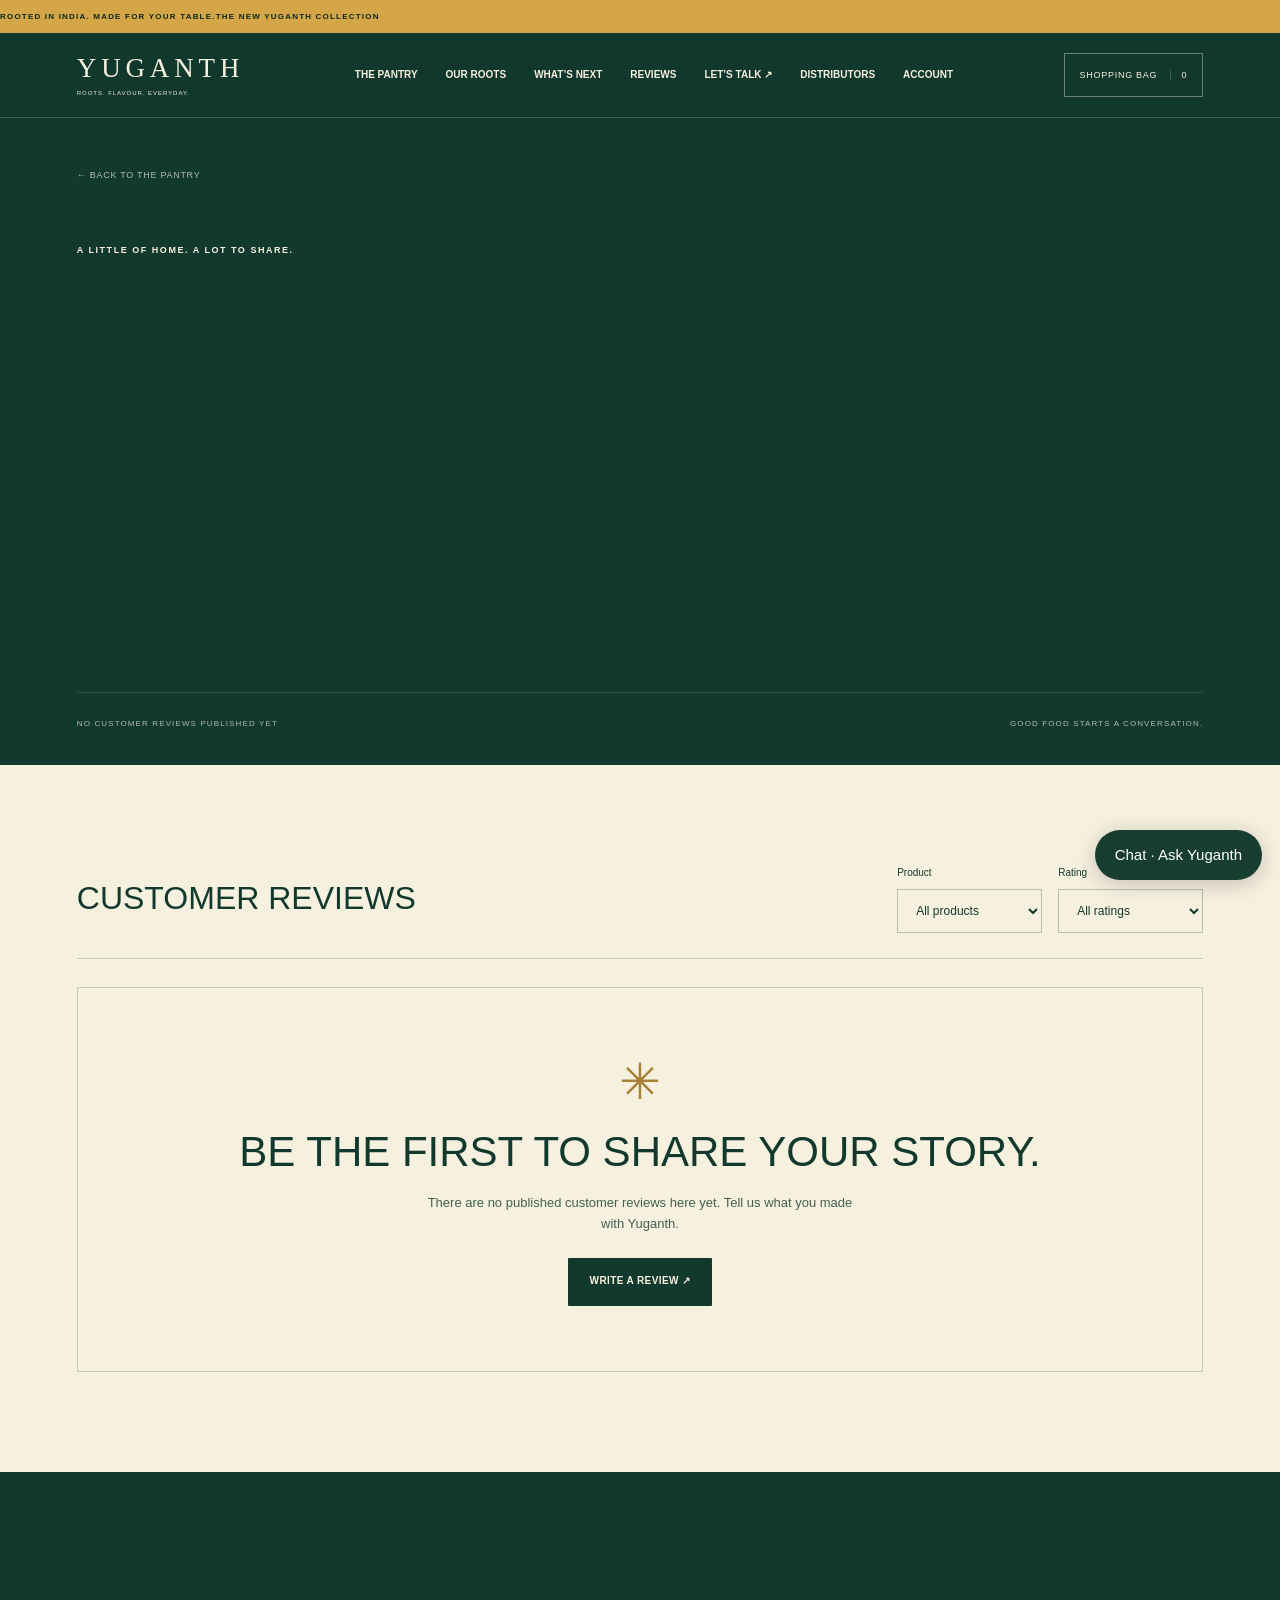
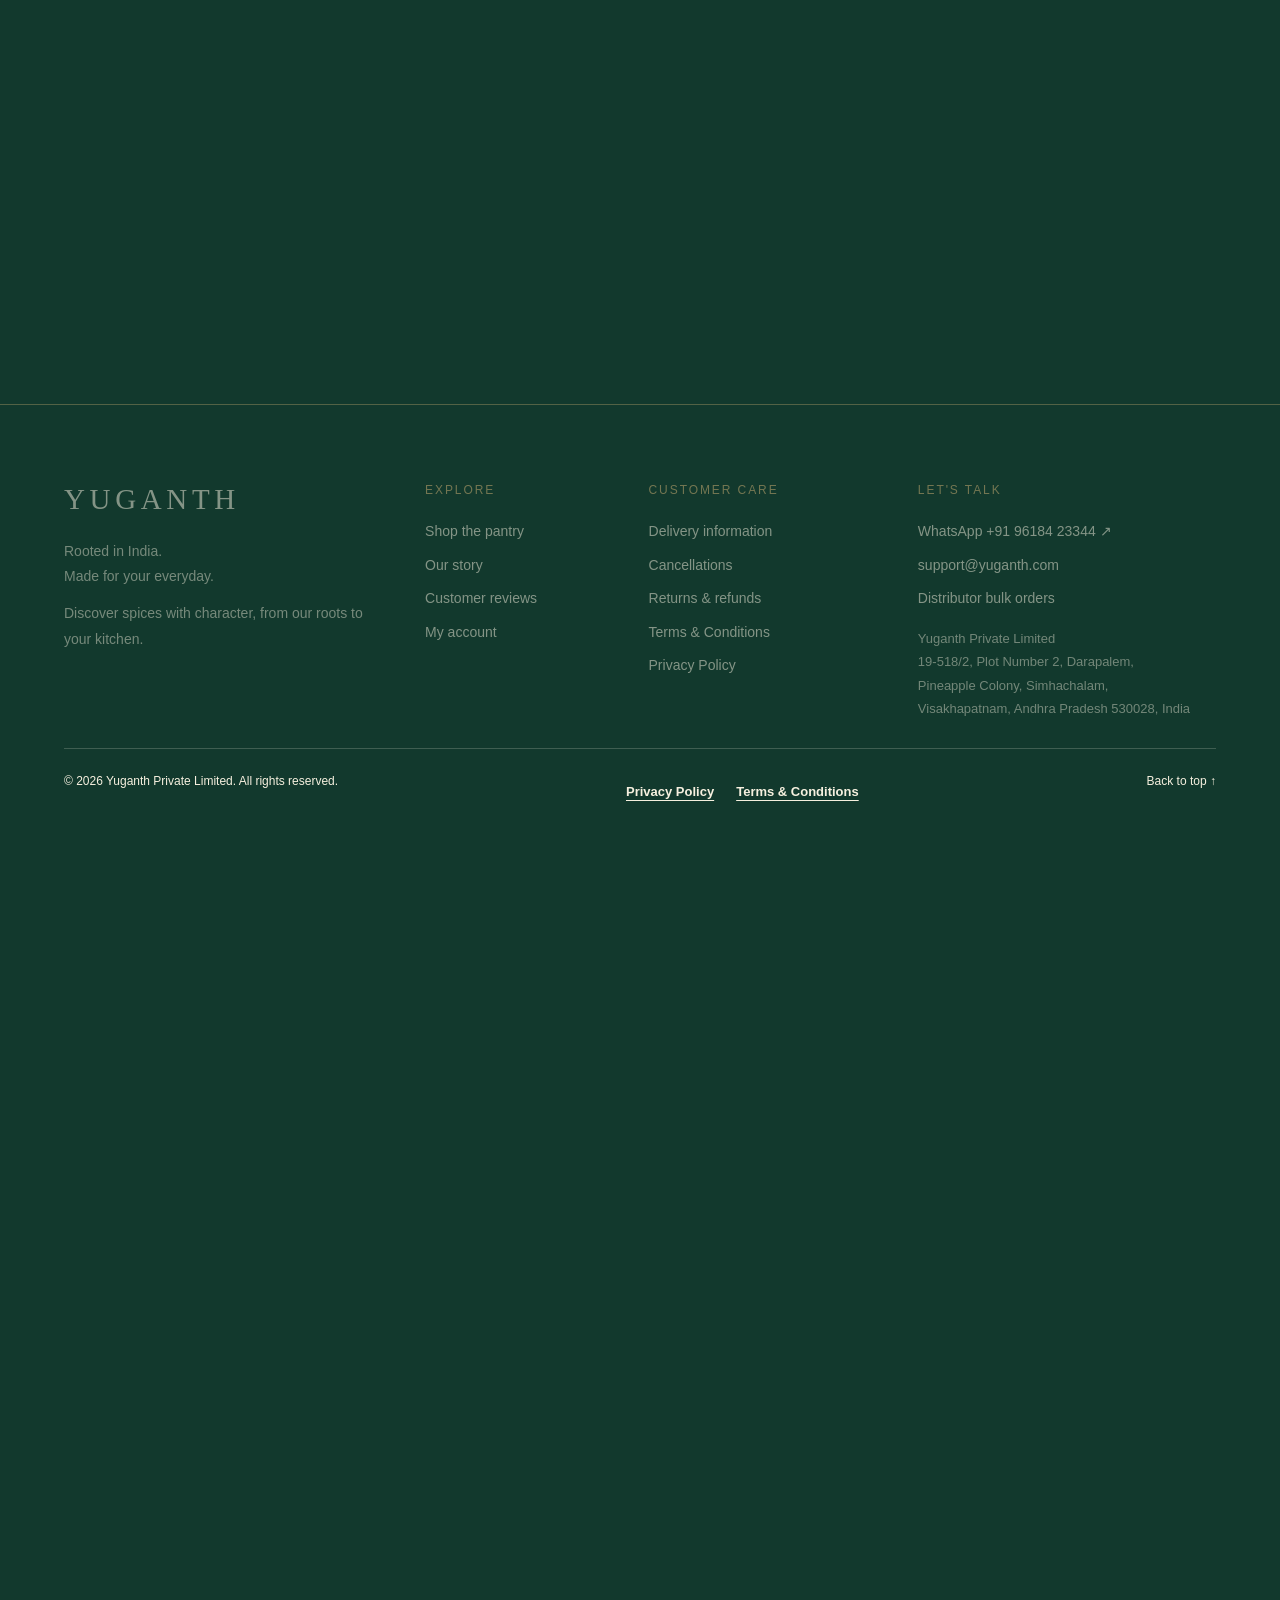
<file: public/reviews.html>
<!doctype html><html lang="en"><head><link rel="icon" type="image/svg+xml" href="/favicon.svg?v=20261105"><meta charset="utf-8"><meta name="viewport" content="width=device-width,initial-scale=1"><meta http-equiv="refresh" content="0;url=index.html#reviews"><title>Yuganth</title></head><body><a href="index.html#reviews">Continue to Yuganth</a></body></html>
</file>
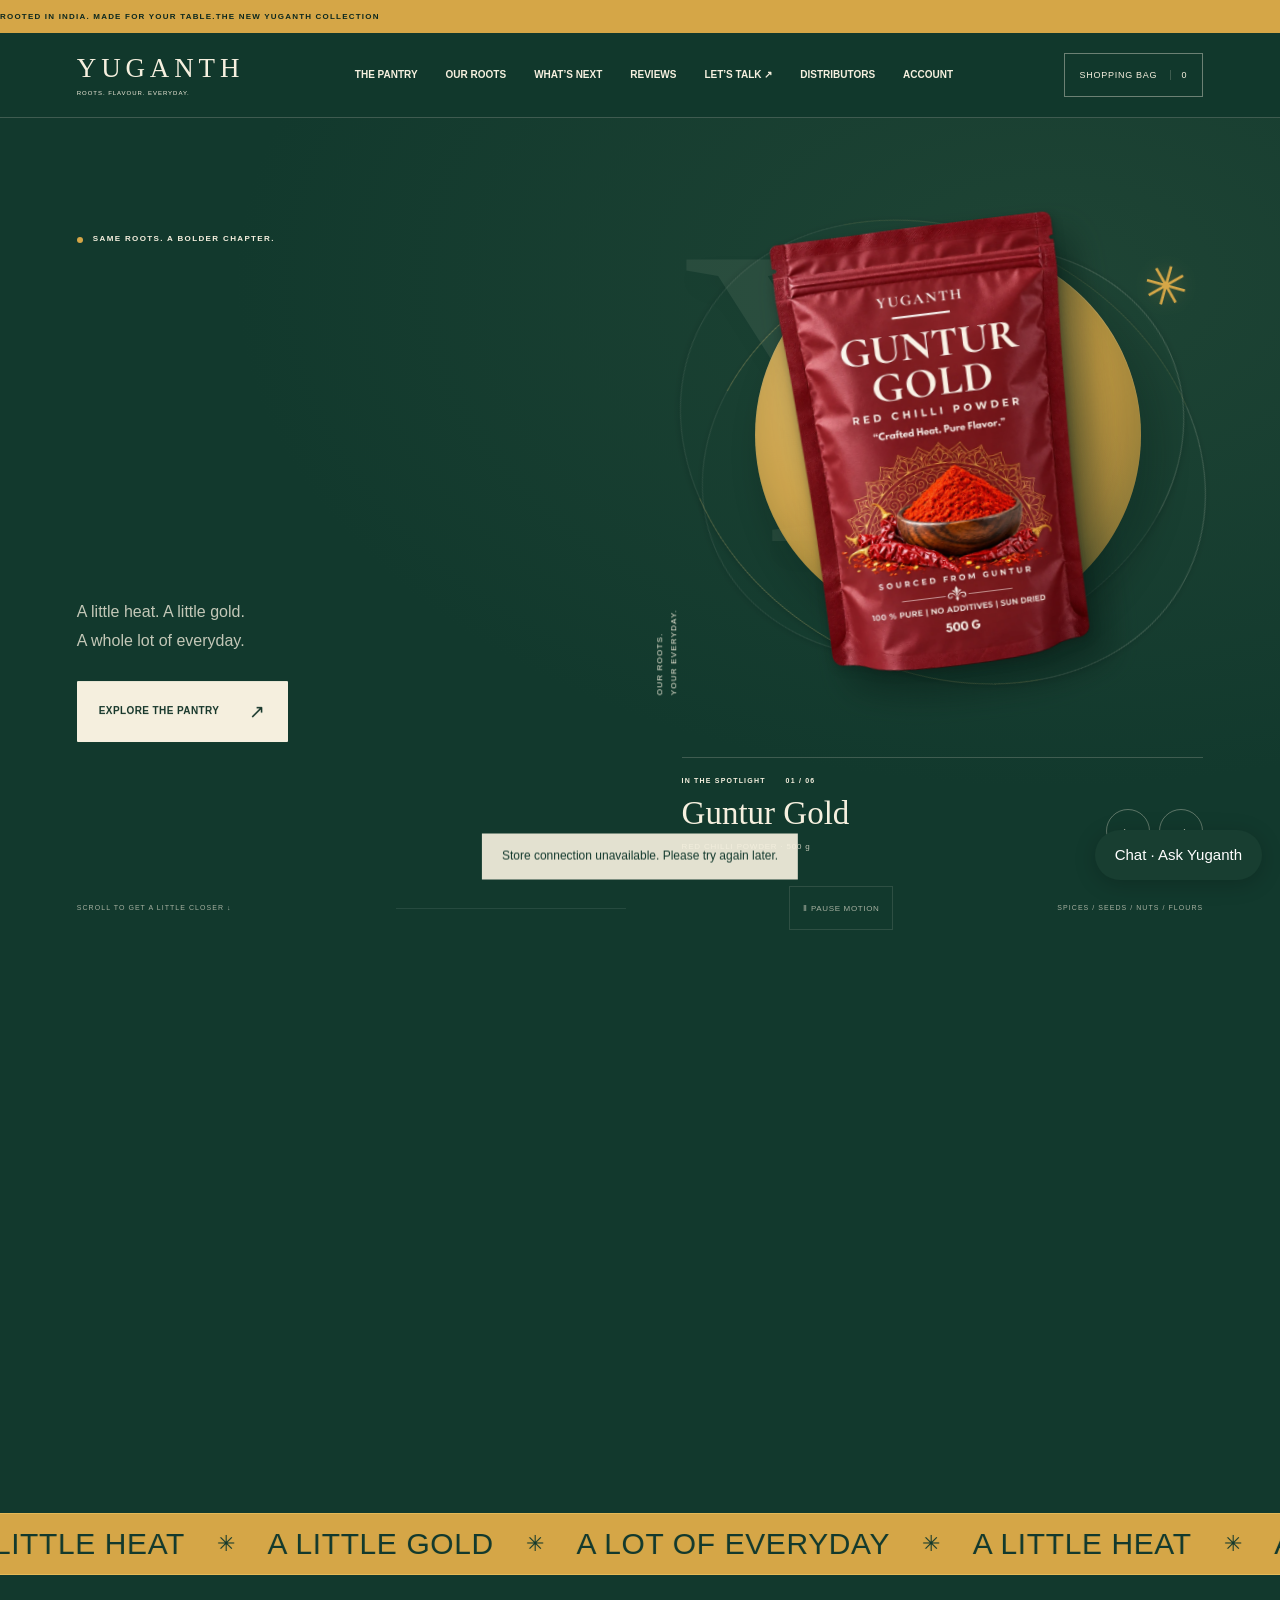
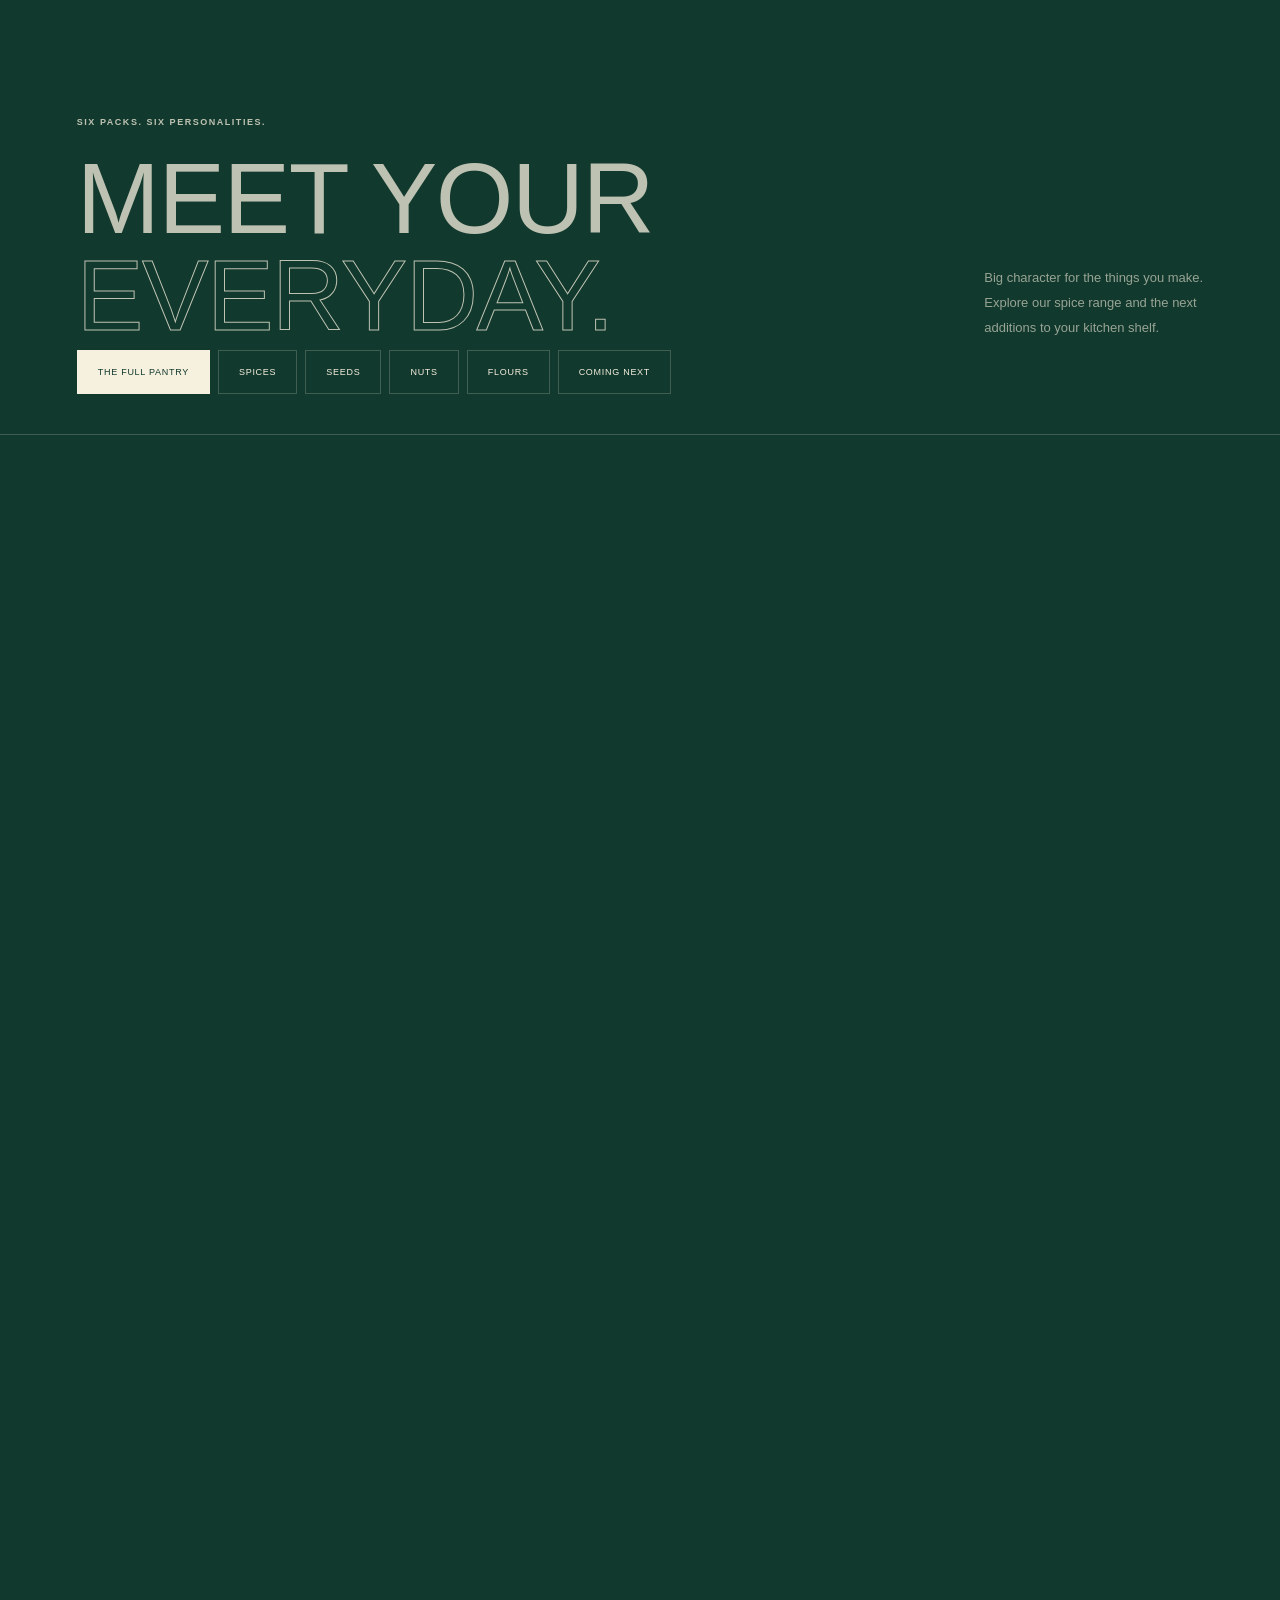
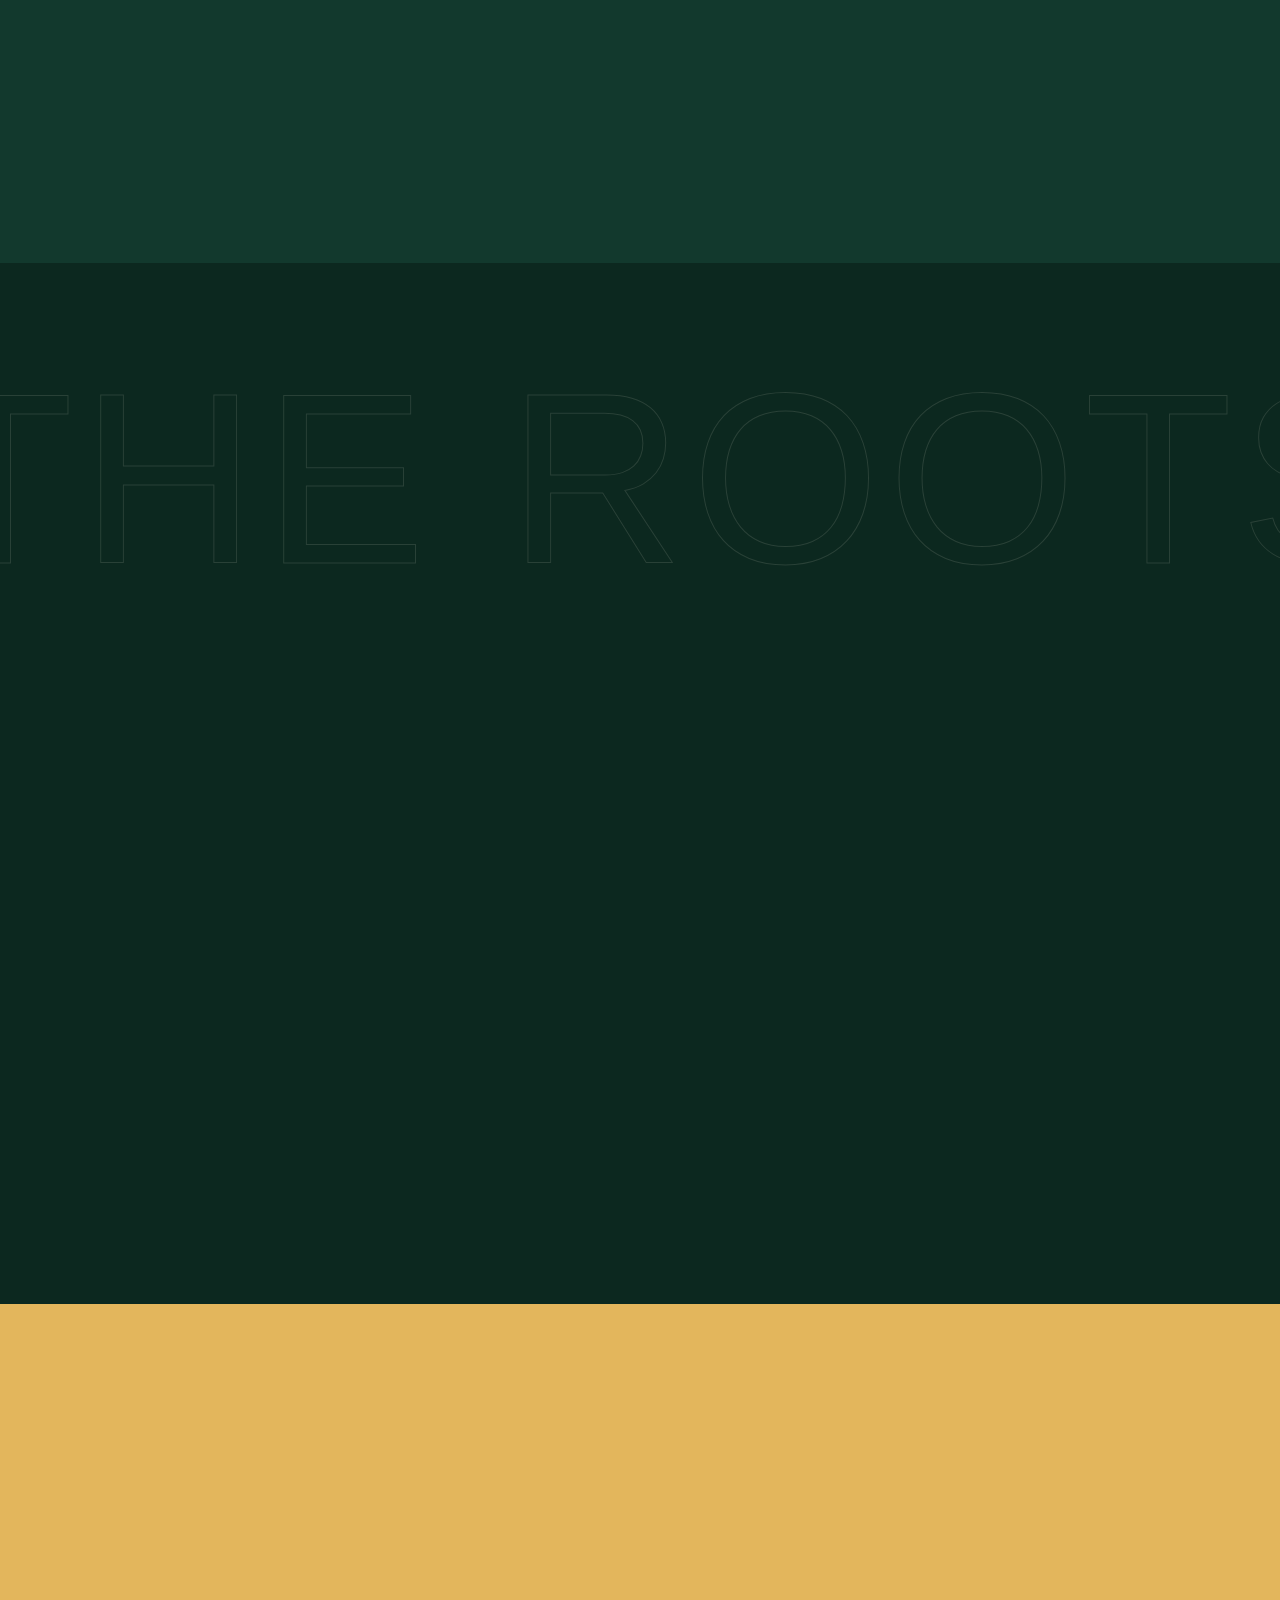
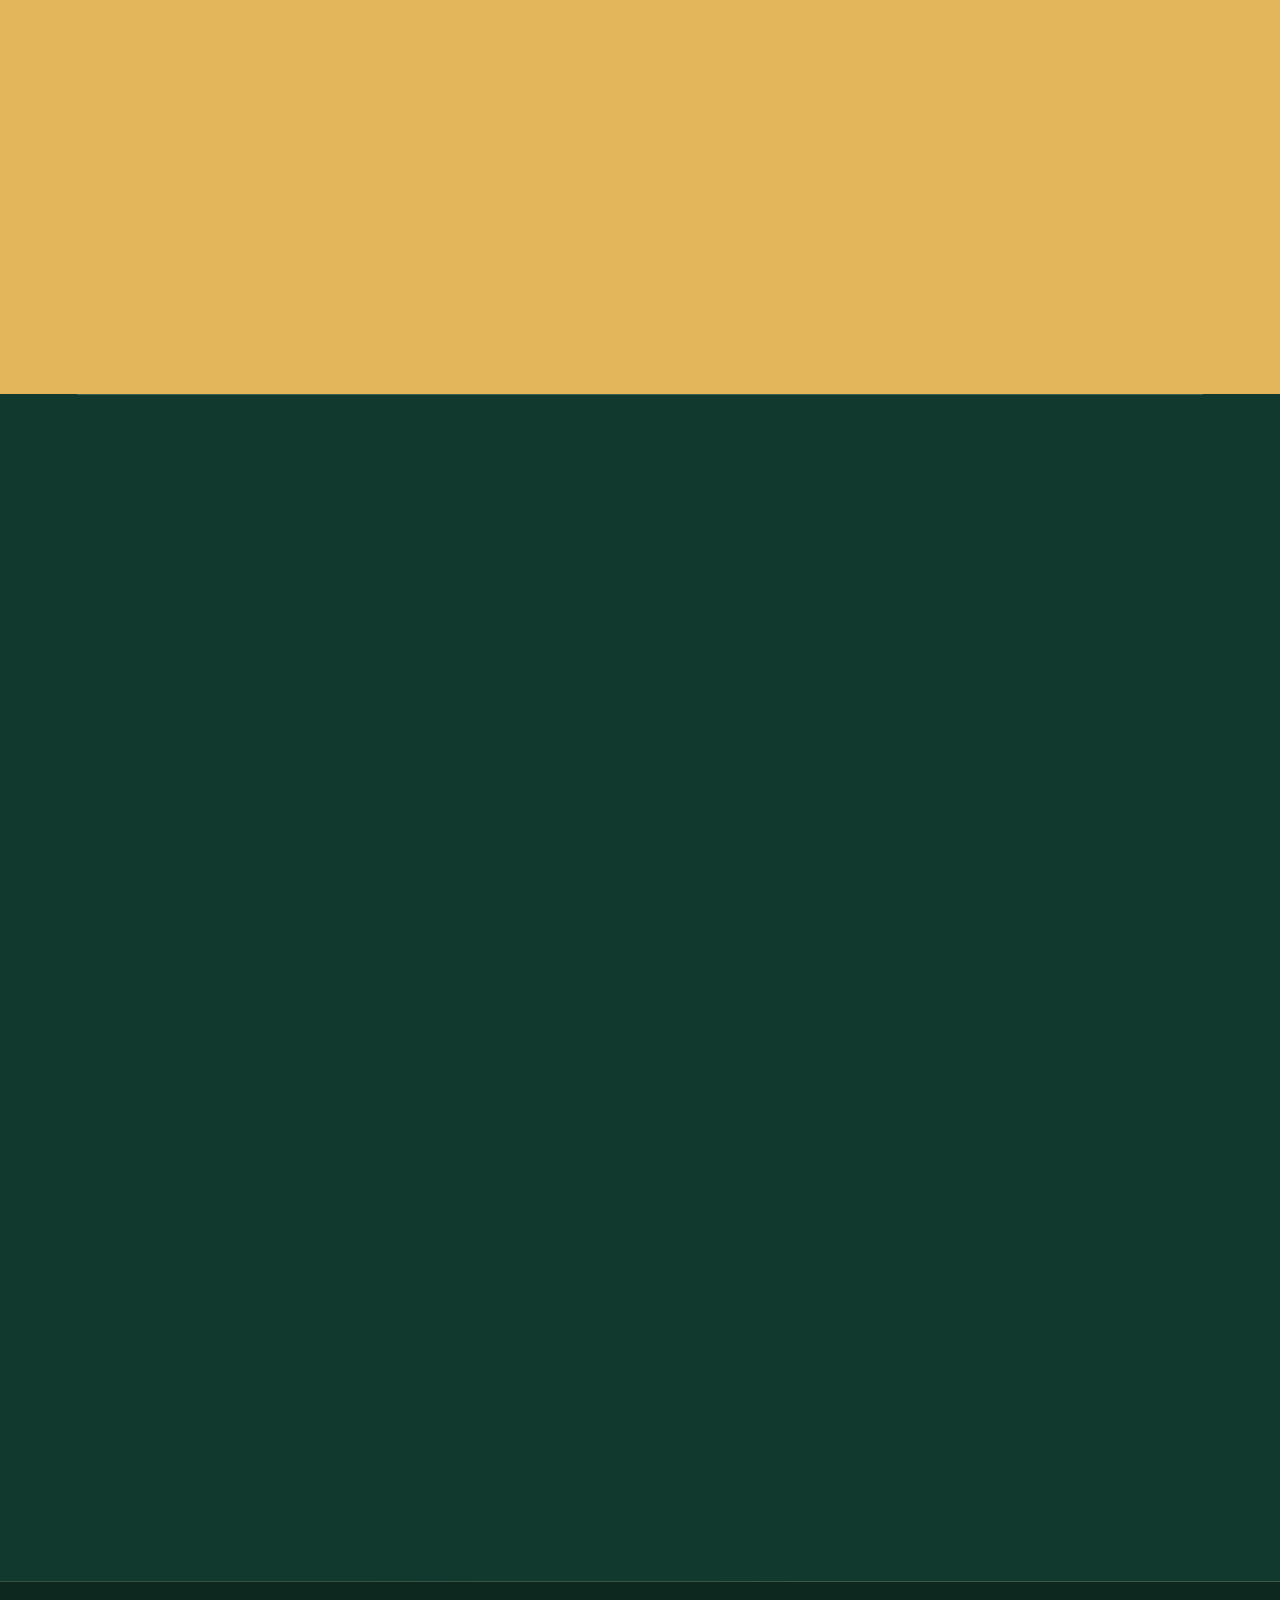
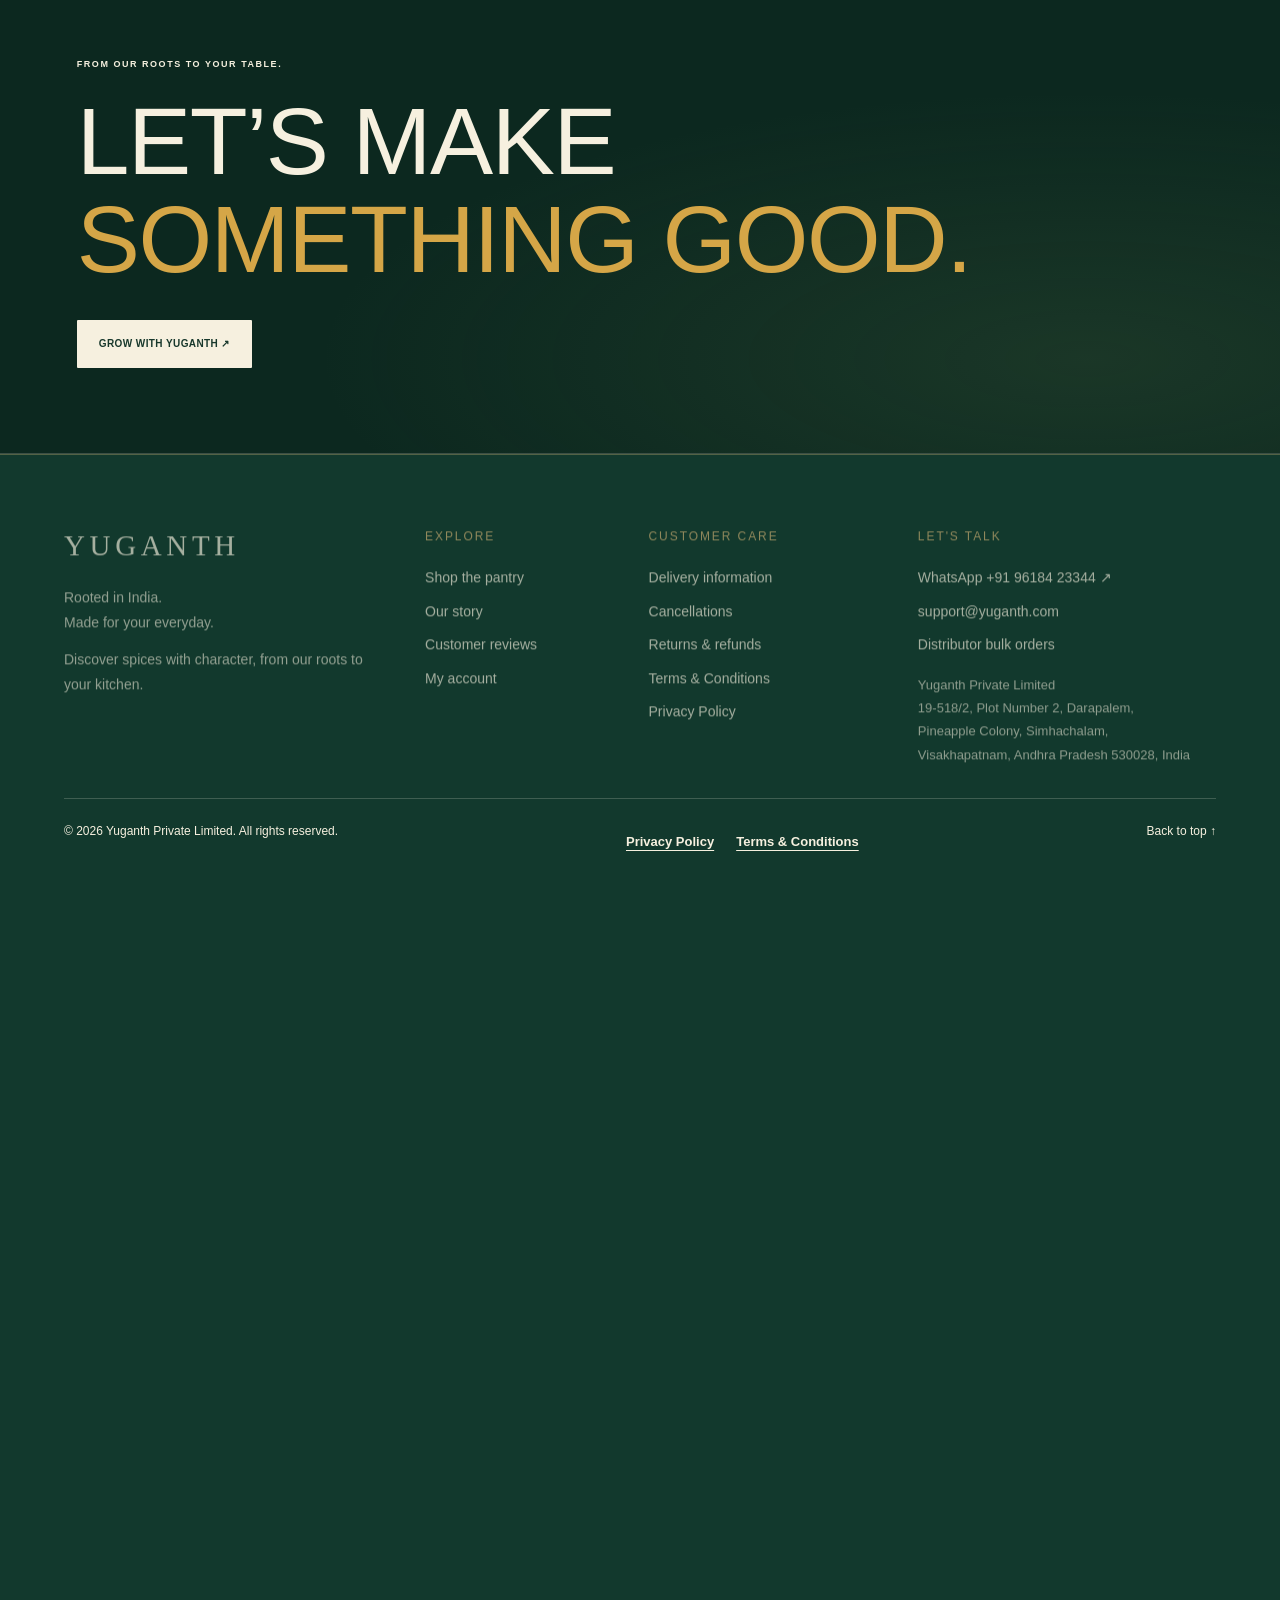
<file: public/roots.html>
<!doctype html><html lang="en"><head><link rel="icon" type="image/svg+xml" href="/favicon.svg?v=20261105"><meta charset="utf-8"><meta name="viewport" content="width=device-width,initial-scale=1"><meta http-equiv="refresh" content="0;url=index.html#roots"><title>Yuganth</title></head><body><a href="index.html#roots">Continue to Yuganth</a></body></html>
</file>
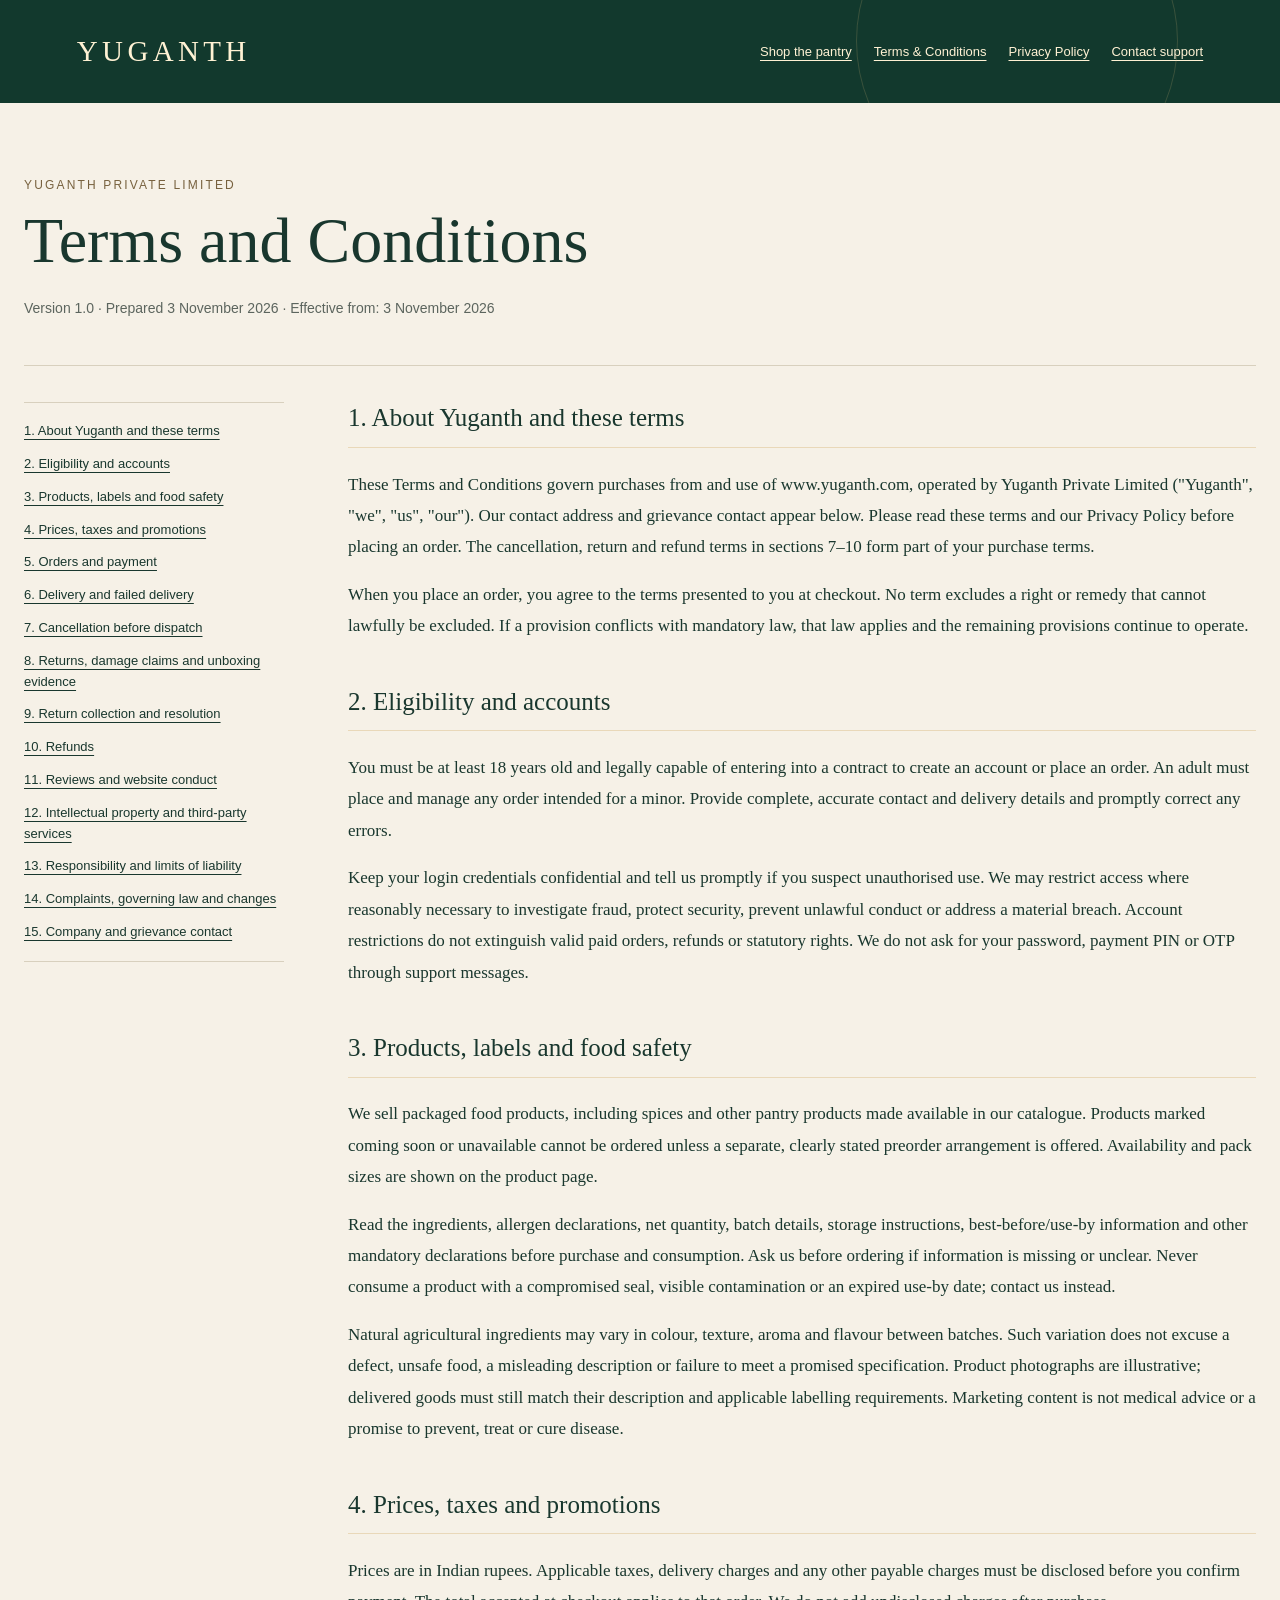
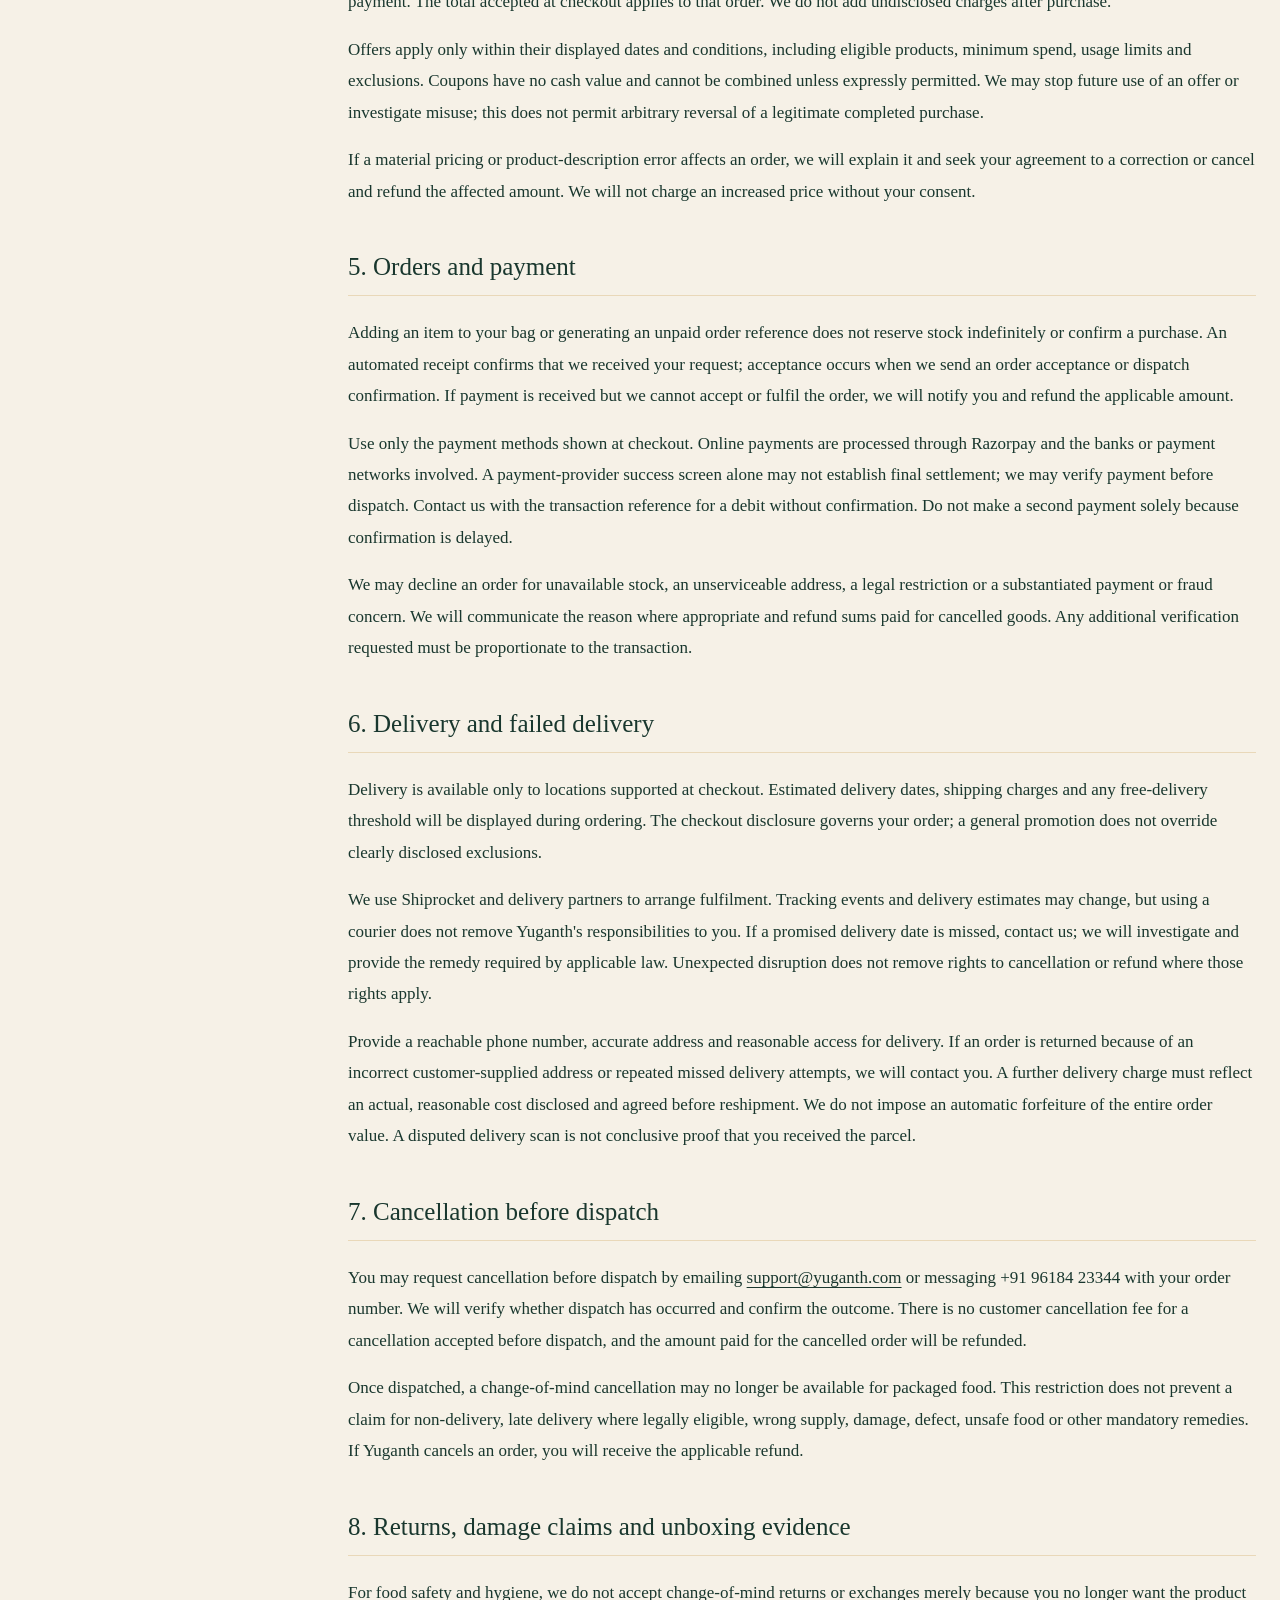
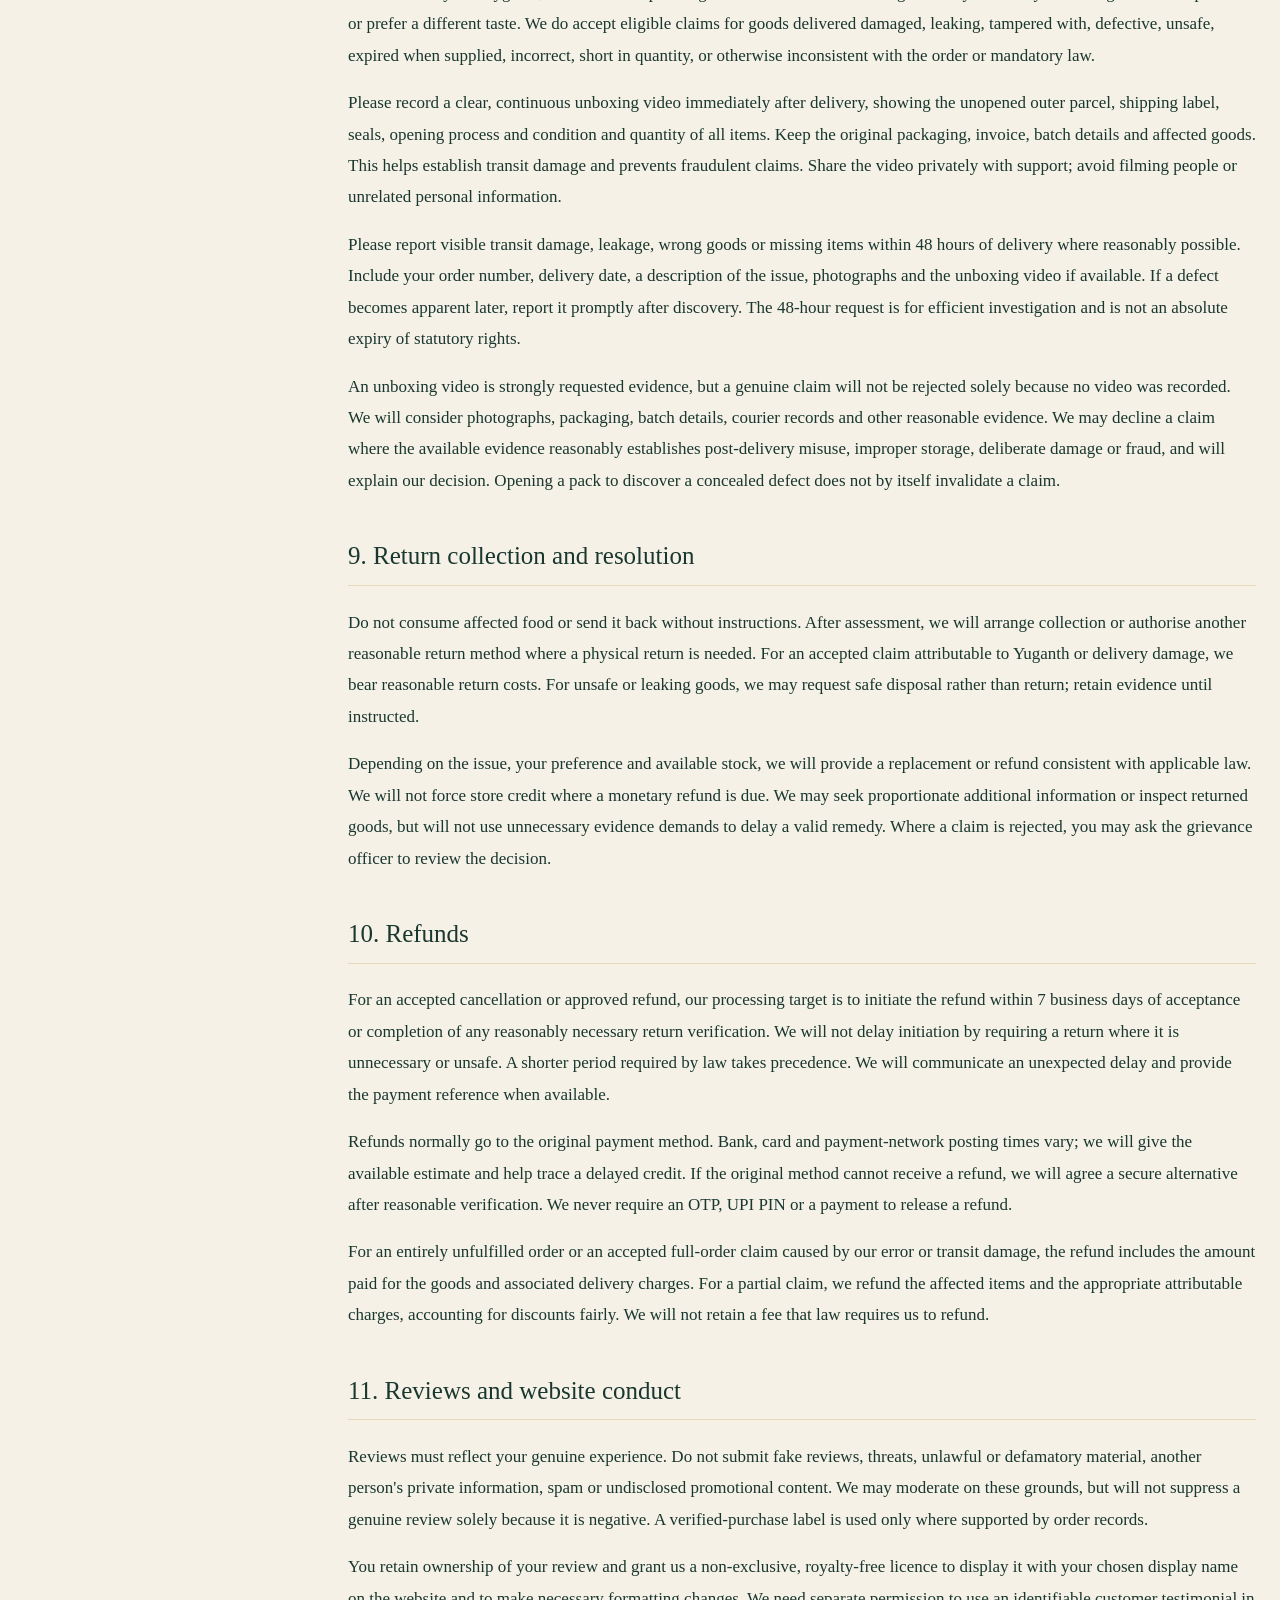
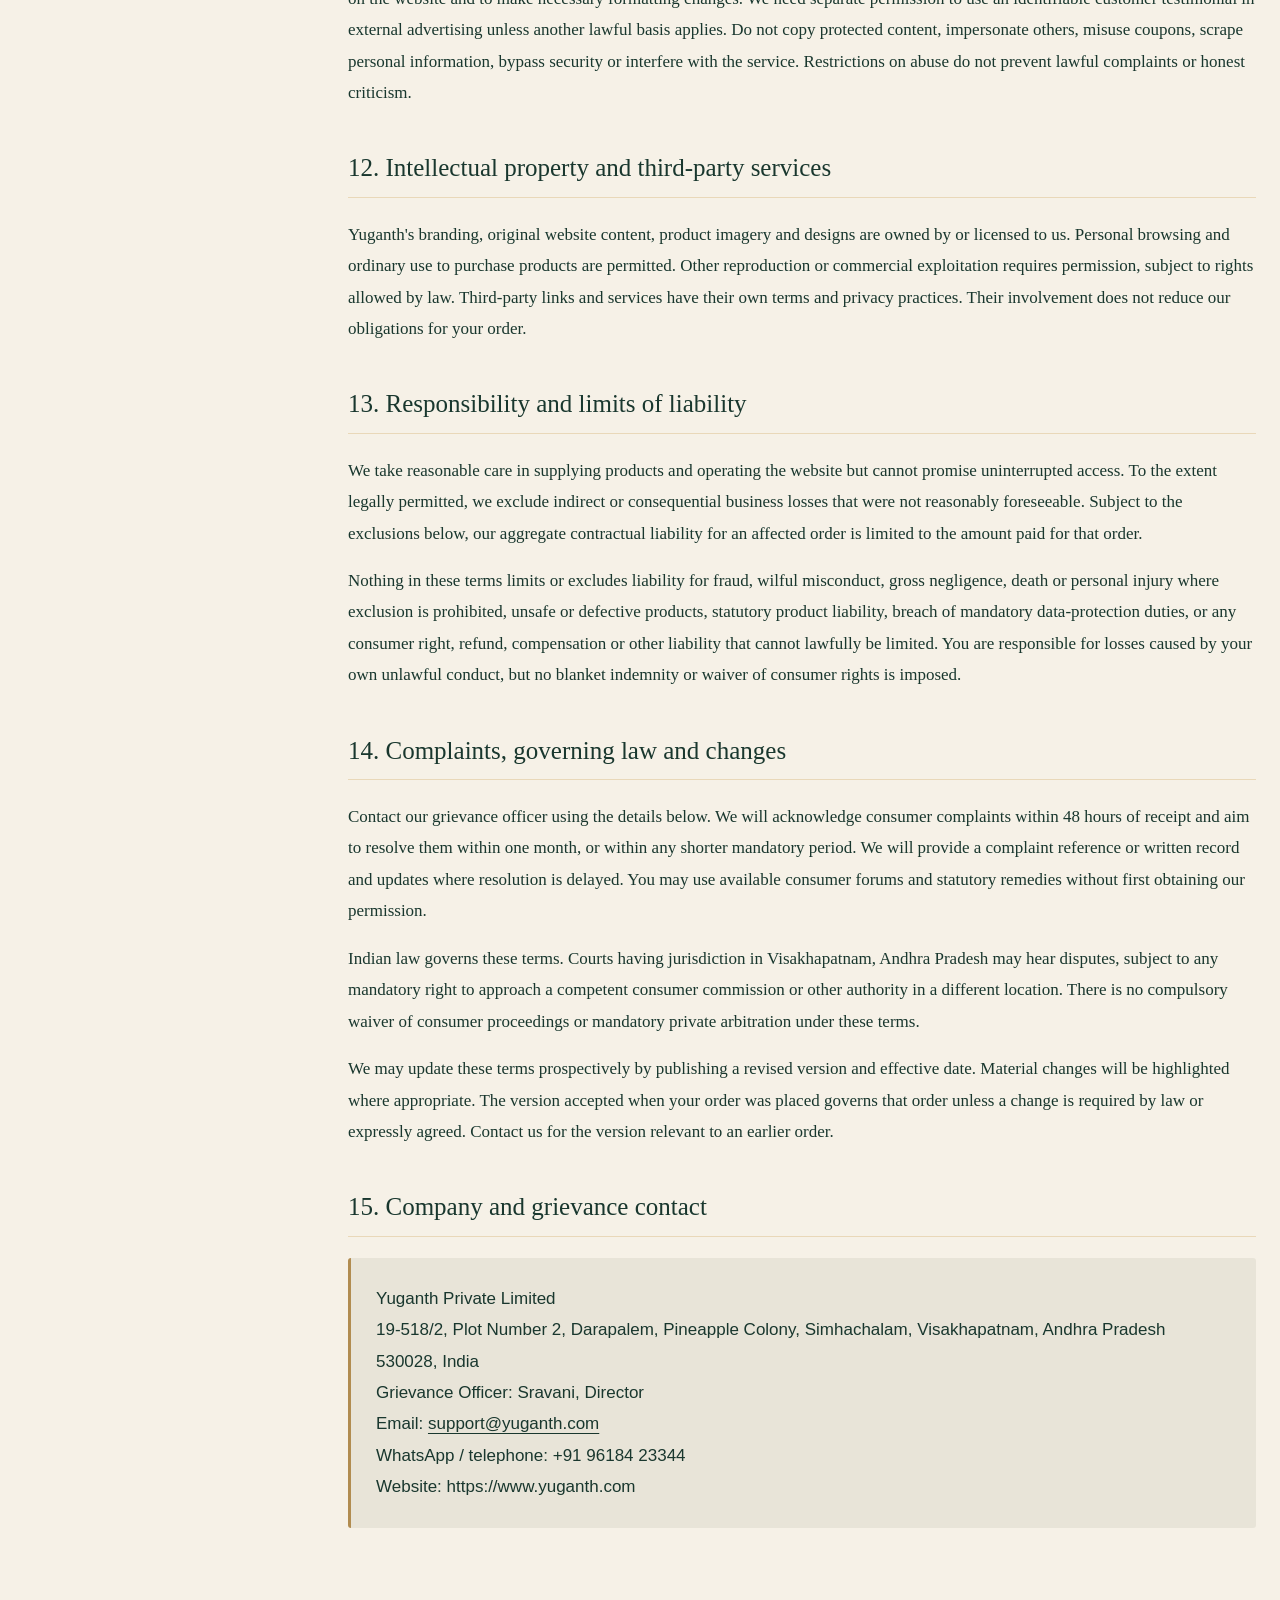
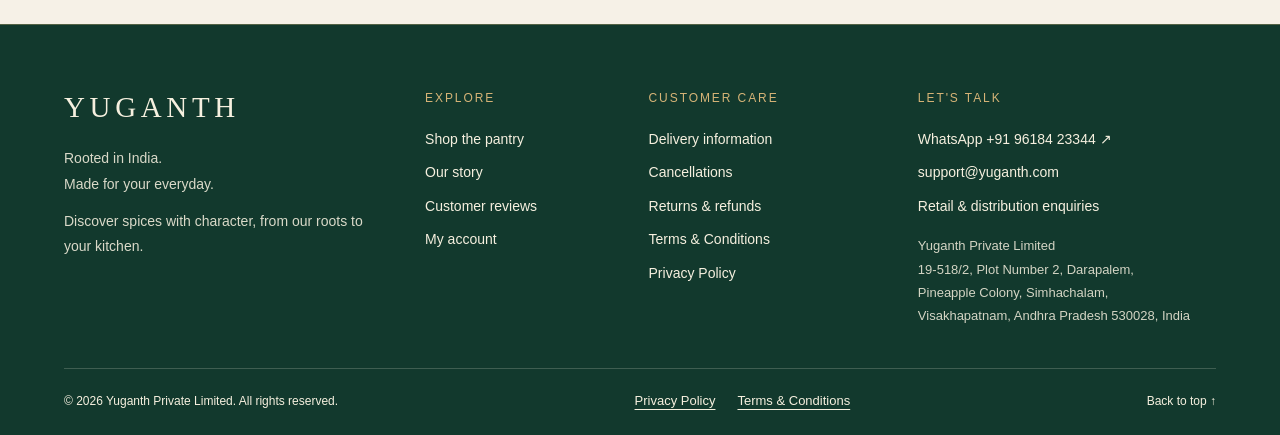
<file: public/terms-and-conditions.html>
<!doctype html><html lang="en-IN"><head><link rel="icon" type="image/svg+xml" href="/favicon.svg?v=20261105"><meta charset="utf-8"><meta name="viewport" content="width=device-width,initial-scale=1"><meta name="robots" content="index,follow"><title>Terms and Conditions | Yuganth</title><meta name="description" content="Terms and Conditions for Yuganth Private Limited's online food store."><link rel="stylesheet" href="policy.css"><style id="yuganth-refinements">:root{--y-forest:#12392d;--y-cream:#f6f0df;--y-gold:#d6b477}
.site-footer{display:block!important;width:100%;max-width:none!important;margin:0!important;padding:64px max(5vw,24px) 24px!important;background:var(--y-forest);color:var(--y-cream);border-top:1px solid #d6b47755;font:15px/1.75 Arial,sans-serif;text-align:left}
.site-footer .footer-grid{display:grid;grid-template-columns:1.4fr .8fr 1fr 1.3fr;gap:40px;max-width:1320px;margin:auto}
.site-footer h2{font:12px/1.5 Arial,sans-serif;letter-spacing:.16em;text-transform:uppercase;color:var(--y-gold);margin:0 0 20px}
.site-footer a{display:block;color:inherit;text-decoration:none;margin:9px 0;font-size:14px;letter-spacing:0;text-transform:none;overflow-wrap:anywhere}
.site-footer a:hover,.site-footer a:focus-visible{color:var(--y-gold);text-decoration:underline;text-underline-offset:5px}
.site-footer .footer-wordmark{font:29px/1.3 Georgia,serif;letter-spacing:.16em;margin:0 0 20px}
.site-footer p{font:14px/1.8 Arial,sans-serif;color:var(--y-cream);max-width:300px;margin:12px 0;opacity:.88}
.site-footer address{font:13px/1.8 Arial,sans-serif;font-style:normal;opacity:.85;margin-top:16px}
.site-footer .footer-bottom{display:flex;flex-direction:row;justify-content:space-between;gap:20px;flex-wrap:wrap;max-width:1320px;margin:40px auto 0;padding-top:22px;border-top:1px solid #f6f0df33;font:12px/1.7 Arial,sans-serif}
.site-footer .footer-bottom a{font-size:12px;margin:0}.site-footer .footer-grid section{min-width:0}
.guest-note{border:1px solid #12392d22;background:#e8eddf;padding:18px 22px;border-radius:8px}.checkout-account{flex-wrap:wrap}.checkout-account a{font-size:13px}
.purchase-consent{display:flex!important;align-items:flex-start;gap:12px;margin:22px 0!important;font:14px/1.65 Arial,sans-serif!important;text-transform:none!important;letter-spacing:0!important}
.purchase-consent input{width:19px!important;height:19px!important;min-height:19px!important;flex:0 0 19px;margin:4px 0 0!important;accent-color:var(--y-forest)}
.purchase-consent a{text-decoration:underline}.order-confirmation{padding:24px;border:1px solid #b9c7b3;border-radius:8px;background:#eef1e5;margin-top:24px;overflow-wrap:anywhere}.order-confirmation h2{font:28px/1.2 Georgia,serif}.order-confirmation a{display:inline-block;margin:12px 18px 0 0}.order-confirmation .order-reference{font:13px/1.8 monospace;user-select:all}
html{scroll-behavior:smooth;overflow-x:clip}a:focus-visible,button:focus-visible,input:focus-visible{outline:3px solid #bd9154;outline-offset:4px}
.product-card img{transition:transform .45s ease,filter .45s ease}.product-card:hover img{transform:translateY(-6px) scale(1.025);filter:drop-shadow(0 18px 20px #12392d22)}
.button,button{transition:background-color .2s ease,box-shadow .2s ease}.button:hover{box-shadow:0 8px 22px #102b211a}
.soft-reveal{animation:soft-arrive .65s ease both}.soft-reveal.is-visible{animation:soft-arrive .65s ease both}@keyframes soft-arrive{from{opacity:.5;transform:translateY(12px)}to{opacity:1;transform:none}}
.policy-page header{position:relative;overflow:hidden}.policy-page header:after{content:'';position:absolute;right:8%;top:-120px;width:320px;height:320px;border:1px solid #d6b47733;border-radius:50%;pointer-events:none}
.policy-page .policy-title{padding:20px 0 30px;border-bottom:1px solid #d8d0be;margin-bottom:36px}.policy-page .policy-title h1{max-width:780px}.policy-page main{max-width:1320px}
.policy-layout{display:grid;grid-template-columns:260px minmax(0,1fr);gap:64px;align-items:start}.policy-layout .toc{display:flex;flex-direction:column;position:sticky;top:24px;margin:0;padding:18px 0;gap:12px;max-height:85vh;overflow:auto;font-size:13px}.policy-content{min-width:0}.policy-content section:first-child h2{margin-top:0}.policy-content h2{padding-bottom:12px;border-bottom:1px solid #d6b47766}.policy-content p{font-size:17px;line-height:1.85}.policy-content .contact{border-left:3px solid #b18c50;padding:25px}.policy-page .meta{max-width:700px}
@media(max-width:950px){.site-footer .footer-grid{grid-template-columns:1fr 1fr;gap:32px}.policy-layout{grid-template-columns:1fr;gap:32px}.policy-layout .toc{position:static;max-height:none;display:grid;grid-template-columns:1fr 1fr}}
@media(max-width:560px){.site-footer{padding:44px 24px 24px!important}.site-footer .footer-grid{grid-template-columns:1fr;gap:28px}.site-footer h2{margin-bottom:10px}.site-footer p{max-width:none}.site-footer .footer-bottom{margin-top:28px;gap:10px}.policy-layout .toc{grid-template-columns:1fr}.policy-page .policy-title{padding-top:8px}.policy-content p{font-size:16px}}
@media(prefers-reduced-motion:reduce){html{scroll-behavior:auto}*,*:before,*:after{animation:none!important;transition:none!important}.soft-reveal{opacity:1;transform:none}.product-card:hover img{transform:none}}
@media print{.site-footer,.policy-layout .toc{display:none!important}.policy-layout{display:block}.policy-content p{font-size:11pt}.soft-reveal{animation:none;opacity:1;transform:none}}

.embedded-account .site-footer{display:none!important}
.site-footer .footer-legal{display:flex;flex-direction:row;flex-wrap:wrap;gap:10px 22px}.site-footer .footer-legal a{margin:0;font-size:13px;text-decoration:underline;text-underline-offset:4px}
</style></head><body class="policy-page" id="top"><a class="skip" href="#content">Skip to content</a><header><a class="brand" href="https://www.yuganth.com/">YUGANTH</a><nav aria-label="Policy navigation"><a href="index.html#range">Shop the pantry</a><a href="terms-and-conditions.html">Terms &amp; Conditions</a><a href="privacy-policy.html">Privacy Policy</a><a href="mailto:support@yuganth.com">Contact support</a></nav></header><main id="content"><div class="policy-title"><div class="eyebrow">Yuganth Private Limited</div><h1>Terms and Conditions</h1><p class="meta">Version 1.0 · Prepared 3 November 2026 · Effective from: 3 November 2026</p></div><div class="policy-layout"><nav class="toc" aria-label="On this page"><a href="#section-1">1. About Yuganth and these terms</a><a href="#section-2">2. Eligibility and accounts</a><a href="#section-3">3. Products, labels and food safety</a><a href="#section-4">4. Prices, taxes and promotions</a><a href="#section-5">5. Orders and payment</a><a href="#section-6">6. Delivery and failed delivery</a><a href="#section-7">7. Cancellation before dispatch</a><a href="#section-8">8. Returns, damage claims and unboxing evidence</a><a href="#section-9">9. Return collection and resolution</a><a href="#section-10">10. Refunds</a><a href="#section-11">11. Reviews and website conduct</a><a href="#section-12">12. Intellectual property and third-party services</a><a href="#section-13">13. Responsibility and limits of liability</a><a href="#section-14">14. Complaints, governing law and changes</a><a href="#section-15">15. Company and grievance contact</a></nav><div class="policy-content"><section id="section-1"><h2>1. About Yuganth and these terms</h2><p>These Terms and Conditions govern purchases from and use of www.yuganth.com, operated by Yuganth Private Limited (&quot;Yuganth&quot;, &quot;we&quot;, &quot;us&quot;, &quot;our&quot;). Our contact address and grievance contact appear below. Please read these terms and our Privacy Policy before placing an order. The cancellation, return and refund terms in sections 7–10 form part of your purchase terms.</p><p>When you place an order, you agree to the terms presented to you at checkout. No term excludes a right or remedy that cannot lawfully be excluded. If a provision conflicts with mandatory law, that law applies and the remaining provisions continue to operate.</p></section><section id="section-2"><h2>2. Eligibility and accounts</h2><p>You must be at least 18 years old and legally capable of entering into a contract to create an account or place an order. An adult must place and manage any order intended for a minor. Provide complete, accurate contact and delivery details and promptly correct any errors.</p><p>Keep your login credentials confidential and tell us promptly if you suspect unauthorised use. We may restrict access where reasonably necessary to investigate fraud, protect security, prevent unlawful conduct or address a material breach. Account restrictions do not extinguish valid paid orders, refunds or statutory rights. We do not ask for your password, payment PIN or OTP through support messages.</p></section><section id="section-3"><h2>3. Products, labels and food safety</h2><p>We sell packaged food products, including spices and other pantry products made available in our catalogue. Products marked coming soon or unavailable cannot be ordered unless a separate, clearly stated preorder arrangement is offered. Availability and pack sizes are shown on the product page.</p><p>Read the ingredients, allergen declarations, net quantity, batch details, storage instructions, best-before/use-by information and other mandatory declarations before purchase and consumption. Ask us before ordering if information is missing or unclear. Never consume a product with a compromised seal, visible contamination or an expired use-by date; contact us instead.</p><p>Natural agricultural ingredients may vary in colour, texture, aroma and flavour between batches. Such variation does not excuse a defect, unsafe food, a misleading description or failure to meet a promised specification. Product photographs are illustrative; delivered goods must still match their description and applicable labelling requirements. Marketing content is not medical advice or a promise to prevent, treat or cure disease.</p></section><section id="section-4"><h2>4. Prices, taxes and promotions</h2><p>Prices are in Indian rupees. Applicable taxes, delivery charges and any other payable charges must be disclosed before you confirm payment. The total accepted at checkout applies to that order. We do not add undisclosed charges after purchase.</p><p>Offers apply only within their displayed dates and conditions, including eligible products, minimum spend, usage limits and exclusions. Coupons have no cash value and cannot be combined unless expressly permitted. We may stop future use of an offer or investigate misuse; this does not permit arbitrary reversal of a legitimate completed purchase.</p><p>If a material pricing or product-description error affects an order, we will explain it and seek your agreement to a correction or cancel and refund the affected amount. We will not charge an increased price without your consent.</p></section><section id="section-5"><h2>5. Orders and payment</h2><p>Adding an item to your bag or generating an unpaid order reference does not reserve stock indefinitely or confirm a purchase. An automated receipt confirms that we received your request; acceptance occurs when we send an order acceptance or dispatch confirmation. If payment is received but we cannot accept or fulfil the order, we will notify you and refund the applicable amount.</p><p>Use only the payment methods shown at checkout. Online payments are processed through Razorpay and the banks or payment networks involved. A payment-provider success screen alone may not establish final settlement; we may verify payment before dispatch. Contact us with the transaction reference for a debit without confirmation. Do not make a second payment solely because confirmation is delayed.</p><p>We may decline an order for unavailable stock, an unserviceable address, a legal restriction or a substantiated payment or fraud concern. We will communicate the reason where appropriate and refund sums paid for cancelled goods. Any additional verification requested must be proportionate to the transaction.</p></section><section id="section-6"><h2>6. Delivery and failed delivery</h2><p>Delivery is available only to locations supported at checkout. Estimated delivery dates, shipping charges and any free-delivery threshold will be displayed during ordering. The checkout disclosure governs your order; a general promotion does not override clearly disclosed exclusions.</p><p>We use Shiprocket and delivery partners to arrange fulfilment. Tracking events and delivery estimates may change, but using a courier does not remove Yuganth&#x27;s responsibilities to you. If a promised delivery date is missed, contact us; we will investigate and provide the remedy required by applicable law. Unexpected disruption does not remove rights to cancellation or refund where those rights apply.</p><p>Provide a reachable phone number, accurate address and reasonable access for delivery. If an order is returned because of an incorrect customer-supplied address or repeated missed delivery attempts, we will contact you. A further delivery charge must reflect an actual, reasonable cost disclosed and agreed before reshipment. We do not impose an automatic forfeiture of the entire order value. A disputed delivery scan is not conclusive proof that you received the parcel.</p></section><section id="section-7"><h2>7. Cancellation before dispatch</h2><p>You may request cancellation before dispatch by emailing <a href="mailto:support@yuganth.com">support@yuganth.com</a> or messaging +91 96184 23344 with your order number. We will verify whether dispatch has occurred and confirm the outcome. There is no customer cancellation fee for a cancellation accepted before dispatch, and the amount paid for the cancelled order will be refunded.</p><p>Once dispatched, a change-of-mind cancellation may no longer be available for packaged food. This restriction does not prevent a claim for non-delivery, late delivery where legally eligible, wrong supply, damage, defect, unsafe food or other mandatory remedies. If Yuganth cancels an order, you will receive the applicable refund.</p></section><section id="section-8"><h2>8. Returns, damage claims and unboxing evidence</h2><p>For food safety and hygiene, we do not accept change-of-mind returns or exchanges merely because you no longer want the product or prefer a different taste. We do accept eligible claims for goods delivered damaged, leaking, tampered with, defective, unsafe, expired when supplied, incorrect, short in quantity, or otherwise inconsistent with the order or mandatory law.</p><p>Please record a clear, continuous unboxing video immediately after delivery, showing the unopened outer parcel, shipping label, seals, opening process and condition and quantity of all items. Keep the original packaging, invoice, batch details and affected goods. This helps establish transit damage and prevents fraudulent claims. Share the video privately with support; avoid filming people or unrelated personal information.</p><p>Please report visible transit damage, leakage, wrong goods or missing items within 48 hours of delivery where reasonably possible. Include your order number, delivery date, a description of the issue, photographs and the unboxing video if available. If a defect becomes apparent later, report it promptly after discovery. The 48-hour request is for efficient investigation and is not an absolute expiry of statutory rights.</p><p>An unboxing video is strongly requested evidence, but a genuine claim will not be rejected solely because no video was recorded. We will consider photographs, packaging, batch details, courier records and other reasonable evidence. We may decline a claim where the available evidence reasonably establishes post-delivery misuse, improper storage, deliberate damage or fraud, and will explain our decision. Opening a pack to discover a concealed defect does not by itself invalidate a claim.</p></section><section id="section-9"><h2>9. Return collection and resolution</h2><p>Do not consume affected food or send it back without instructions. After assessment, we will arrange collection or authorise another reasonable return method where a physical return is needed. For an accepted claim attributable to Yuganth or delivery damage, we bear reasonable return costs. For unsafe or leaking goods, we may request safe disposal rather than return; retain evidence until instructed.</p><p>Depending on the issue, your preference and available stock, we will provide a replacement or refund consistent with applicable law. We will not force store credit where a monetary refund is due. We may seek proportionate additional information or inspect returned goods, but will not use unnecessary evidence demands to delay a valid remedy. Where a claim is rejected, you may ask the grievance officer to review the decision.</p></section><section id="section-10"><h2>10. Refunds</h2><p>For an accepted cancellation or approved refund, our processing target is to initiate the refund within 7 business days of acceptance or completion of any reasonably necessary return verification. We will not delay initiation by requiring a return where it is unnecessary or unsafe. A shorter period required by law takes precedence. We will communicate an unexpected delay and provide the payment reference when available.</p><p>Refunds normally go to the original payment method. Bank, card and payment-network posting times vary; we will give the available estimate and help trace a delayed credit. If the original method cannot receive a refund, we will agree a secure alternative after reasonable verification. We never require an OTP, UPI PIN or a payment to release a refund.</p><p>For an entirely unfulfilled order or an accepted full-order claim caused by our error or transit damage, the refund includes the amount paid for the goods and associated delivery charges. For a partial claim, we refund the affected items and the appropriate attributable charges, accounting for discounts fairly. We will not retain a fee that law requires us to refund.</p></section><section id="section-11"><h2>11. Reviews and website conduct</h2><p>Reviews must reflect your genuine experience. Do not submit fake reviews, threats, unlawful or defamatory material, another person&#x27;s private information, spam or undisclosed promotional content. We may moderate on these grounds, but will not suppress a genuine review solely because it is negative. A verified-purchase label is used only where supported by order records.</p><p>You retain ownership of your review and grant us a non-exclusive, royalty-free licence to display it with your chosen display name on the website and to make necessary formatting changes. We need separate permission to use an identifiable customer testimonial in external advertising unless another lawful basis applies. Do not copy protected content, impersonate others, misuse coupons, scrape personal information, bypass security or interfere with the service. Restrictions on abuse do not prevent lawful complaints or honest criticism.</p></section><section id="section-12"><h2>12. Intellectual property and third-party services</h2><p>Yuganth&#x27;s branding, original website content, product imagery and designs are owned by or licensed to us. Personal browsing and ordinary use to purchase products are permitted. Other reproduction or commercial exploitation requires permission, subject to rights allowed by law. Third-party links and services have their own terms and privacy practices. Their involvement does not reduce our obligations for your order.</p></section><section id="section-13"><h2>13. Responsibility and limits of liability</h2><p>We take reasonable care in supplying products and operating the website but cannot promise uninterrupted access. To the extent legally permitted, we exclude indirect or consequential business losses that were not reasonably foreseeable. Subject to the exclusions below, our aggregate contractual liability for an affected order is limited to the amount paid for that order.</p><p>Nothing in these terms limits or excludes liability for fraud, wilful misconduct, gross negligence, death or personal injury where exclusion is prohibited, unsafe or defective products, statutory product liability, breach of mandatory data-protection duties, or any consumer right, refund, compensation or other liability that cannot lawfully be limited. You are responsible for losses caused by your own unlawful conduct, but no blanket indemnity or waiver of consumer rights is imposed.</p></section><section id="section-14"><h2>14. Complaints, governing law and changes</h2><p>Contact our grievance officer using the details below. We will acknowledge consumer complaints within 48 hours of receipt and aim to resolve them within one month, or within any shorter mandatory period. We will provide a complaint reference or written record and updates where resolution is delayed. You may use available consumer forums and statutory remedies without first obtaining our permission.</p><p>Indian law governs these terms. Courts having jurisdiction in Visakhapatnam, Andhra Pradesh may hear disputes, subject to any mandatory right to approach a competent consumer commission or other authority in a different location. There is no compulsory waiver of consumer proceedings or mandatory private arbitration under these terms.</p><p>We may update these terms prospectively by publishing a revised version and effective date. Material changes will be highlighted where appropriate. The version accepted when your order was placed governs that order unless a change is required by law or expressly agreed. Contact us for the version relevant to an earlier order.</p></section><section id="section-15"><h2>15. Company and grievance contact</h2><p class="contact">Yuganth Private Limited
19-518/2, Plot Number 2, Darapalem, Pineapple Colony, Simhachalam, Visakhapatnam, Andhra Pradesh 530028, India
Grievance Officer: Sravani, Director
Email: <a href="mailto:support@yuganth.com">support@yuganth.com</a>
WhatsApp / telephone: +91 96184 23344
Website: https://www.yuganth.com</p></section></div></div></main><footer class="site-footer"><div class="footer-grid"><section><a class="footer-wordmark" href="index.html">YUGANTH</a><p>Rooted in India.<br>Made for your everyday.</p><p>Discover spices with character, from our roots to your kitchen.</p></section><section><h2>Explore</h2><a href="index.html#range">Shop the pantry</a><a href="index.html#roots">Our story</a><a href="index.html#reviews">Customer reviews</a><a href="account.html">My account</a></section><section><h2>Customer care</h2><a href="terms-and-conditions.html#section-6">Delivery information</a><a href="terms-and-conditions.html#section-7">Cancellations</a><a href="terms-and-conditions.html#section-8">Returns &amp; refunds</a><a href="terms-and-conditions.html">Terms &amp; Conditions</a><a href="privacy-policy.html">Privacy Policy</a></section><section><h2>Let's talk</h2><a href="https://wa.me/919618423344" target="_blank" rel="noopener">WhatsApp +91 96184 23344 ↗</a><a href="mailto:support@yuganth.com">support@yuganth.com</a><a href="mailto:business@yuganth.com">Retail &amp; distribution enquiries</a><address>Yuganth Private Limited<br>19-518/2, Plot Number 2, Darapalem,<br>Pineapple Colony, Simhachalam,<br>Visakhapatnam, Andhra Pradesh 530028, India</address></section></div><div class="footer-bottom"><span>© 2026 Yuganth Private Limited. All rights reserved.</span><nav class="footer-legal" aria-label="Legal policies"><a href="privacy-policy.html">Privacy Policy</a><a href="terms-and-conditions.html">Terms &amp; Conditions</a></nav><a href="#top">Back to top ↑</a></div></footer><script src="assets/refinements.js?v=20261103"></script></body></html>
</file>
<file: public/assets/style.css>
:root{--forest:#12392d;--deep:#0c281f;--cream:#f6f0df;--gold:#d5a647;--line:#f6f0df32;--ink:#18382c;--display:Impact,'Arial Narrow','Segoe UI',sans-serif;--sans:'Segoe UI',Arial,sans-serif}*{box-sizing:border-box}html{scroll-behavior:smooth;scroll-padding-top:82px}body{margin:0;background:var(--forest);color:var(--cream);font:15px/1.65 var(--sans);overflow-x:clip}a{color:inherit;text-decoration:none}button,input,select{font:inherit;color:inherit}button,a,summary{touch-action:manipulation;-webkit-tap-highlight-color:transparent}button{cursor:pointer}button:disabled{opacity:.5;cursor:default}img{display:block;max-width:100%;height:auto}a:focus-visible,button:focus-visible,summary:focus-visible{outline:3px solid #e3ae48;outline-offset:5px}h1,h2,h3,p{margin-top:0}h1,h2,h3{font-weight:400}p{opacity:.78}h1,.display,.product-card h3,.roots-steps h3,.contact h2,.list-dialog h2{font-family:var(--display);font-weight:400;letter-spacing:-.015em;line-height:.98}h1{font-size:clamp(85px,8.3vw,142px);margin:25px 0 22px}h1>span{display:block;color:var(--gold)}h2.display{font-size:clamp(70px,7.8vw,124px);margin:20px 0}.outline{color:transparent;-webkit-text-stroke:1px currentColor}.display .outline{color:transparent;-webkit-text-stroke:1px var(--cream)}.wrap{max-width:1380px;width:88%;margin:auto}.section{padding-block:100px}.eyebrow{display:block;font-size:9px;font-weight:600;letter-spacing:.17em;line-height:1.6}.skip{position:fixed;left:10px;top:10px;z-index:100;padding:10px;background:var(--cream);color:var(--forest);transform:translateY(-200%)}.skip:focus{transform:none}.topline{display:flex;justify-content:space-between;padding:8px 6%;font-size:8px;letter-spacing:.15em;background:var(--gold);color:var(--deep);font-weight:700}header{position:sticky;top:0;display:flex;align-items:center;justify-content:space-between;padding:20px 6%;gap:25px;z-index:40;background:#12392df5;backdrop-filter:blur(15px);border-bottom:1px solid var(--line)}.brand{font:27px/1 Georgia,serif;letter-spacing:.18em;white-space:nowrap}.brand span{display:block;font:6px var(--sans);letter-spacing:.16em;margin-top:8px}nav{display:flex;gap:28px;font-size:10px;font-weight:600}nav a{padding:10px 0}nav a:hover{color:var(--gold)}.header-buttons{display:flex;align-items:center;gap:12px}.list-button{font-size:9px;letter-spacing:.08em;min-height:44px;background:transparent;border:1px solid #f6f0df66;padding:9px 15px}.list-button span{border-left:1px solid var(--line);margin-left:10px;padding-left:10px}.menu-button{display:none;background:none;border:0;min-height:44px;min-width:44px;font-size:23px}.motion-area{height:155vh;position:relative}.hero-scene{position:sticky;top:85px;height:calc(100svh - 85px);min-height:640px;max-height:1000px;padding:34px 6% 28px;overflow:hidden;isolation:isolate;background:radial-gradient(ellipse at 82% 20%,#31554066,transparent 55%),var(--forest)}.hero-grid{display:grid;grid-template-columns:1.03fr 1fr;grid-template-rows:1fr auto;height:calc(100% - 42px);gap:5px 6%;max-width:1380px;margin:auto}.hero-copy{grid-column:1;grid-row:1/span 2;align-self:center;padding-bottom:40px;z-index:4}.hero-copy .eyebrow{display:flex;align-items:center;gap:10px;font-size:8px}.eyebrow i{width:6px;height:6px;background:var(--gold);border-radius:50%}.hero-description{font-size:16px;line-height:1.8;margin-bottom:25px}.button{display:inline-flex;align-items:center;justify-content:space-between;gap:30px;min-height:48px;padding:14px 21px;font-size:10px;letter-spacing:.04em;font-weight:700;border:1px solid transparent;border-radius:1px;transition:transform .2s,background .2s}.button:hover{transform:translateY(-3px)}.button>span{font-size:19px;font-weight:400}.cream{background:var(--cream);color:var(--ink)}.dark{background:var(--forest);color:var(--cream)}.hero-art{grid-column:2;grid-row:1;position:relative;display:grid;place-items:center;min-height:380px;isolation:isolate}.hero-disc{width:75%;aspect-ratio:1;border-radius:50%;background:var(--gold);position:absolute;top:13%;left:13%;opacity:.95;transition:background .5s}.orbit{position:absolute;border:1px solid #f6f0df26;width:95%;aspect-ratio:1;border-radius:50%;transform:rotate(-20deg) scaleY(.8)}.orbit-two{transform:rotate(25deg) scaleY(.8);width:105%}.hero-back-word{position:absolute;font:430px/.8 Georgia,serif;opacity:.07;z-index:-1;left:0;top:12%}.hero-tilt{position:relative;width:67%;max-width:350px;height:100%;max-height:540px;perspective:1000px;transform:translateY(calc(var(--scroll,0)*-25px)) rotate(calc(-7deg + var(--scroll,0)*14deg)) scale(calc(1 + var(--scroll,0)*.08));will-change:transform;z-index:3}.hero-tilt img{width:100%;height:100%;object-fit:contain;filter:drop-shadow(12px 25px 15px #001a1c70);animation:floatPack 6s ease-in-out infinite;transform:rotateY(var(--tilt-x,0deg)) rotateX(var(--tilt-y,0deg));transition:filter .5s}.art-note{position:absolute;left:0;bottom:13%;font-size:8px;line-height:1.8;letter-spacing:.15em;transform:rotate(-90deg) translateX(-25%);transform-origin:left bottom}.art-plus{position:absolute;right:3%;top:15%;font-size:54px;color:var(--gold)}.hero-product{grid-column:2;grid-row:2;display:flex;align-items:end;justify-content:space-between;gap:20px;border-top:1px solid var(--line);padding:17px 0 10px;z-index:5}.hero-product h2{font:33px/1.1 Georgia,serif;margin:9px 0}.hero-product .eyebrow{font-size:7px;display:flex;gap:20px}.hero-product p{font-size:8px;letter-spacing:.1em;margin:0}.hero-controls{display:flex;gap:9px}.hero-controls button{border:1px solid #f6f0df55;width:44px;height:44px;border-radius:50%;background:transparent;font-size:21px}.hero-controls button:hover{background:#ffffff16}.hero-bottom{display:flex;align-items:center;gap:25px;justify-content:space-between;font-size:7px;letter-spacing:.15em;max-width:1380px;margin:23px auto 0;opacity:.65}.scroll-line{height:1px;background:#ffffff22;flex:1;max-width:230px}.scroll-line i{display:block;width:0;height:2px;background:var(--gold)}.moving-band{overflow:hidden;background:var(--gold);color:var(--forest);padding:13px 0;border-block:1px solid #e5b957}.moving-band>div{width:max-content;display:flex;gap:32px;align-items:center;animation:marquee 30s linear infinite;font:30px var(--display);letter-spacing:.02em}.moving-band b{font:22px Georgia,serif}.section-heading{display:flex;align-items:end;justify-content:space-between;gap:40px;margin-bottom:25px}.section-heading>p{font-size:13px;line-height:1.9;padding-bottom:12px}.filters{display:flex;gap:8px;margin-bottom:40px;flex-wrap:wrap}.filters button{min-height:44px;border:1px solid var(--line);background:none;padding:10px 20px;font-size:9px;letter-spacing:.08em}.filters button.active{background:var(--cream);color:var(--forest)}.range-grid{display:grid;grid-template-columns:repeat(3,minmax(0,1fr));border-top:1px solid var(--line)}.product-card{position:relative;padding:35px 8% 25px;color:var(--card-ink);background:var(--card-bg);display:flex;flex-direction:column;overflow:hidden;border-right:1px solid #152f2820;border-bottom:1px solid #152f2820;min-width:0}.product-card .product-top{display:flex;justify-content:space-between;gap:12px;font-size:7px;letter-spacing:.1em;font-weight:600}.product-card h3{font-size:clamp(40px,4.1vw,65px);max-width:100%;margin:25px 0 10px}.product-card .product-subtitle{font-size:9px;letter-spacing:.07em;opacity:.85;margin-bottom:5px}.product-card .card-art{position:relative;height:350px;margin:0 0 12px;display:grid;place-items:center;isolation:isolate}.card-art:before{content:'';position:absolute;background:var(--card-disc);width:78%;aspect-ratio:1;border-radius:50%;z-index:-1;opacity:.3}.card-art img{width:82%;height:100%;object-fit:contain;filter:drop-shadow(10px 18px 12px #001b1e50);transition:transform .55s}.product-card:hover .card-art img{transform:translateY(-12px) rotate(4deg)}.product-card .card-bottom{border-top:1px solid currentColor;padding-top:15px;margin-top:auto;display:flex;justify-content:space-between;align-items:center;gap:15px;font-size:8px}.card-bottom button{font-size:9px;letter-spacing:.04em;border:1px solid currentColor;color:inherit;background:transparent;min-height:44px;padding:9px 15px}.card-bottom button:hover{background:#ffffff20}.roots{background:var(--deep);position:relative;overflow:hidden}.roots-word{font:clamp(100px,19vw,330px)/1 var(--display);white-space:nowrap;color:transparent;-webkit-text-stroke:1px #f6f0df20;letter-spacing:.03em;margin:-5px 0 60px;text-align:center;transform:translateX(calc(var(--roots-shift,0)*1px))}.roots-grid{display:grid;grid-template-columns:1fr 1fr;gap:12%}.roots-intro h2{font-size:clamp(70px,7vw,112px)}.roots-intro h2 span{color:var(--gold)}.roots-intro p{max-width:340px;font-size:14px}.text-link{display:inline-block;min-height:44px;padding-block:12px;border-bottom:1px solid #ffffff55;font-size:10px;font-weight:600;margin-top:10px}.roots-steps article{display:grid;grid-template-columns:80px 1fr;gap:22px;border-top:1px solid var(--line);padding:26px 0}.step-no{font:72px/1 var(--display);color:transparent;-webkit-text-stroke:1px #f6f0df77}.label{font-size:7px;letter-spacing:.15em;opacity:.6}.roots-steps h3{font-size:32px;margin:8px 0 13px}.roots-steps p{font-size:13px;margin-bottom:0;max-width:330px}.next-section{background:#e3b65c;color:var(--forest);display:grid;grid-template-columns:1fr 1fr;gap:5%;padding:80px 6%;overflow:hidden}.next-copy .display{font-size:clamp(75px,7.5vw,120px)}.next-copy .outline{-webkit-text-stroke-color:var(--forest)}.next-copy p{font-size:14px}.next-copy .button{margin:10px 0 20px}.next-note{font-size:7px;letter-spacing:.12em;display:block}.next-art{position:relative;min-height:530px;isolation:isolate}.next-circle{position:absolute;top:12%;left:5%;width:90%;aspect-ratio:1;border:1px solid #173a2c33;border-radius:50%}.next-art img{position:absolute;width:48%;height:420px;object-fit:contain;filter:drop-shadow(10px 25px 15px #7f562749)}.next-one{left:0;top:90px;transform:rotate(-15deg);z-index:1}.next-two{left:29%;top:20px;transform:rotate(3deg);z-index:3}.next-three{right:-9%;top:110px;transform:rotate(14deg);z-index:2}.questions{display:grid;grid-template-columns:1fr 1fr;gap:8%;align-items:start}.questions h2{font-size:clamp(65px,6.5vw,100px)}.questions details{border-top:1px solid var(--line);padding:21px 0}.questions summary{font-family:var(--display);font-size:21px;line-height:1.3;cursor:pointer;min-height:26px;list-style:none;padding-right:25px;position:relative}.questions summary:after{content:'+';position:absolute;right:0}.questions details[open] summary:after{content:'−'}.questions details p{font-size:13px;margin:16px 0 0;max-width:440px}.questions details a{text-decoration:underline;overflow-wrap:anywhere}.contact{padding:75px 0 85px;border-block:1px solid var(--line);background:radial-gradient(ellipse at 85% 80%,#53714733,transparent 50%),var(--deep)}.contact h2{font-size:clamp(60px,7.4vw,115px);margin:22px 0 32px;line-height:1.03}.contact em{font-style:normal;color:var(--gold)}footer{padding-block:45px;display:grid;grid-template-columns:1.4fr 1fr 1.4fr 44px;align-items:start;gap:25px}.footer-brand{font:34px Georgia,serif;letter-spacing:.12em}footer>div{display:flex;flex-direction:column;gap:7px;font-size:11px}footer p{font-size:9px;line-height:1.9}.back-top{border:1px solid var(--line);height:44px;width:44px;display:grid;place-content:center;font-size:24px}dialog{border:1px solid #f6f0df44;background:var(--cream);color:var(--forest);max-width:min(90%,900px);width:900px;padding:40px;max-height:90dvh;overscroll-behavior:contain}dialog::backdrop{background:#071e17d9;backdrop-filter:blur(8px)}.close{position:absolute;top:10px;right:12px;font-size:28px;background:transparent;border:0;min-width:44px;min-height:44px;z-index:2}.product-dialog-grid{display:grid;grid-template-columns:1fr 1fr;gap:45px;align-items:center}.product-dialog-grid img{height:430px;width:100%;object-fit:contain;filter:drop-shadow(10px 18px 12px #34452433)}.product-dialog-grid h2{font:65px/.98 var(--display);margin:20px 0}.product-dialog-grid p{font-size:14px}.product-dialog-grid .dialog-facts{border-block:1px solid #12392d33;padding:16px 0;font-size:10px;margin:22px 0}.product-dialog-grid .small{font-size:10px}.list-dialog{width:470px;max-width:100%;position:fixed;inset:0 0 0 auto;height:100dvh;max-height:100dvh;margin:0 0 0 auto;padding:35px 25px}.list-dialog h2{font-size:48px;margin:22px 0}.list-dialog>p{font-size:12px}.list-dialog>.button{width:100%;margin-top:25px}.list-line{display:grid;grid-template-columns:65px 1fr;gap:18px;align-items:center;border-top:1px solid #12392d33;padding:16px 0}.list-line img{height:95px;width:65px;object-fit:contain}.list-line h3{font:24px var(--display);margin:0 0 6px}.list-line p{font-size:10px;margin:0}.list-line button{border:0;border-bottom:1px solid var(--forest);background:none;font-size:10px;min-height:36px;padding:8px 0}.toast{position:fixed;z-index:100;left:50%;bottom:22px;transform:translate(-50%,20px);opacity:0;pointer-events:none;color:var(--forest);background:var(--cream);padding:13px 20px;font-size:12px;max-width:90%;transition:opacity .2s,transform .2s}.toast.visible{opacity:1;transform:translate(-50%,0)}@keyframes floatPack{50%{translate:0 -12px}}@keyframes marquee{to{transform:translateX(-50%)}}.moving-band:hover>div{animation-play-state:paused}
@media(min-width:1600px){.hero-scene{padding-inline:max(6%,calc((100% - 1380px)/2))}.hero-tilt{max-width:400px;max-height:620px}}
@media(max-width:1000px){header{padding-inline:5%;gap:16px}.brand{font-size:24px}nav{gap:18px;font-size:9px}.list-button{font-size:8px;padding-inline:12px}.wrap{width:90%}.hero-scene{padding-inline:5%;min-height:600px}.hero-copy h1{font-size:95px}.hero-copy .eyebrow{font-size:7px}.hero-description{font-size:14px}.hero-grid{gap:5px 3%}.hero-art{min-height:340px}.hero-tilt{width:82%}.hero-disc{width:88%;left:7%;top:20%}.hero-back-word{font-size:350px}.hero-product h2{font-size:28px}.art-note{font-size:6px;left:0}.art-plus{font-size:40px}.hero-bottom{font-size:6px;gap:15px}.section{padding-block:75px}.display{font-size:85px!important}.product-card{padding-inline:8%}.product-card h3{font-size:44px}.product-card .card-art{height:300px}.roots-grid{gap:8%}.roots-steps article{grid-template-columns:62px 1fr;gap:16px}.step-no{font-size:62px}.roots-steps h3{font-size:28px}.next-section{padding:65px 5%;gap:3%}.next-art{min-height:450px}.next-art img{height:340px}.next-two{left:25%}.questions{gap:6%}footer{grid-template-columns:1.2fr 1fr 1.2fr}.back-top{display:none}.footer-brand{font-size:29px}}
@media(max-width:800px){nav{display:none;position:absolute;top:100%;left:0;right:0;padding:15px 5% 25px;background:var(--forest);border-bottom:1px solid var(--line)}nav.open{display:grid;grid-template-columns:1fr 1fr;gap:10px 25px}nav a{min-height:44px;padding:12px 0;border-top:1px solid var(--line)}.menu-button{display:block}.header-buttons{gap:4px}.hero-copy h1{font-size:80px}.hero-description{font-size:13px}.hero-copy .button{font-size:9px;padding-inline:17px;gap:15px}.hero-art{min-height:310px}.hero-tilt{width:90%}.hero-product .eyebrow{font-size:6px;gap:12px}.hero-product h2{font-size:24px}.hero-product p{font-size:7px}.hero-controls{gap:5px}.hero-controls button{width:40px;height:44px}.range-grid{grid-template-columns:repeat(2,minmax(0,1fr))}.product-card h3{font-size:50px}.product-card .card-art{height:330px}.section-heading{gap:25px}.section-heading>p{font-size:12px}.display{font-size:72px!important}.roots-word{margin-bottom:45px}.roots-grid{gap:6%}.roots-steps article{grid-template-columns:1fr;gap:8px}.step-no{font-size:50px}.roots-steps h3{font-size:26px}.roots-steps p{font-size:12px}.next-art img{height:300px}.next-art{min-height:410px}.next-one{top:90px}.next-two{top:45px}.next-three{top:120px}.questions{grid-template-columns:1fr;gap:35px}.questions h2 br{display:none}.questions h2 .outline{display:block}.product-dialog-grid{gap:25px}.product-dialog-grid h2{font-size:53px}.product-dialog-grid img{height:360px}}
@media(max-width:600px){html{scroll-padding-top:77px}.wrap{width:89%}.topline{justify-content:center;padding-block:8px;font-size:6px;letter-spacing:.1em}.topline>span:last-child{display:none}header{padding:12px 5%;gap:8px}.brand{font-size:23px;letter-spacing:.14em}.brand span{font-size:5.5px;letter-spacing:.1em}.list-button{font-size:7px;min-height:44px;padding:7px 10px}.list-button span{margin-left:6px;padding-left:6px}.menu-button{min-width:35px;padding:5px}.motion-area{height:auto}.hero-scene{position:relative;top:0;height:auto;min-height:0;max-height:none;padding:35px 5% 22px}.hero-grid{display:grid;grid-template-columns:1fr;grid-template-rows:auto auto auto;height:auto;gap:16px}.hero-copy{grid-column:1;grid-row:1;padding-bottom:0}.hero-copy .eyebrow{font-size:7px;letter-spacing:.1em}.hero-copy h1{font-size:clamp(73px,20vw,112px);line-height:.98;margin:20px 0}.hero-copy h1>span{display:inline}.hero-description{font-size:13px;line-height:1.8;margin-bottom:19px}.hero-copy .button{font-size:9px;min-height:48px;padding-inline:20px}.hero-art{grid-column:1;grid-row:2;min-height:375px;max-width:430px;width:100%;margin:auto}.hero-tilt{max-width:240px;width:66%;height:375px;max-height:none}.hero-disc{top:9%;width:82%;left:9%}.orbit{width:95%}.hero-back-word{font-size:340px;left:4%;top:0}.art-note{left:5%;bottom:15%;font-size:6px}.art-plus{font-size:35px;right:3%;top:9%}.hero-product{grid-column:1;grid-row:3;padding-top:17px;padding-bottom:5px;gap:15px}.hero-product h2{font-size:29px;margin:9px 0}.hero-product .eyebrow{font-size:7px;gap:25px}.hero-product p{font-size:8px}.hero-controls button{width:44px;height:44px}.hero-bottom{font-size:6px;letter-spacing:.08em;margin-top:25px;gap:15px}.hero-bottom>span:last-child{display:none}.hero-bottom .scroll-line{max-width:100px}.moving-band{padding:12px 0}.moving-band>div{font-size:23px;gap:22px}.moving-band b{font-size:18px}.section{padding-block:50px}.section-heading{display:block;margin-bottom:25px}.display{font-size:68px!important}.section-heading .eyebrow{font-size:8px}.section-heading>p{font-size:12px;line-height:1.8;margin-top:25px}.filters{gap:7px;flex-wrap:nowrap;overflow:auto;padding-bottom:10px;margin-bottom:22px}.filters button{font-size:8px;white-space:nowrap;flex-shrink:0;padding:10px 16px;min-height:44px}.product-card{padding:23px 10% 20px}.product-card .product-top{font-size:6px;gap:6px;line-height:1.4}.product-card h3{font-size:36px;margin-top:20px;letter-spacing:-.015em;line-height:1;overflow-wrap:normal}.product-card .product-subtitle{font-size:7px;letter-spacing:.04em;min-height:24px;margin-bottom:3px}.product-card .card-art{height:230px;margin-bottom:5px}.card-art img{width:100%}.product-card .card-bottom{display:block;padding-top:13px;font-size:7px}.card-bottom button{margin-top:10px;width:100%;padding:8px 10px;font-size:8px}.roots-word{font-size:100px;margin-bottom:36px;transform:none}.roots-grid{grid-template-columns:1fr;gap:30px}.roots-intro h2{font-size:79px!important}.roots-intro p{font-size:13px;max-width:320px}.roots-intro .eyebrow{font-size:7px}.roots-steps article{grid-template-columns:56px 1fr;gap:18px;padding:23px 0}.roots-steps h3{font-size:28px}.roots-steps p{font-size:12px}.step-no{font-size:55px}.next-section{grid-template-columns:1fr;padding:48px 5% 25px;gap:15px}.next-copy .eyebrow{font-size:7px}.next-copy .display{font-size:80px!important}.next-copy p{font-size:13px}.next-copy .button{font-size:9px}.next-note{font-size:6px}.next-art{min-height:380px;max-width:420px;width:100%;margin:auto}.next-art img{height:290px;width:46%}.next-one{left:1%;top:70px}.next-two{left:28%;top:20px}.next-three{right:-2%;top:88px}.next-circle{top:5%;left:4%}.questions{gap:30px}.questions>.eyebrow,.questions .eyebrow{font-size:7px}.questions h2{font-size:65px!important}.questions details{padding:19px 0}.questions summary{font-size:20px}.questions details p{font-size:12px}.contact{padding:45px 0 55px}.contact .eyebrow{font-size:7px}.contact h2{font-size:54px;line-height:1.04}.contact h2 em{display:block;margin-top:9px}.contact .button{font-size:9px}footer{grid-template-columns:1fr 1fr;gap:28px 20px;padding-block:35px}.footer-brand{grid-column:1/-1;font-size:34px}footer>div{font-size:10px}footer p{font-size:8px}dialog{max-width:94%;width:94%;padding:35px 22px 25px;max-height:92dvh}.product-dialog-grid{grid-template-columns:1fr;gap:10px}.product-dialog-grid img{height:260px;max-width:230px;justify-self:center}.product-dialog-grid h2{font-size:50px;margin:14px 0}.product-dialog-grid p{font-size:13px}.product-dialog-grid .eyebrow{font-size:8px}.product-dialog-grid .button{width:100%;font-size:10px}.product-dialog-grid .dialog-facts{font-size:9px;margin:18px 0}.list-dialog{max-width:100%;width:100%;padding:35px 25px}.list-dialog h2{font-size:46px}.toast{bottom:16px;width:max-content;font-size:11px;text-align:center}}
@media(max-width:360px){.brand{font-size:20px}.list-button{font-size:6px;padding-inline:8px}.header-buttons{gap:2px}.hero-copy h1{font-size:69px}.hero-art{min-height:330px}.hero-tilt{height:330px;max-width:210px}.hero-product h2{font-size:26px}.product-card h3{font-size:31px}.product-card .card-art{height:200px}.product-card .product-top{font-size:5.5px}.contact h2{font-size:47px}}
@media(prefers-reduced-motion:reduce){html{scroll-behavior:auto}.motion-area{height:auto}.hero-scene{position:relative;top:0;height:auto;min-height:680px}.hero-tilt{transform:rotate(-4deg)!important}.roots-word{transform:none!important}*,*:before,*:after{animation:none!important;transition:none!important}@media(max-width:600px){.hero-scene{min-height:0}}}
@media(max-width:600px){.hero-copy h1{font-size:clamp(56px,15vw,76px)}}
@media(max-width:360px){.hero-copy h1{font-size:52px}}
/* Motion and dedicated Reviews page */
[hidden]{display:none!important}.motion-toggle{border:1px solid var(--line);background:transparent;font:8px var(--sans);letter-spacing:.08em;min-height:44px;padding:9px 13px;white-space:nowrap}.motion-toggle:disabled{opacity:.65}.motion-paused *{animation-play-state:paused!important}.art-plus{animation:turnStar 24s linear infinite}.next-art img{animation:drift 7s ease-in-out infinite}.next-art .next-two{animation-delay:-2s}.next-art .next-three{animation-delay:-4s}.hero-scene{transition:background .65s}.motion-ready .reveal{opacity:0;transform:translateY(40px);transition:opacity .75s ease var(--reveal-delay,0s),transform .8s cubic-bezier(.2,.7,.2,1) var(--reveal-delay,0s)}.motion-ready .reveal.is-visible{opacity:1;transform:translateY(0)}.motion-paused .reveal{opacity:1!important;transform:none!important;transition:none!important}.motion-paused .hero-tilt{transform:rotate(-4deg)!important}.review-teaser{display:grid;grid-template-columns:1.2fr 1fr;gap:5%;align-items:center;border-top:1px solid var(--line)}.review-teaser h2{font-size:clamp(66px,6.9vw,109px)}.review-teaser p{font-size:14px}.review-teaser .button{margin-top:12px}.teaser-packs{position:relative;min-height:410px;isolation:isolate}.teaser-ring{position:absolute;inset:20px;border:1px solid var(--line);border-radius:50%}.teaser-packs img{position:absolute;height:340px;width:60%;object-fit:contain;filter:drop-shadow(10px 18px 14px #041c1877);animation:drift 8s ease-in-out infinite}.teaser-packs img:nth-of-type(1){left:0;top:5px;transform:rotate(-13deg)}.teaser-packs img:nth-of-type(2){right:0;top:40px;transform:rotate(12deg);animation-delay:-3s}.teaser-packs>span:last-child{position:absolute;bottom:0;left:0;right:0;text-align:center;font-size:8px;letter-spacing:.14em}.reviews-hero{padding-top:50px;padding-bottom:35px}.review-back{display:block;font-size:9px;letter-spacing:.08em;margin-bottom:45px;opacity:.7;min-height:30px}.reviews-hero h1{font-size:clamp(85px,11vw,165px);margin-top:24px;margin-bottom:32px;line-height:.98}.reviews-hero h1 .outline{-webkit-text-stroke:1px var(--cream);color:transparent;display:inline}.reviews-intro{display:flex;justify-content:space-between;gap:30px;align-items:center}.reviews-intro p{font-size:15px}.reviews-hero-bottom{display:flex;justify-content:space-between;gap:25px;border-top:1px solid var(--line);padding-top:24px;margin-top:38px;font-size:8px;letter-spacing:.14em;opacity:.7}.review-body{background:var(--cream);color:var(--forest)}.review-toolbar{display:flex;align-items:center;justify-content:space-between;gap:25px;border-bottom:1px solid #12392d33;padding-bottom:25px;margin-bottom:28px}.review-toolbar h2{font:32px var(--display);margin:0}.review-toolbar>div{display:flex;gap:16px}.review-toolbar label{display:block;font-size:10px}.review-toolbar select{display:block;margin-top:7px;min-height:44px;min-width:145px;border:1px solid #12392d44;background:transparent;padding:8px 14px;font:12px var(--sans);color:var(--forest)}.reviews-empty{text-align:center;border:1px solid #12392d33;padding:65px 25px}.reviews-empty .empty-emblem{font:50px Georgia,serif;color:#a87f37;margin-bottom:20px}.reviews-empty h3{font:42px/.98 var(--display);margin:0 0 20px}.reviews-empty p{font-size:13px;max-width:440px;margin:0 auto 23px}.reviews-empty .button{font-size:10px}.review-invitation{padding-bottom:90px}.review-invitation h2{font-size:clamp(60px,7.5vw,115px)}.review-invitation p{font-size:14px;max-width:460px}.review-invitation .button{margin-top:15px}.draft-section{margin-top:45px}.draft-section>.eyebrow{font-size:8px}.draft-section>h2{font:34px var(--display);margin:15px 0 20px}.review-card{border:1px solid #12392d33;padding:27px;max-width:720px;background:#fff9ec;overflow-wrap:anywhere}.review-card h3{font:29px/1.1 var(--display);margin:13px 0}.review-card p{font-size:14px;white-space:pre-wrap}.review-card .review-meta{font-size:10px}.review-card .stars{font-size:19px;color:#94702a;letter-spacing:3px}.draft-badge{display:inline-block;border:1px solid #bc984c;padding:5px 8px;font-size:7px;letter-spacing:.1em;background:#f2e5bf}.draft-actions{display:flex;gap:13px;flex-wrap:wrap;margin-top:18px}.draft-actions button{min-height:44px;padding:8px 15px;border:1px solid #12392d55;background:none;font-size:10px;color:var(--forest)}.review-dialog{max-width:min(94%,620px)}.review-dialog h2{font:55px/.98 var(--display);margin:20px 0}.review-dialog .eyebrow{font-size:8px}.review-dialog .review-disclosure{font-size:11px;line-height:1.7}.review-dialog form>label{font-size:12px;display:block;margin:17px 0 6px}.review-dialog input:not([type=radio]),.review-dialog select,.review-dialog textarea{display:block;width:100%;min-height:46px;background:#fffaf0;border:1px solid #12392d44;padding:11px 13px;border-radius:0;font:16px var(--sans);color:var(--forest)}.review-dialog textarea{resize:vertical;line-height:1.6}.review-dialog form>.button{width:100%;margin-top:10px}.rating-picker{border:0;padding:0;margin:20px 0}.rating-picker legend{font-size:12px;margin-bottom:9px}.rating-picker>div{display:flex;gap:8px;flex-wrap:wrap}.rating-picker label{cursor:pointer;position:relative;min-width:50px}.rating-picker label>input{position:absolute;width:1px;height:1px;opacity:0}.rating-picker label>span{display:grid;place-content:center;border:1px solid #12392d44;min-height:44px;padding:8px 14px;font-size:13px}.rating-picker input:checked+span{background:var(--forest);color:var(--cream)}.rating-picker input:focus-visible+span{outline:3px solid var(--gold);outline-offset:3px}#reviewFormMessage{font-size:12px}#reviewsPage h1:focus{outline:none}.review-list{display:grid;gap:20px}@keyframes turnStar{to{rotate:360deg}}@keyframes drift{50%{translate:0 -15px}}
@media(max-width:1000px){header nav{gap:18px}.review-toolbar h2{font-size:28px}.review-toolbar select{min-width:130px}.reviews-hero h1{font-size:112px}.review-teaser h2{font-size:85px!important}.teaser-packs{min-height:360px}.teaser-packs img{height:300px}}
@media(max-width:800px){.review-toolbar{align-items:start;flex-direction:column}.review-teaser{grid-template-columns:1fr 1fr}.review-teaser h2{font-size:64px!important}.teaser-packs{min-height:310px}.teaser-packs img{height:260px}.reviews-hero h1{font-size:100px}.reviews-intro p{font-size:13px}}
@media(max-width:600px){.hero-bottom{flex-wrap:wrap;gap:12px}.motion-toggle{font-size:7px;margin-left:auto;min-height:44px}.hero-bottom .scroll-line{max-width:65px}.review-teaser{grid-template-columns:1fr;gap:20px}.review-teaser h2{font-size:63px!important}.review-teaser p{font-size:13px}.review-teaser .eyebrow{font-size:7px}.teaser-packs{max-width:360px;width:100%;margin:auto;min-height:320px}.teaser-packs img{height:280px;width:60%}.reviews-hero{padding-top:30px}.review-back{margin-bottom:30px;font-size:8px}.reviews-hero>.eyebrow{font-size:7px}.reviews-hero h1{font-size:clamp(65px,18vw,105px);margin-top:20px}.reviews-intro{flex-direction:column;align-items:start;gap:9px}.reviews-intro p{font-size:13px}.reviews-intro .button{font-size:9px}.reviews-hero-bottom{flex-direction:column;gap:12px;font-size:7px;margin-top:30px}.review-toolbar{gap:19px;padding-bottom:20px}.review-toolbar h2{font-size:29px}.review-toolbar>div{width:100%;gap:12px}.review-toolbar label{width:50%;font-size:10px}.review-toolbar select{font-size:16px;min-width:0;max-width:100%;width:100%;padding:8px}.reviews-empty{padding:40px 18px}.reviews-empty h3{font-size:35px}.reviews-empty p{font-size:12px}.reviews-empty .empty-emblem{font-size:42px}.review-invitation{padding-bottom:55px}.review-invitation .eyebrow{font-size:7px}.review-invitation h2{font-size:clamp(51px,14vw,75px)!important}.review-invitation p{font-size:13px}.draft-section>h2{font-size:29px}.review-card{padding:20px}.review-card h3{font-size:27px}.review-card p{font-size:13px}.review-dialog{padding:36px 22px 25px}.review-dialog h2{font-size:46px}.review-dialog .eyebrow{font-size:7px}.rating-picker>div{gap:6px}.rating-picker label{min-width:43px}.rating-picker label>span{padding:8px 10px}.motion-ready .reveal{transform:translateY(24px)}}
@media(prefers-reduced-motion:reduce){.motion-ready .reveal{opacity:1!important;transform:none!important;transition:none!important}.art-plus,.next-art img,.teaser-packs img{animation:none!important}}

/* Live store controls */
.topline{overflow:hidden;display:block!important;padding:10px 0;white-space:nowrap}.topline[hidden]{display:none!important}.announcement-track{display:flex;width:max-content;animation:announcement 30s linear infinite}.announcement-track span{padding:0 3rem;flex-shrink:0}.topline:hover .announcement-track,.topline:focus-within .announcement-track,.motion-paused .announcement-track{animation-play-state:paused}@keyframes announcement{to{transform:translateX(-50%)}}
#packVariant{display:block;padding:14px;width:100%;margin:12px 0;background:#fff8e9;color:#16382c;border:1px solid #657165;font:inherit}button:disabled{opacity:.55;cursor:not-allowed}.bag-total{border-top:1px solid #999;padding:20px 0}.bag-total p{margin:12px 0}.list-line button{padding:7px 10px;min-height:40px}#submitReview{margin-top:12px}.review-dialog form>a{display:block;margin-top:14px}#myReviewStatus p{padding:12px 0;border-bottom:1px solid #bbb}
@media(prefers-reduced-motion:reduce){.announcement-track{animation:none}}
@media(max-width:600px){.list-line h3{font-size:20px}.product-dialog-grid>div{min-width:0}.header-buttons{gap:8px}.list-button{font-size:10px}}

.card-art{pointer-events:none}.card-bottom{position:relative;z-index:2}

/* Purchase actions have their own space, independent of packet motion. */
.product-card{display:flex;flex-direction:column;min-width:0;height:auto!important;isolation:isolate}
.product-card .card-art{position:relative;flex:0 0 auto;overflow:hidden;contain:paint;display:grid;place-items:center;margin:12px 0 0;padding:14px 8px}
.product-card .card-art img{position:relative;inset:auto;max-height:100%;height:100%;width:auto;max-width:90%;object-fit:contain;transform:rotate(-4deg);animation:none!important}
.product-card .card-bottom{display:flex;flex-direction:column;align-items:stretch;gap:12px;position:relative;inset:auto;margin-top:auto;padding-top:18px;z-index:3;background:var(--card-bg);font-size:11px}
.product-card .card-bottom button{width:100%;min-height:48px;margin:0;padding:12px 16px;border:1px solid currentColor;background:var(--card-ink);color:var(--card-bg);font-size:11px;font-weight:700;letter-spacing:.06em;border-radius:4px}
.product-card .card-bottom button:hover{filter:brightness(1.12)}
@media(max-width:600px){.product-card{padding:20px 14px}.product-card .card-art{height:220px}.product-card .card-bottom{font-size:10px}.product-card .card-bottom button{font-size:10px}}
@media(max-width:370px){.range-grid{grid-template-columns:1fr}.product-card .card-art{height:290px}}

.auth-popup{box-sizing:border-box;border:1px solid #dedacb;border-radius:18px;padding:0;width:min(460px,94vw);max-width:94vw;max-height:92dvh;background:#f7f3e9;color:#193e33;overflow:hidden}
.auth-popup::backdrop{background:#071e16aa;backdrop-filter:blur(5px)}.auth-popup iframe{display:block;border:0;width:100%;height:min(620px,86dvh);background:#f7f3e9}
.auth-popup .auth-close{position:absolute;z-index:2;right:10px;top:8px;min-width:44px;min-height:44px;border:0;background:transparent;color:#193e33;font:28px Arial;cursor:pointer}

[hidden]{display:none!important}
.pack-gallery{min-width:0;align-self:start}.product-dialog-grid .pack-gallery>img{height:400px;max-width:100%;width:100%;object-fit:contain}.gallery-controls{display:flex;align-items:center;justify-content:center;gap:20px;margin:15px 0}.gallery-controls p{margin:0;font:13px var(--sans)}.gallery-controls button{width:44px;height:44px;border:1px solid #193e3355;border-radius:50%;background:transparent;color:var(--forest)}.gallery-thumbnails{display:flex;gap:9px;overflow-x:auto;padding:5px;max-width:100%}.gallery-thumbnails button{flex:0 0 58px;width:58px;height:76px;padding:4px;background:#e8dfcc;border:2px solid transparent;border-radius:5px}.gallery-thumbnails button[aria-pressed=true]{border-color:var(--forest)}.product-dialog-grid .gallery-thumbnails img{width:100%;height:100%;max-width:100%;object-fit:contain}
@media(max-width:600px){.product-dialog-grid .pack-gallery>img{height:265px}.gallery-controls{margin:8px 0}.gallery-thumbnails button{flex-basis:48px;height:60px}.contact-details{display:grid;gap:16px}}
</file>
<file: public/assets/hero-depth.css>
/* Add dimension to the existing hero artwork. */
.hero-art .hero-disc {
  background-image: radial-gradient(ellipse at 30% 23%, #fff2d943, transparent 59%),
                    linear-gradient(140deg, transparent 40%, #101e1844) !important;
  box-shadow: inset 0 1px 1px #fff4d74d, inset -8px -14px 32px #092c2426,
              12px 20px 42px #061a1447;
}

.hero-art .orbit {
  border-color: #f6f0df18;
  border-top-color: #e4c77955;
  border-right-color: #f6f0df30;
  box-shadow: 0 2px 7px #081c1640;
}

.hero-art .orbit-two {
  border-top-color: #e4c77928;
  border-bottom-color: #e4c77948;
}

.hero-art .hero-back-word {
  text-shadow: 10px 14px 22px #061b14;
}

.hero-art .art-plus {
  filter: drop-shadow(0 0 7px #d5a64744);
}

.hero-art .hero-tilt img {
  filter: drop-shadow(2px 4px 4px #081a1559) drop-shadow(16px 24px 17px #071d168c);
}

/* Keep the headline and product in proportion across screen sizes. */
@media (min-width: 801px) {
  .hero-copy h1 { font-size: clamp(78px, 8.1vw, 148px); }
  .hero-art .hero-tilt { width: 72%; max-width: 390px; }
  .hero-art .hero-disc { inset: 15% auto auto 14%; width: 74%; }
}

@media (max-width: 600px) {
  .hero-copy h1 { font-size: clamp(46px, 12vw, 72px); }
  .hero-art { min-height: clamp(290px, 90vw, 365px); }
  .hero-art .hero-tilt { height: clamp(290px, 90vw, 365px); }
  .hero-art .hero-disc { top: 12%; left: 12%; width: 76%; }
}

@media (prefers-reduced-motion: no-preference) {
  .hero-art .orbit { animation: hero-orbit-drift 11s ease-in-out infinite alternate; }
  .hero-art .orbit-two { animation-duration: 15s; animation-direction: alternate-reverse; }
  @keyframes hero-orbit-drift {
    from { rotate: -3deg; }
    to { rotate: 3deg; }
  }
  .hero-art .art-plus { transition: filter 250ms ease; }
  .hero-art:hover .art-plus { filter: drop-shadow(0 0 10px #d5a64788); }
}
</file>
<file: public/assets/commerce.css>
body.commerce-page{background:#f7f3e9;color:#25291f;font:16px/1.6 Arial,sans-serif;margin:0}.commerce-page *{box-sizing:border-box}.commerce-header{display:flex;align-items:center;justify-content:space-between;padding:20px 6%;border-bottom:1px solid #dedacb;gap:20px}.commerce-header a{color:#193e33;text-decoration:none}.commerce-brand{font-size:24px;font-weight:900;letter-spacing:2px}.commerce-main{max-width:1100px;margin:auto;padding:35px 5% 70px}.commerce-main h1{font:48px/1.1 Georgia,serif}.commerce-main h2{font:30px Georgia,serif}.commerce-main label{display:block;margin:14px 0 5px}.commerce-main input,.commerce-main select,.commerce-main textarea{display:block;width:100%;padding:12px;border:1px solid #c8c1b1;border-radius:6px;background:#fffdf8;font:16px Arial,sans-serif;min-height:46px}.commerce-main input[type=checkbox]{width:24px;min-height:24px}.commerce-main button,.commerce-main .button{display:inline-block;min-height:44px;background:#193e33;color:white;border:0;border-radius:25px;padding:12px 20px;font:14px Arial,sans-serif;cursor:pointer;text-decoration:none;margin-top:14px}.commerce-main button:disabled{opacity:.45;cursor:not-allowed}.commerce-main a{color:#193e33}.commerce-columns{display:grid;grid-template-columns:1fr 1fr;gap:35px}.commerce-panel{padding:24px;border:1px solid #dedacb;border-radius:10px;margin-bottom:24px}.commerce-message{padding:14px;background:#eee8d8;border-radius:6px;overflow-wrap:anywhere}.commerce-message:empty{display:none}.order-card{padding:18px 0;border-bottom:1px solid #d6cebc;overflow-wrap:anywhere}.line-row{display:flex;justify-content:space-between;gap:15px;padding:12px 0;border-bottom:1px solid #dedacb}.commerce-main .small{font-size:13px;color:#626454}.commerce-main table{border-collapse:collapse;width:100%}.commerce-main td,.commerce-main th{padding:12px 8px;text-align:left;border-bottom:1px solid #dedacb;white-space:nowrap}.table-scroll{overflow:auto}.commerce-main :focus-visible{outline:3px solid #dc9d19;outline-offset:3px}.chat-link{position:fixed;bottom:18px;right:18px;background:#25291f;color:#fff;padding:12px 20px;border-radius:25px;z-index:16}@media(max-width:700px){.commerce-columns{grid-template-columns:1fr;gap:12px}.commerce-main{padding:25px 5% 50px}.commerce-main h1{font-size:37px}.commerce-panel{padding:18px}.commerce-header{padding:16px 5%;font-size:13px}.commerce-brand{font-size:21px}}

#productsAdmin{display:grid;grid-template-columns:1fr 1fr;gap:20px}#productsAdmin form{margin:0;padding:16px}#productsAdmin h3{font:24px Georgia,serif}#productsAdmin textarea{min-height:100px}@media(max-width:700px){#productsAdmin{grid-template-columns:1fr}}

.product-editor{border:1px solid #dedacb;border-radius:7px;background:#fffaf0}.product-editor>summary{cursor:pointer;padding:16px;min-height:54px;font-size:14px}.product-editor form{border:0}#variants input[type=checkbox]{margin:auto}

.product-editor form{overflow-wrap:anywhere}.product-editor input,.product-editor select,.product-editor textarea{max-width:100%}#reviewsAdmin button{margin:5px}input[type="color"]{min-height:44px}

[hidden]{display:none!important}

.auth-popup{box-sizing:border-box;border:1px solid #dedacb;border-radius:18px;padding:0;width:min(460px,94vw);max-width:94vw;max-height:92dvh;background:#f7f3e9;color:#193e33;overflow:hidden}
.auth-popup::backdrop{background:#071e16aa;backdrop-filter:blur(5px)}.auth-popup iframe{display:block;border:0;width:100%;height:min(620px,86dvh);background:#f7f3e9}
.auth-popup .auth-close{position:absolute;z-index:2;right:10px;top:8px;min-width:44px;min-height:44px;border:0;background:transparent;color:#193e33;font:28px Arial;cursor:pointer}

.account-page .commerce-main{max-width:600px}.account-page h1{font-size:38px;margin:10px 0 24px}.account-eyebrow{font-size:10px;letter-spacing:.18em;color:#566b5c;margin-top:18px}
.auth-shell{max-width:460px;margin:auto}.auth-tabs{display:flex;gap:4px;padding:4px;background:#eae5d8;border-radius:30px;margin-bottom:20px}.commerce-main .auth-tabs button{flex:1;margin:0;background:transparent;color:#193e33}.commerce-main .auth-tabs button[aria-selected=true]{background:#193e33;color:#fff}.auth-shell .commerce-panel{background:#fffdf8;border:0;padding:24px;border-radius:14px}.auth-shell h2{font-size:27px;margin:0 0 20px}.auth-shell form>button{width:100%}.commerce-main #forgot{background:none;color:#193e33;text-decoration:underline;padding-left:0;margin-top:5px}.embedded-account .commerce-header{display:none}.embedded-account .commerce-main{padding:34px 22px 16px}.embedded-account h1{font-size:28px}.embedded-account .auth-shell .commerce-panel{padding:0;background:transparent}.embedded-account .account-eyebrow{margin-top:0}
.form-grid{display:grid;grid-template-columns:1fr 1fr;gap:0 16px}.check-label{display:flex!important;align-items:center;gap:10px}.variant-create{padding:16px;background:#eee8d8;border-radius:8px;margin-bottom:20px}.variant-create summary{cursor:pointer;min-height:44px;display:flex;align-items:center}
.checkout-page .commerce-main{max-width:1050px}.checkout-page h1{font-size:40px;margin:16px 0}.checkout-intro{color:#626454;font-size:14px;margin-bottom:25px}.checkout-page .commerce-columns{grid-template-columns:minmax(0,1.25fr) minmax(0,1fr);gap:24px;align-items:start}.checkout-page .commerce-panel{background:#fffdf8;border:0;border-radius:14px;padding:26px}.checkout-page .commerce-panel h2{font-size:25px;margin:0 0 18px}.checkout-summary{position:sticky;top:20px}.checkout-page #quote{background:#e8e4d6;color:#193e33;width:100%}.checkout-page #place,.checkout-page #payment button{width:100%;min-height:50px}.checkout-page .line-row:last-child{font-weight:700}.checkout-account{display:flex;align-items:center;justify-content:space-between;gap:12px;padding:14px 18px;background:#ece6d6;border-radius:10px;margin-bottom:24px;font-size:14px}.checkout-account a{font-weight:700;text-decoration:underline;white-space:nowrap}.checkout-page details{margin-top:16px}.checkout-page summary{cursor:pointer;padding:8px 0}.checkout-page #checkoutForm>label:first-child{margin-top:0}
@media(max-width:700px){.checkout-page .commerce-columns{grid-template-columns:1fr}.checkout-summary{position:static;grid-row:1}.checkout-page .commerce-panel{padding:20px}.checkout-page h1{font-size:34px}.form-grid{gap:0 12px}.account-page h1{font-size:32px}.checkout-account{align-items:flex-start}.checkout-summary #summary .line-row{font-size:14px}.checkout-page .commerce-main{padding-top:22px}}

.gallery-editor{margin:24px 0;padding-top:16px;border-top:1px solid #dedacb}.gallery-editor h4{margin-bottom:8px}.gallery-editor-row{padding:12px 0;border-bottom:1px solid #dedacb;display:grid;grid-template-columns:65px minmax(0,1fr);gap:10px}.gallery-editor-row>img{width:65px;height:90px;object-fit:contain}.gallery-editor-row>div{grid-column:1/-1;display:flex;gap:7px;flex-wrap:wrap}.gallery-editor-row button{padding:10px 12px;margin:0;font-size:12px}.gallery-editor-row label{margin:0}
</file>
<file: public/assets/account.css>
/* Scoped to the account: storefront, checkout and admin retain their layouts. */
body.account-page{background:#f8faf8;color:#203c32}.account-page .commerce-header{background:#fff;border-color:#e4ebe6;padding:18px max(5%,calc((100vw - 1160px)/2));font-size:13px}.account-page .commerce-brand{font-family:Georgia,serif;letter-spacing:4px;font-weight:700}.account-page .commerce-main{max-width:700px;padding:36px 24px 42px;min-width:0}.account-heading{text-align:center;margin-bottom:24px}.account-heading h1{font-size:36px;letter-spacing:-1px;margin:7px 0 10px}.account-heading>p:last-child{font-size:14px;color:#687a70;margin:0}.account-eyebrow{font-size:9px;letter-spacing:.17em;margin:0;color:#647a6b}
.account-page .auth-shell{max-width:420px}.account-page .auth-tabs{background:#eaf0eb;border-radius:12px;margin-bottom:16px}.account-page .auth-tabs button{border-radius:9px;min-width:0}.account-page .auth-shell .commerce-panel,.account-card,.account-page #reset{background:white;border:1px solid #e2e9e3;box-shadow:0 8px 32px #203c3205;border-radius:16px;padding:24px;margin:0 0 18px}.account-page h2{font:25px/1.2 Georgia,serif;margin:0 0 14px}.account-page label{font-size:13px;font-weight:600;margin:15px 0 6px}.account-page input{background:#fbfcfa;border-color:#dce4dc;border-radius:8px}.account-page .small{font-size:12px;color:#6a7a70;line-height:1.6}.account-page button,.account-page .button{border-radius:9px;line-height:1.35}.account-page .commerce-message{font-size:13px;background:#eaf0eb;border:1px solid #dbe6de;padding:12px 16px}.account-page .commerce-message[data-error=true]{background:#fff0ed;border-color:#e7c5bc;color:#7a3021}
.account-nav{display:grid;grid-template-columns:repeat(3,minmax(0,1fr));gap:4px;background:#eaf0eb;padding:4px;border-radius:12px;margin-bottom:16px}.account-page .account-nav button{background:transparent;color:#4f6859;margin:0;padding:12px 4px;min-width:0}.account-page .account-nav button[aria-selected=true]{background:white;color:#193e33;box-shadow:0 2px 8px #173b3010}#profileSection{text-align:center;padding:30px 24px}.profile-icon{display:grid;place-items:center;width:54px;height:54px;background:#edf3ed;border:1px solid #dce8dc;color:#193e33;border-radius:50%;margin:0 auto 16px;font:26px Georgia,serif}.profile-email{font-size:14px;color:#536b5c;overflow-wrap:anywhere;margin:6px 0 16px}.profile-actions{display:flex;align-items:center;justify-content:center;gap:12px;flex-wrap:wrap;margin-top:12px}.account-page .quiet-button{background:transparent;color:#486451;border:1px solid #dce5dc}.account-admin{display:block;font-size:13px;margin:18px 0}.account-section-heading{display:flex;align-items:center;justify-content:space-between;gap:14px;flex-wrap:wrap;margin-bottom:14px}.account-section-heading h2{margin:0}.account-section-heading a{font-size:12px}.account-section-heading button{margin:0;font-size:12px}
.account-page .order-card{border:1px solid #e1e9e2;border-radius:10px;padding:16px;margin-top:12px;font-size:13px}.account-page .order-card p{margin:8px 0}.account-page .order-card button{margin:8px 8px 0 0;padding:10px 12px;font-size:12px}.order-number{font-size:11px;color:#708074}.order-status{display:flex;align-items:center;justify-content:space-between;gap:10px;font-size:14px}.order-status span:first-child{text-transform:capitalize}.order-details{background:#f5f8f4;padding:12px;border-radius:7px;margin-top:12px}.account-empty{padding:26px 12px;text-align:center;color:#667c6c;font-size:14px}.address-person{font-weight:700}.address-phone{color:#315c41}.account-page #addressForm{border-top:1px solid #e2e9e3;padding-top:20px;margin-top:20px}.account-page #addressForm h3{font:22px Georgia,serif;margin:0 0 8px}.phone-input{display:flex;align-items:center;background:#fbfcfa;border:1px solid #dce4dc;border-radius:8px;overflow:hidden}.phone-input span{padding:0 10px;font-size:13px;border-right:1px solid #dce4dc}.phone-input input{border:0;border-radius:0;min-width:0}.phone-input:focus-within{outline:3px solid #dc9d19;outline-offset:2px}.phone-input input:focus-visible{outline:0}.address-actions{display:flex;gap:10px;flex-wrap:wrap}.account-footer{text-align:center;font-size:12px;color:#708074;margin-top:22px}.account-footer a{color:#315c41;white-space:nowrap}.account-page .form-grid>*{min-width:0}
.embedded-account{background:#f8faf8}.embedded-account .commerce-main{padding:30px 20px 20px;max-width:100%}.embedded-account .account-heading h1{font-size:29px}.embedded-account .account-heading{margin-bottom:20px}.embedded-account .auth-shell .commerce-panel{padding:18px;background:white}.embedded-account .account-card{padding:20px}.embedded-account #profileSection{padding:24px 18px}.embedded-account .account-footer{margin-top:16px}
@media(max-width:480px){.account-page .commerce-header{padding:16px 20px;gap:12px;font-size:11px}.account-page .commerce-brand{font-size:19px;letter-spacing:3px}.account-page .commerce-main{padding:26px 16px 32px}.account-heading h1{font-size:31px}.account-page .account-card,.account-page .auth-shell .commerce-panel{padding:20px}.account-page .form-grid{grid-template-columns:1fr;gap:0}.account-nav button{font-size:13px}.account-section-heading{gap:10px}.account-page #profileSection{padding:26px 16px}.embedded-account .commerce-main{padding:30px 14px 16px}}

#profileForm{max-width:380px;margin:20px auto;text-align:left}#profileForm[hidden]{display:none}
</file>
<file: public/assets/distributor.css>
.bulk-line{display:grid;grid-template-columns:repeat(4,minmax(0,1fr));gap:1rem;margin:0 0 1rem;padding:1rem;border:1px solid #d7d1c4;border-radius:8px}
.bulk-line legend{padding:0 .4rem}.bulk-line button{justify-self:start;grid-column:1/-1}
.bulk-check{display:flex;gap:.65rem;align-items:flex-start;margin:1rem 0}.bulk-check input{width:auto!important;min-height:0!important;margin:.3rem 0!important}
.bulk-admin-form{display:flex;align-items:end;flex-wrap:wrap;gap:1rem;border-bottom:1px solid #ddd8ca;padding:.75rem 0}.bulk-admin-form input[type=number]{width:9rem}
.bulk-admin-form .bulk-check{margin:0}.bulk-order{padding:1rem 0;border-bottom:1px solid #ddd8ca;overflow-wrap:anywhere}
#bulkReceipt{overflow-wrap:anywhere}#bulkTotals{font-weight:600}
@media(max-width:640px){.bulk-line{grid-template-columns:repeat(2,minmax(0,1fr));gap:.65rem}}
@media(max-width:360px){.bulk-line{grid-template-columns:1fr}}
</file>
<file: public/policy.css>
*{box-sizing:border-box}html{scroll-behavior:smooth}body{margin:0;background:#f6f1e7;color:#19372e;font:17px/1.75 Georgia,serif}a{color:inherit;text-underline-offset:4px}header{background:#12392d;color:#fff2d4;padding:26px max(6vw,24px);display:flex;justify-content:space-between;align-items:center;gap:24px;flex-wrap:wrap}.brand{font-size:29px;letter-spacing:.15em;text-decoration:none}nav{display:flex;gap:22px;font:13px/1.5 Arial,sans-serif}main{max-width:1080px;margin:auto;padding:55px 24px 80px}.eyebrow{font:12px Arial,sans-serif;letter-spacing:.18em;text-transform:uppercase;color:#77613e}h1{font-size:clamp(36px,6vw,64px);line-height:1.08;font-weight:normal;margin:14px 0 22px}h2{font-size:25px;line-height:1.3;margin-top:44px;font-weight:normal}p{margin:16px 0}.meta{font:14px/1.6 Arial,sans-serif;color:#5c655e}.draft{border-left:4px solid #9d752e;background:#eee2c8;padding:17px 20px;font:14px/1.65 Arial,sans-serif}.toc{display:grid;grid-template-columns:1fr 1fr;gap:8px 25px;border-block:1px solid #d8d0be;padding:25px 0;margin:28px 0;font:14px/1.6 Arial,sans-serif}.contact{white-space:pre-line;background:#e8e4d8;padding:24px;border-radius:3px;font:16px/1.8 Arial,sans-serif}footer{border-top:1px solid #d8d0be;padding:28px;text-align:center;font:13px/1.8 Arial,sans-serif}section{scroll-margin-top:24px}.skip{position:absolute;left:-10000px}.skip:focus{left:10px;top:10px;background:white;color:black;padding:10px}@media(max-width:620px){.toc{grid-template-columns:1fr}main{padding-top:32px}nav{flex-wrap:wrap}h2{font-size:23px}}@media print{body{background:white;color:black;font-size:11pt}header,nav,.toc,.draft,.skip,footer{display:none}main{padding:0;max-width:none}h1{font-size:28pt}h2{break-after:avoid;font-size:15pt}.contact{break-inside:avoid}a{text-decoration:none}}
</file>
